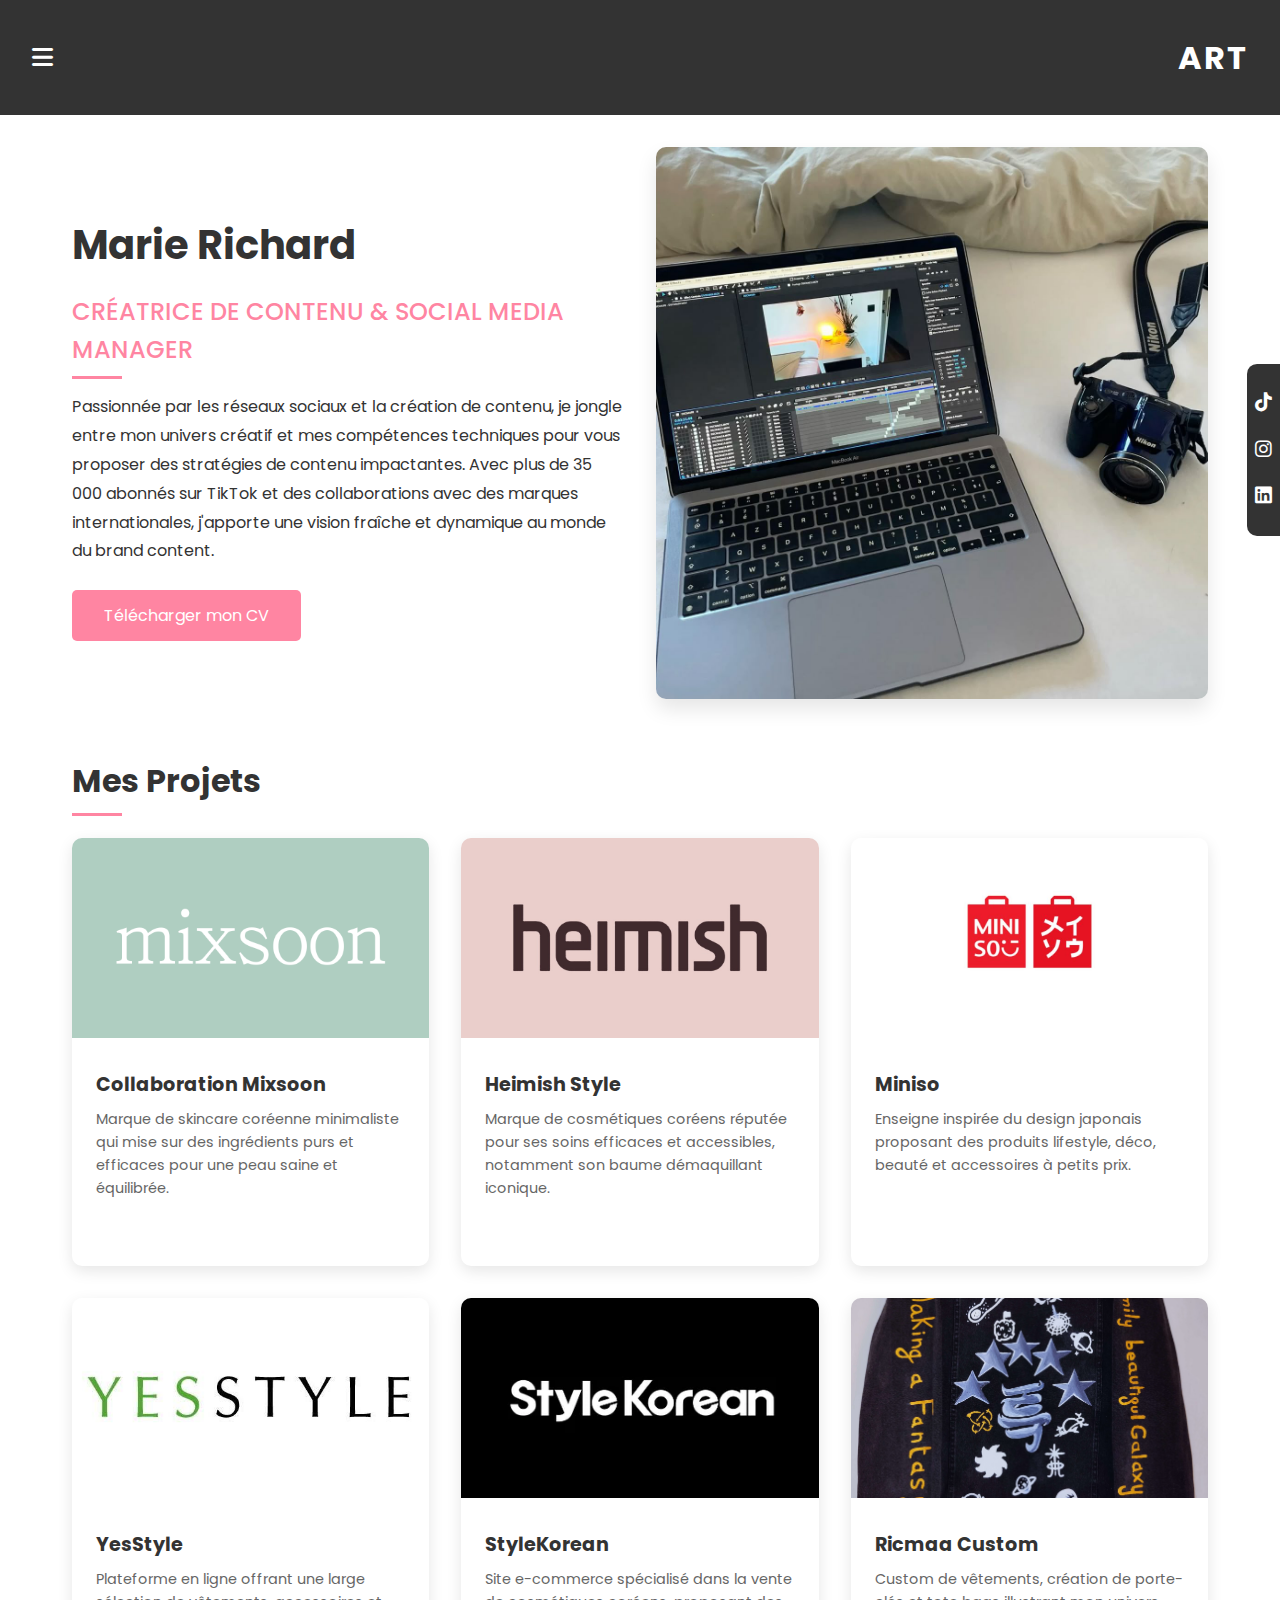
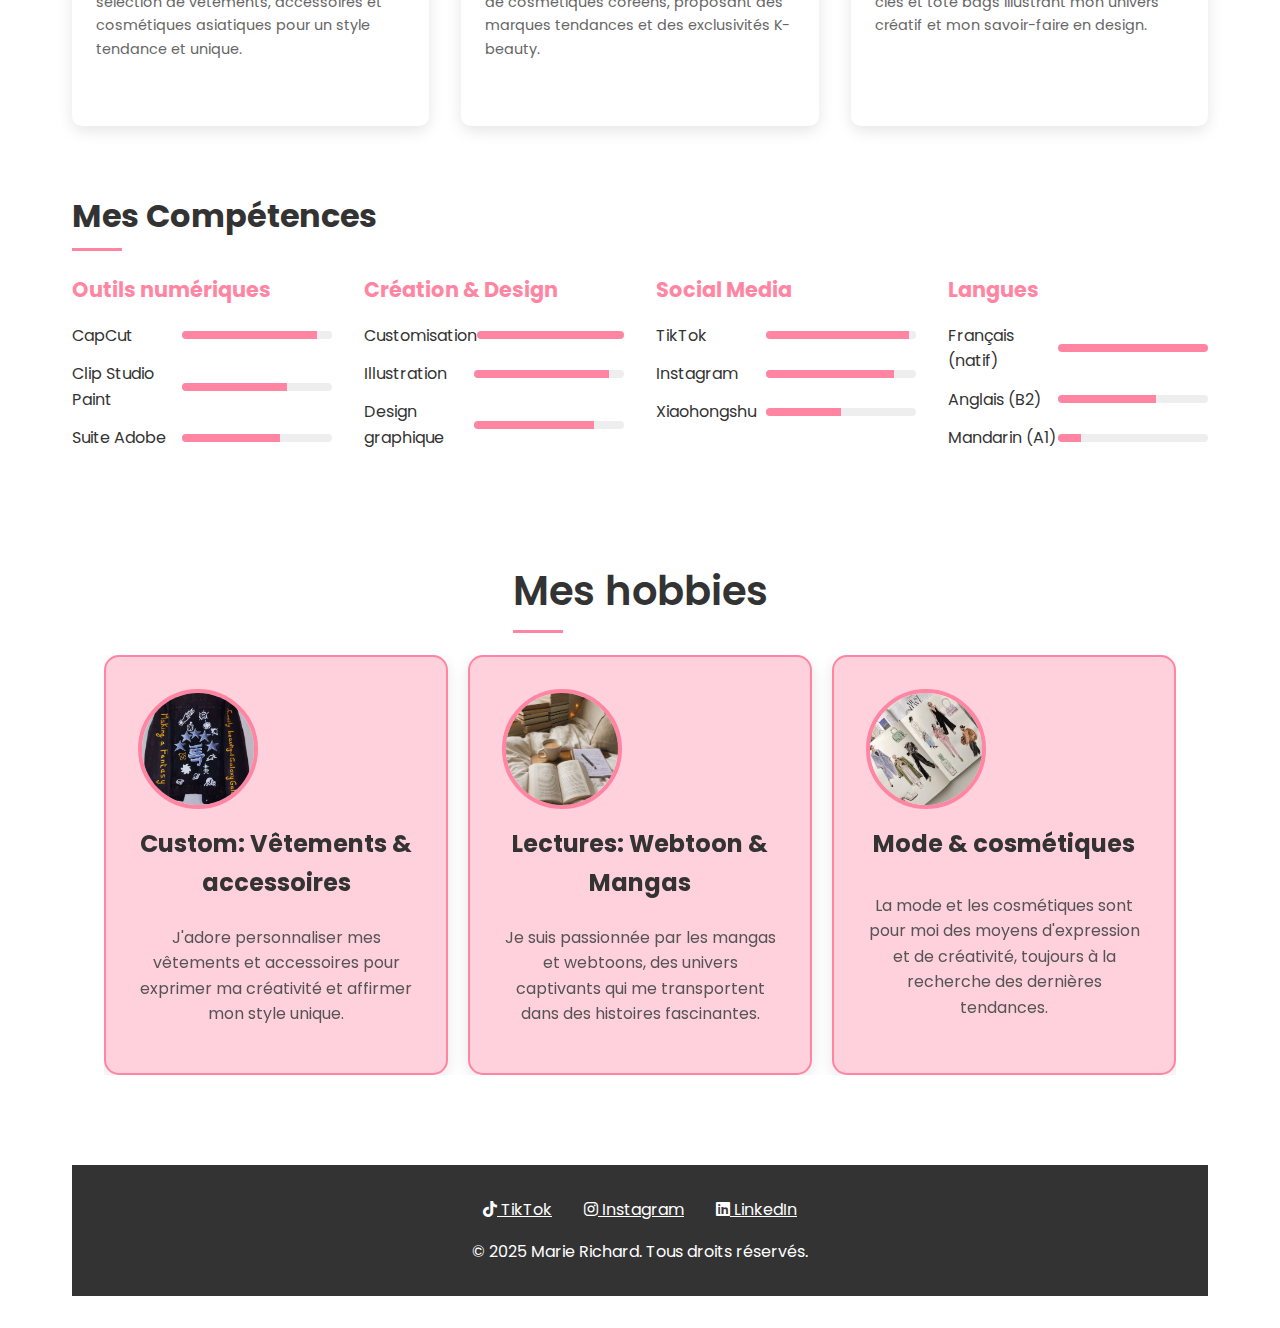
<file: index.html>
<!DOCTYPE html>
<html lang="fr">
<head>
    <meta charset="UTF-8">
    <meta name="viewport" content="width=device-width, initial-scale=1.0">
    <title>Marie Richard - Portfolio</title>
    <link rel="stylesheet" href="css/styles.css">
    <link rel="stylesheet" href="https://cdnjs.cloudflare.com/ajax/libs/font-awesome/6.0.0/css/all.min.css">
    <link rel="stylesheet" href="https://cdnjs.cloudflare.com/ajax/libs/OwlCarousel2/2.3.4/assets/owl.carousel.min.css">
    <link rel="stylesheet" href="https://cdnjs.cloudflare.com/ajax/libs/OwlCarousel2/2.3.4/assets/owl.theme.default.min.css">
    <script src="https://code.jquery.com/jquery-3.6.0.min.js"></script>
    <script src="https://cdnjs.cloudflare.com/ajax/libs/OwlCarousel2/2.3.4/owl.carousel.min.js"></script>
</head>
<body>
    <!-- Header -->
    <header>
        <button class="menu-btn" id="menuBtn">
            <i class="fas fa-bars"></i>
        </button>
        <div class="logo">ART</div>
    </header>
    
    <!-- Navigation Menu -->
    <nav class="menu" id="menu">
        <ul>
            <li><a href="#accueil">Accueil</a></li>
            <li><a href="#projets">Projets</a></li>
            <li><a href="#competences">Compétences</a></li>
            <li><a href="#hobbies">hobbies</a></li>
        </ul>
    </nav>
    
    <!-- Social Media Icons -->
    <div class="social-icons">
        <a href="https://www.tiktok.com/@ricmaa_" target="_blank" title="TikTok"><i class="fab fa-tiktok"></i></a>
        <a href="https://www.instagram.com/ricmaa.custom/" target="_blank" title="Instagram"><i class="fab fa-instagram"></i></a>
        <a href="https://fr.linkedin.com/in/marie-richard-1a8a271ab" target="_blank" title="LinkedIn"><i class="fab fa-linkedin"></i></a>
    </div>
    
    <!-- Main Content -->
    <main>
        <!-- Hero Section -->
        <section class="hero" id="accueil">
            <div class="hero-content">
                <h1>Marie Richard</h1>
                <h2>CRÉATRICE DE CONTENU & SOCIAL MEDIA MANAGER</h2>
                <p>Passionnée par les réseaux sociaux et la création de contenu, je jongle entre mon univers créatif et mes compétences techniques pour vous proposer des stratégies de contenu impactantes. Avec plus de 35 000 abonnés sur TikTok et des collaborations avec des marques internationales, j'apporte une vision fraîche et dynamique au monde du brand content.</p>
                <a href="files/cv_marie_richard.pdf" class="btn" download>Télécharger mon CV</a>
            </div>
            <div class="hero-image">
                <img src="images/page_accueil.jpg" alt="page accueil">
            </div>
        </section>
        
        <!-- Projects Section -->
        <section id="projets">
            <h2>Mes Projets</h2>
            <div class="projects-grid">
                <a href="projects/mixsoon.html" class="project-card-link">
                    <div class="project-card">
                        <img src="images/mixsoon.png" alt="Collaboration Mixsoon" class="project-image">
                        <div class="project-content">
                            <h3 class="project-title">Collaboration Mixsoon</h3>
                            <p class="project-description">Marque de skincare coréenne minimaliste qui mise sur des ingrédients purs et efficaces pour une peau saine et équilibrée.</p>
                            <div class="view-project">Voir le projet <i class="fas fa-arrow-right"></i></div>
                        </div>
                    </div>
                </a>
                <a href="projects/heimish.html" class="project-card-link">
                    <div class="project-card">
                        <img src="images/heimish.jpg" alt="Heimish Style" class="project-image">
                        <div class="project-content">
                            <h3 class="project-title">Heimish Style</h3>
                            <p class="project-description">Marque de cosmétiques coréens réputée pour ses soins efficaces et accessibles, notamment son baume démaquillant iconique.</p>
                            <div class="view-project">Voir le projet <i class="fas fa-arrow-right"></i></div>
                        </div>
                    </div>
                </a>
                <a href="projects/miniso.html" class="project-card-link">
                    <div class="project-card">
                        <img src="images/miniso.jpg" alt="Miniso" class="project-image">
                        <div class="project-content">
                            <h3 class="project-title">Miniso</h3>
                            <p class="project-description">Enseigne inspirée du design japonais proposant des produits lifestyle, déco, beauté et accessoires à petits prix.</p>
                            <div class="view-project">Voir le projet <i class="fas fa-arrow-right"></i></div>
                        </div>
                    </div>
                </a>
                <a href="projects/yesstyle.html" class="project-card-link">
                    <div class="project-card">
                        <img src="images/yesstyle.jpg" alt="YesStyle" class="project-image">
                        <div class="project-content">
                            <h3 class="project-title">YesStyle</h3>
                            <p class="project-description">Plateforme en ligne offrant une large sélection de vêtements, accessoires et cosmétiques asiatiques pour un style tendance et unique.</p>
                            <div class="view-project">Voir le projet <i class="fas fa-arrow-right"></i></div>
                        </div>
                    </div>
                </a>
                <a href="projects/stylekorean.html" class="project-card-link">
                    <div class="project-card">
                        <img src="images/stylekorean.jpg" alt="StyleKorean" class="project-image">
                        <div class="project-content">
                            <h3 class="project-title">StyleKorean</h3>
                            <p class="project-description">Site e-commerce spécialisé dans la vente de cosmétiques coréens, proposant des marques tendances et des exclusivités K-beauty.</p>
                            <div class="view-project">Voir le projet <i class="fas fa-arrow-right"></i></div>
                        </div>
                    </div>
                </a>
                <a href="projects/custom.html" class="project-card-link">
                    <div class="project-card">
                        <img src="images/custom.jpg" alt="Ricmaa Custom" class="project-image">
                        <div class="project-content">
                            <h3 class="project-title">Ricmaa Custom</h3>
                            <p class="project-description">Custom de vêtements, création de porte-clés et tote bags illustrant mon univers créatif et mon savoir-faire en design.</p>
                            <div class="view-project">Voir le projet <i class="fas fa-arrow-right"></i></div>
                        </div>
                    </div>
                </a>
            </div>
        </section>
        
        <!-- Skills Section -->
        <section id="competences">
            <h2>Mes Compétences</h2>
            <div class="skills-container">
                <div class="skill-category">
                    <h3>Outils numériques</h3>
                    <div class="skill-item">
                        <div class="skill-name">CapCut</div>
                        <div class="skill-level">
                            <div class="skill-level-fill" style="width: 90%;"></div>
                        </div>
                    </div>
                    <div class="skill-item">
                        <div class="skill-name">Clip Studio Paint</div>
                        <div class="skill-level">
                            <div class="skill-level-fill" style="width: 70%;"></div>
                        </div>
                    </div>
                    <div class="skill-item">
                        <div class="skill-name">Suite Adobe</div>
                        <div class="skill-level">
                            <div class="skill-level-fill" style="width: 65%;"></div>
                        </div>
                    </div>
                </div>
                <div class="skill-category">
                    <h3>Création & Design</h3>
                    <div class="skill-item">
                        <div class="skill-name">Customisation</div>
                        <div class="skill-level">
                            <div class="skill-level-fill" style="width: 100%;"></div>
                        </div>
                    </div>
                    <div class="skill-item">
                        <div class="skill-name">Illustration</div>
                        <div class="skill-level">
                            <div class="skill-level-fill" style="width: 90%;"></div>
                        </div>
                    </div>
                    <div class="skill-item">
                        <div class="skill-name">Design graphique</div>
                        <div class="skill-level">
                            <div class="skill-level-fill" style="width: 80%;"></div>
                        </div>
                    </div>
                </div>
                <div class="skill-category">
                    <h3>Social Media</h3>
                    <div class="skill-item">
                        <div class="skill-name">TikTok</div>
                        <div class="skill-level">
                            <div class="skill-level-fill" style="width: 95%;"></div>
                        </div>
                    </div>
                    <div class="skill-item">
                        <div class="skill-name">Instagram</div>
                        <div class="skill-level">
                            <div class="skill-level-fill" style="width: 85%;"></div>
                        </div>
                    </div>
                    <div class="skill-item">
                        <div class="skill-name">Xiaohongshu</div>
                        <div class="skill-level">
                            <div class="skill-level-fill" style="width: 50%;"></div>
                        </div>
                    </div>
                </div>
                <div class="skill-category">
                    <h3>Langues</h3>
                    <div class="skill-item">
                        <div class="skill-name">Français (natif)</div>
                        <div class="skill-level">
                            <div class="skill-level-fill" style="width: 100%;"></div>
                        </div>
                    </div>
                    <div class="skill-item">
                        <div class="skill-name">Anglais (B2)</div>
                        <div class="skill-level">
                            <div class="skill-level-fill" style="width: 65%;"></div>
                        </div>
                    </div>
                    <div class="skill-item">
                        <div class="skill-name">Mandarin (A1)</div>
                        <div class="skill-level">
                            <div class="skill-level-fill" style="width: 15%;"></div>
                        </div>
                    </div>
                </div>
            </div>
        </section>
        
        <!-- MES HOBBIES start -->
        <section class="hobbies" id="hobbies">
            <div class="max-width">
                <h2 class="title">Mes hobbies</h2>
                <div class="carousel owl-carousel">
                    <div class="card">
                        <div class="box">
                            <img src="images/custom.jpg" alt="Custom">
                            <div class="text">Custom: Vêtements & accessoires</div>
                            <p>J'adore personnaliser mes vêtements et accessoires pour exprimer ma créativité et affirmer mon style unique.</p>
                        </div>
                    </div>
                    <div class="card">
                        <div class="box">
                            <img src="images/read.jpg" alt="Lectures">
                            <div class="text">Lectures: Webtoon & Mangas</div>
                            <p>Je suis passionnée par les mangas et webtoons, des univers captivants qui me transportent dans des histoires fascinantes.</p>
                        </div>
                    </div>
                    <div class="card">
                        <div class="box">
                            <img src="images/mode.jpg" alt="Mode & cosmétiques">
                            <div class="text">Mode & cosmétiques</div>
                            <p>La mode et les cosmétiques sont pour moi des moyens d'expression et de créativité, toujours à la recherche des dernières tendances.</p>
                        </div>
                    </div>
                    <div class="card">
                        <div class="box">
                            <img src="images/voyage.jpg" alt="Voyage">
                            <div class="text">Voyage</div>
                            <p>Voyager me permet de découvrir de nouvelles cultures, de nouvelles inspirations et d'enrichir ma vision du monde.</p>
                        </div>
                    </div>
                    <div class="card">
                        <div class="box">
                            <img src="images/music.jpg" alt="Musique">
                            <div class="text">Musique</div>
                            <p>La musique rythme ma vie, que ce soit en découvrant de nouveaux sons ou en explorant différents genres musicaux.</p>
                        </div>
                    </div>
                </div>
            </div>
        </section>
    <!-- Footer -->
    <footer>
        <div class="footer-links">
            <a href="https://www.tiktok.com/@ricmaa_" target="_blank" title="TikTok"><i class="fab fa-tiktok"></i> TikTok</a>
            <a href="https://www.instagram.com/ricmaa.custom/" target="_blank" title="Instagram"><i class="fab fa-instagram"></i> Instagram</a>
            <a href="https://fr.linkedin.com/in/marie-richard-1a8a271ab" target="_blank" title="LinkedIn"><i class="fab fa-linkedin"></i> LinkedIn</a>
        </div>
        <p>© 2025 Marie Richard. Tous droits réservés.</p>
    </footer>
    
    <script src="js/script.js"></script>
</body>
</html>
</file>
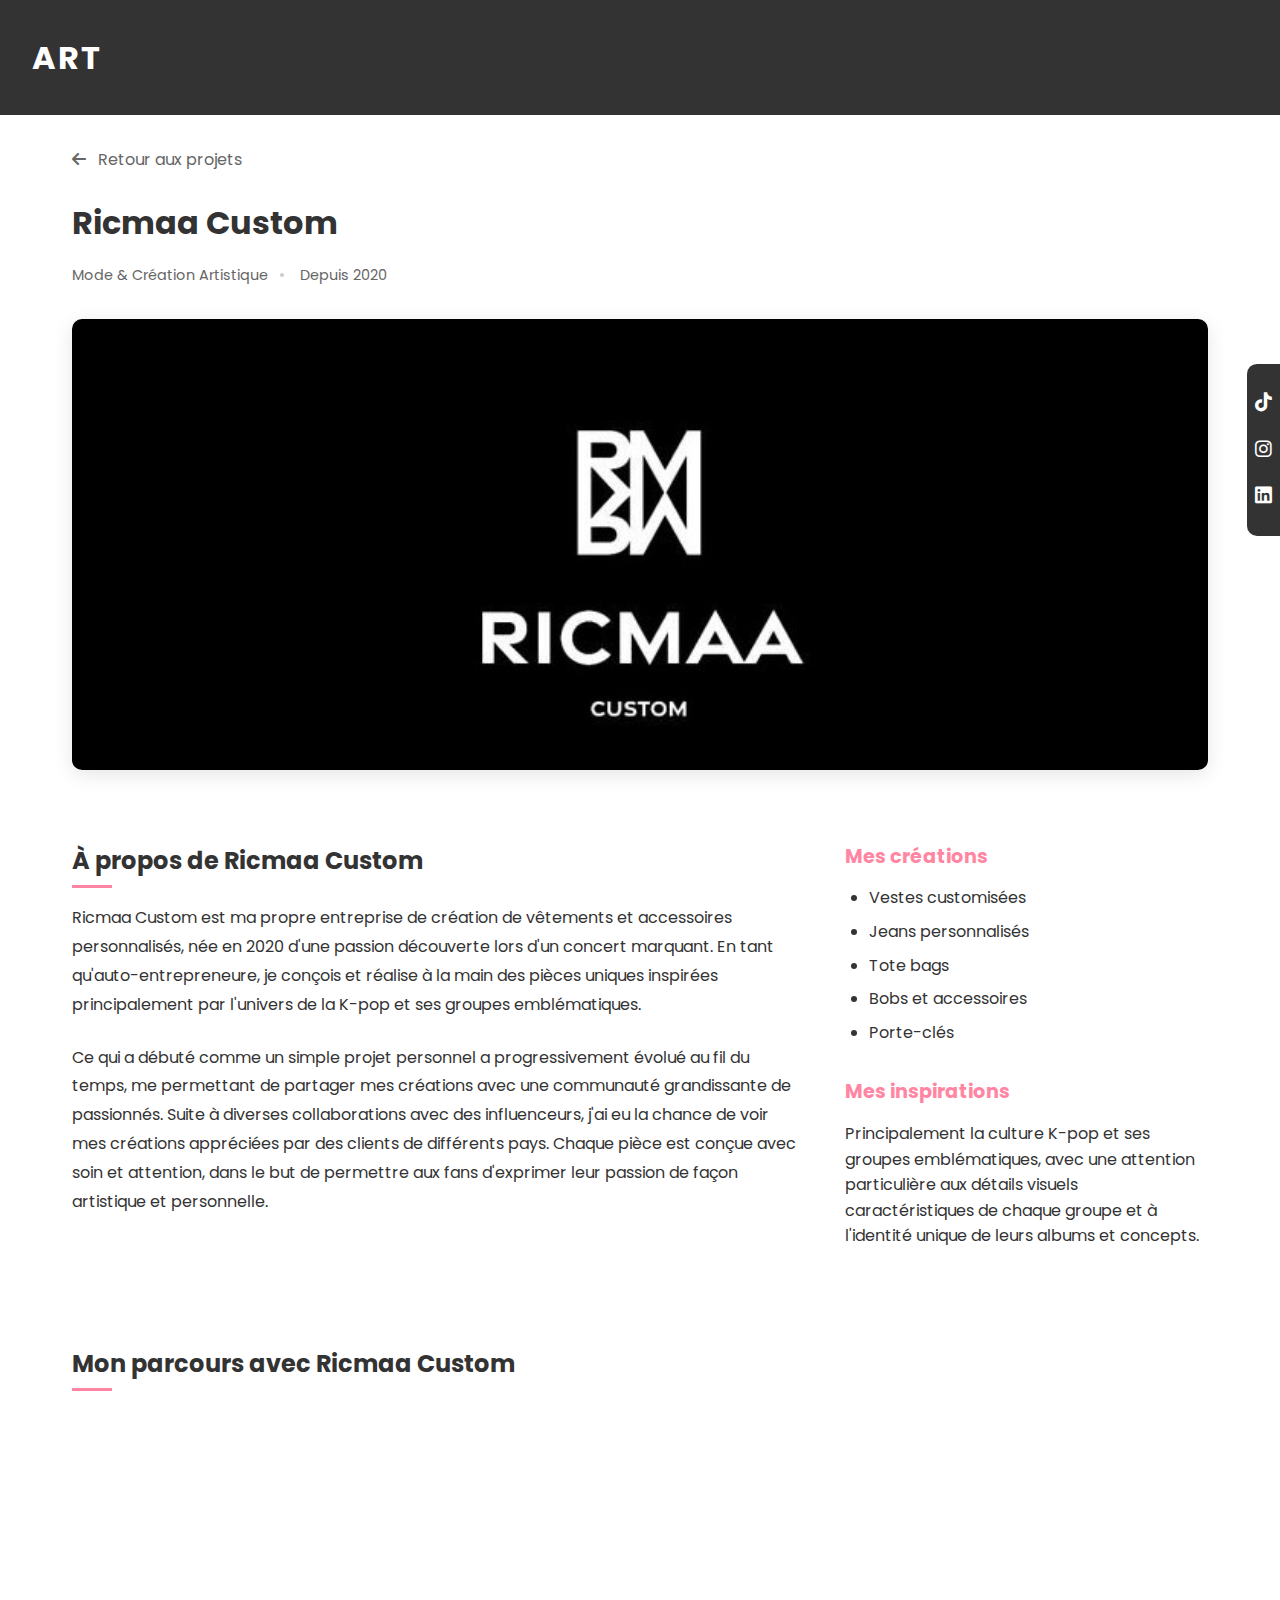
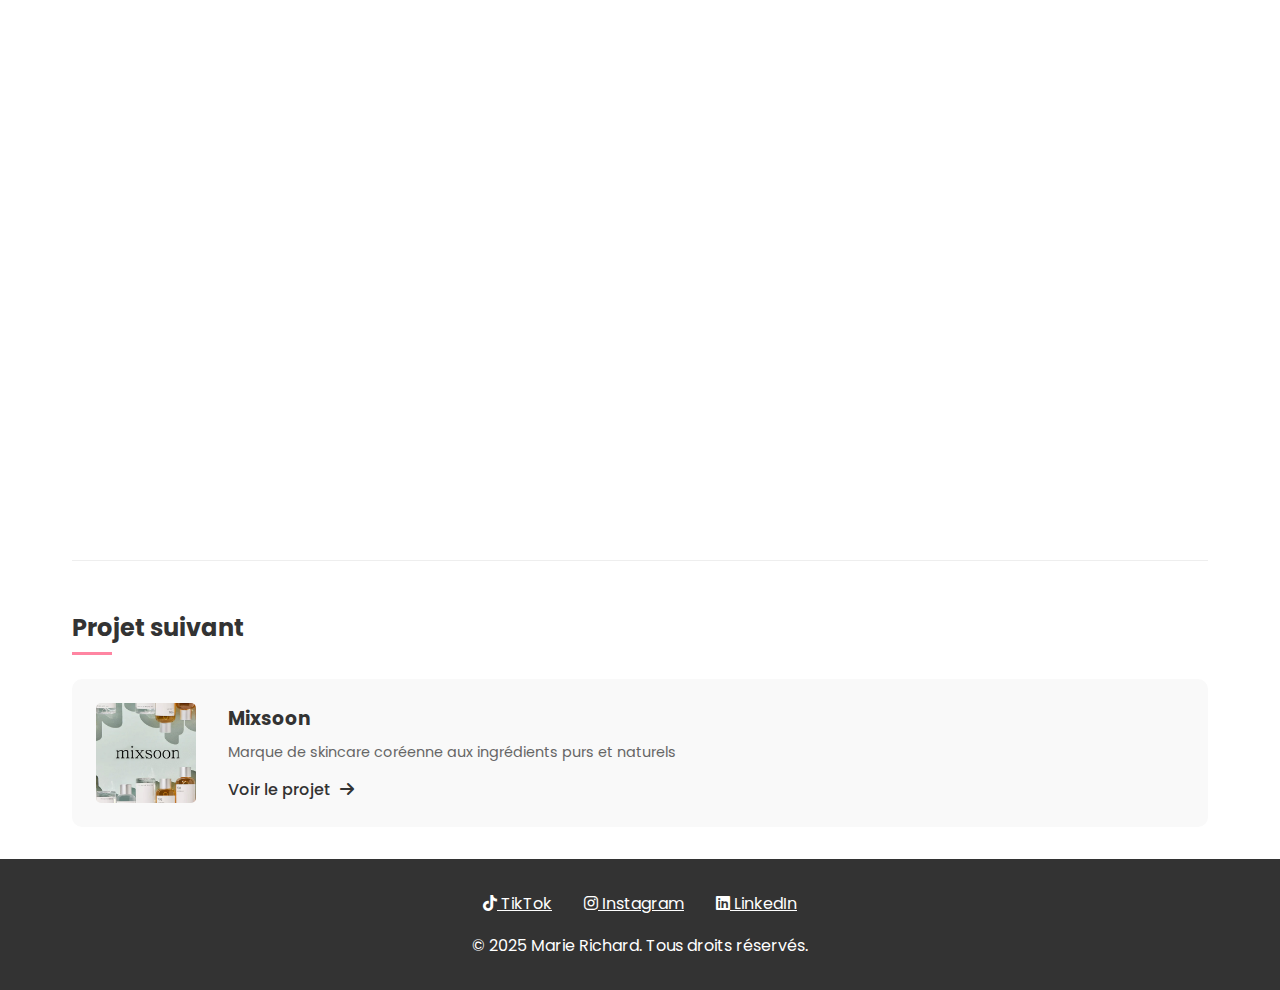
<file: projects/custom.html>
<!DOCTYPE html>
<html lang="fr">
    <head>
        <meta charset="UTF-8">
        <meta name="viewport" content="width=device-width, initial-scale=1.0">
        <title>Ricmaa Custom - Marie Richard</title>
        <link rel="stylesheet" href="project.css">
        <link rel="stylesheet" href="https://cdnjs.cloudflare.com/ajax/libs/font-awesome/6.0.0/css/all.min.css">
    </head>
<body>
    <!-- Header -->
    <header>
        <div class="logo">ART</div>
    </header>

    <!-- Social Media Icons -->
    <div class="social-icons">
        <a href="https://www.tiktok.com/@ricmaa_" target="_blank" title="TikTok"><i class="fab fa-tiktok"></i></a>
        <a href="https://www.instagram.com/ricmaa.custom/" target="_blank" title="Instagram"><i class="fab fa-instagram"></i></a>
        <a href="https://fr.linkedin.com/in/marie-richard-1a8a271ab" target="_blank" title="LinkedIn"><i class="fab fa-linkedin"></i></a>
    </div>
    
    <!-- Main Content -->
    <main>
        <!-- Project Hero Section -->
        <section class="project-hero">
            <div class="project-header">
                <a href="../index.html#projets" class="back-link"><i class="fas fa-arrow-left"></i> Retour aux projets</a>
                <h1>Ricmaa Custom</h1>
                <div class="project-meta">
                    <span class="project-type">Mode & Création Artistique</span>
                    <span class="project-year">Depuis 2020</span>
                </div>
            </div>
            <div class="project-featured-image">
                <img src="../images/ricmaa_custom_banner.jpg" alt="Ricmaa Custom Banner" class="featured-image">
            </div>
        </section>
        
        <!-- Project Description -->
        <section class="project-description">
            <div class="project-info">
                <div class="project-about">
                    <h2>À propos de Ricmaa Custom</h2>
                    <p>Ricmaa Custom est ma propre entreprise de création de vêtements et accessoires personnalisés, née en 2020 d'une passion découverte lors d'un concert marquant. En tant qu'auto-entrepreneure, je conçois et réalise à la main des pièces uniques inspirées principalement par l'univers de la K-pop et ses groupes emblématiques.</p>
                    <p>Ce qui a débuté comme un simple projet personnel a progressivement évolué au fil du temps, me permettant de partager mes créations avec une communauté grandissante de passionnés. Suite à diverses collaborations avec des influenceurs, j'ai eu la chance de voir mes créations appréciées par des clients de différents pays. Chaque pièce est conçue avec soin et attention, dans le but de permettre aux fans d'exprimer leur passion de façon artistique et personnelle.</p>
                </div>
                <div class="project-details">
                    <div class="detail-item">
                        <h3>Mes créations</h3>
                        <ul>
                            <li>Vestes customisées</li>
                            <li>Jeans personnalisés</li>
                            <li>Tote bags</li>
                            <li>Bobs et accessoires</li>
                            <li>Porte-clés</li>
                        </ul>
                    </div>
                    <div class="detail-item">
                        <h3>Mes inspirations</h3>
                        <p>Principalement la culture K-pop et ses groupes emblématiques, avec une attention particulière aux détails visuels caractéristiques de chaque groupe et à l'identité unique de leurs albums et concepts.</p>
                    </div>
                </div>
            </div>
        </section>
        
        <!-- Project Content -->
        <section class="project-content">
            <h2>Mon parcours avec Ricmaa Custom</h2>
            
            <div class="content-block">
                <p>L'aventure Ricmaa Custom a débuté en 2020, lorsque j'ai créé ma toute première veste personnalisée pour un concert particulièrement important pour moi. Ce moment a été une véritable révélation, déclenchant une passion pour la customisation de vêtements qui ne m'a plus quittée depuis.</p>
                
                <p>Au fil des années, j'ai perfectionné mes techniques et élargi ma gamme de créations, passant des vestes aux jeans, tote bags, bobs et divers accessoires. Chaque pièce est unique, conçue et réalisée entièrement à la main, avec un souci du détail qui est devenu ma signature.</p>
                
                <p>Ce qui distingue Ricmaa Custom, c'est l'alliance entre qualité artisanale et références culturelles contemporaines. Mes créations ne sont pas de simples vêtements, mais de véritables déclarations d'amour envers la culture K-pop et ses artistes, permettant aux fans de porter leur passion de manière élégante et originale.</p>
            </div>
            
            <div class="video-feature">
                <h3>La collaboration qui a tout changé</h3>
                <p>En 2023, j'ai offert une veste customisée Stray Kids à Narimane, une influenceuse TikTok. Sa vidéo de présentation a connu un succès fulgurant, générant un impact considérable sur mon activité.</p>
                
                <div class="tiktok-embed">
                    <blockquote class="tiktok-embed" cite="https://www.tiktok.com/@narimaneee/video/7280567377786408224" data-video-id="7280567377786408224" style="max-width: 605px;min-width: 325px;" > <section> <a target="_blank" title="@narimaneee" href="https://www.tiktok.com/@narimaneee?refer=embed">@narimaneee</a> SCREAMINGGGG OMG TYSM TO @&#47;ricmaa.custom on instagram for the jacket and the keychain customs !!! IT'S SO BEAUTIFUL 😫😫 <a title="fyp" target="_blank" href="https://www.tiktok.com/tag/fyp?refer=embed">#fyp</a> <a title="fypシ" target="_blank" href="https://www.tiktok.com/tag/fyp%E3%82%B7?refer=embed">#fypシ</a> <a title="kpopfyp" target="_blank" href="https://www.tiktok.com/tag/kpopfyp?refer=embed">#kpopfyp</a> <a title="kpop" target="_blank" href="https://www.tiktok.com/tag/kpop?refer=embed">#kpop</a> <a title="straykids" target="_blank" href="https://www.tiktok.com/tag/straykids?refer=embed">#straykids</a> <a title="skz" target="_blank" href="https://www.tiktok.com/tag/skz?refer=embed">#skz</a> <a title="스트레이키즈" target="_blank" href="https://www.tiktok.com/tag/%EC%8A%A4%ED%8A%B8%EB%A0%88%EC%9D%B4%ED%82%A4%EC%A6%88?refer=embed">#스트레이키즈</a> <a title="skzstay" target="_blank" href="https://www.tiktok.com/tag/skzstay?refer=embed">#skzstay</a> <a title="lovestay" target="_blank" href="https://www.tiktok.com/tag/lovestay?refer=embed">#lovestay</a> <a title="bangchan" target="_blank" href="https://www.tiktok.com/tag/bangchan?refer=embed">#bangchan</a> <a title="방찬" target="_blank" href="https://www.tiktok.com/tag/%EB%B0%A9%EC%B0%AC?refer=embed">#방찬</a> <a title="leeknow" target="_blank" href="https://www.tiktok.com/tag/leeknow?refer=embed">#leeknow</a> <a title="리노" target="_blank" href="https://www.tiktok.com/tag/%EB%A6%AC%EB%85%B8?refer=embed">#리노</a> <a title="hyunjin" target="_blank" href="https://www.tiktok.com/tag/hyunjin?refer=embed">#hyunjin</a> <a title="현진" target="_blank" href="https://www.tiktok.com/tag/%ED%98%84%EC%A7%84?refer=embed">#현진</a> <a title="han" target="_blank" href="https://www.tiktok.com/tag/han?refer=embed">#han</a> <a title="한" target="_blank" href="https://www.tiktok.com/tag/%ED%95%9C?refer=embed">#한</a> <a title="felix" target="_blank" href="https://www.tiktok.com/tag/felix?refer=embed">#felix</a> <a title="필릭스" target="_blank" href="https://www.tiktok.com/tag/%ED%95%84%EB%A6%AD%EC%8A%A4?refer=embed">#필릭스</a> <a title="changbin" target="_blank" href="https://www.tiktok.com/tag/changbin?refer=embed">#changbin</a> <a title="창빈" target="_blank" href="https://www.tiktok.com/tag/%EC%B0%BD%EB%B9%88?refer=embed">#창빈</a> <a title="seungmin" target="_blank" href="https://www.tiktok.com/tag/seungmin?refer=embed">#seungmin</a> <a title="승민" target="_blank" href="https://www.tiktok.com/tag/%EC%8A%B9%EB%AF%BC?refer=embed">#승민</a> <a title="i_n" target="_blank" href="https://www.tiktok.com/tag/i_n?refer=embed">#I_N</a> <a title="아이엔" target="_blank" href="https://www.tiktok.com/tag/%EC%95%84%EC%9D%B4%EC%97%94?refer=embed">#아이엔</a> <a target="_blank" title="♬ son original - NARIMANE" href="https://www.tiktok.com/music/son-original-7280567401266694944?refer=embed">♬ son original - NARIMANE</a> </section> </blockquote> <script async src="https://www.tiktok.com/embed.js"></script>
                </div>
                
                <div class="video-stats" style="display: flex; justify-content: space-around; background-color: #f9f9f9; padding: 15px; border-radius: 10px; margin-top: 20px;">
                    <div class="stat-item">
                        <i class="fas fa-heart" style="color: #ff4c4c;"></i>
                        <span><strong>200K</strong> J'aime</span>
                    </div>
                    <div class="stat-item">
                        <i class="fas fa-comment" style="color: #4c6fff;"></i>
                        <span><strong>1550</strong> Commentaires</span>
                    </div>
                    <div class="stat-item">
                        <i class="fas fa-bookmark" style="color: #ffcc4c;"></i>
                        <span><strong>27K</strong> Favoris</span>
                    </div>
                    <div class="stat-item">
                        <i class="fas fa-share" style="color: #4cff4c;"></i>
                        <span><strong>11K</strong> Partages</span>
                    </div>
                </div>
            </div>
            
            <div class="content-block">
                <h3>L'impact sur mon activité</h3>
                
                <p>Cette vidéo virale a complètement transformé mon activité, créant un véritable tournant pour Ricmaa Custom :</p>
                
                <div class="impact-stats" style="display: flex; flex-wrap: wrap; gap: 20px; margin: 20px 0;">
                    <div class="impact-item" style="flex: 1 1 300px; background-color: #f9f9f9; padding: 20px; border-radius: 10px; text-align: center;">
                        <div style="font-size: 2.5rem; font-weight: bold; color: #ff85a2; margin-bottom: 10px;">+500%</div>
                        <p>Augmentation des commandes mensuelles suite à la vidéo virale</p>
                    </div>
                    
                    <div class="impact-item" style="flex: 1 1 300px; background-color: #f9f9f9; padding: 20px; border-radius: 10px; text-align: center;">
                        <div style="font-size: 2.5rem; font-weight: bold; color: #ff85a2; margin-bottom: 10px;">3 → 15</div>
                        <p>Evolution mensuelle du nombre de vestes vendues</p>
                    </div>
                </div>
                
                <p>Au-delà des chiffres, cette exposition a considérablement élargi ma clientèle internationale. Je reçois désormais des commandes de nombreux pays à travers le monde, notamment de Corée du Sud, des États-Unis, de divers pays d'Afrique et d'Europe. Cette diversification géographique a enrichi mon expérience créative, m'amenant à adapter mes designs aux attentes et préférences culturelles variées de mes clients.</p>
            </div>
            
            <div class="video-feature">
                <h3>Une création complexe sur jean</h3>
                <p>Voici l'une de mes créations les plus ambitieuses : un jean entièrement customisé représentant un projet particulièrement exigeant tant en temps qu'en investissement.</p>
                
                <div class="tiktok-embed">
                    <blockquote class="tiktok-embed" cite="https://www.tiktok.com/@ricmaa_/video/7467651389045476630" data-video-id="7467651389045476630" style="max-width: 605px;min-width: 325px;" > <section> <a target="_blank" title="@ricmaa_" href="https://www.tiktok.com/@ricmaa_?refer=embed">@ricmaa_</a> Do you like it? This custom was one of my longest and most expensive projects! I&#39;m very proud of it. 🥹💗 Can you please share this video? It will be a great help in financing my next projects. Thank you for your support! 🥹  I will announce a giveaway with another custom soon✨ follow me on Instagram ! (Link in bio ) 💗 <a title="smallbusiness" target="_blank" href="https://www.tiktok.com/tag/smallbusiness?refer=embed">#smallbusiness</a> <a title="custom" target="_blank" href="https://www.tiktok.com/tag/custom?refer=embed">#custom</a> <a title="kpop" target="_blank" href="https://www.tiktok.com/tag/kpop?refer=embed">#kpop</a> <a title="straykids" target="_blank" href="https://www.tiktok.com/tag/straykids?refer=embed">#straykids</a> <a title="skz" target="_blank" href="https://www.tiktok.com/tag/skz?refer=embed">#skz</a> <a title="fyp" target="_blank" href="https://www.tiktok.com/tag/fyp?refer=embed">#fyp</a> <a title="kpopart" target="_blank" href="https://www.tiktok.com/tag/kpopart?refer=embed">#kpopart</a> <a title="straykidsstay" target="_blank" href="https://www.tiktok.com/tag/straykidsstay?refer=embed">#straykidsstay</a> <a title="art" target="_blank" href="https://www.tiktok.com/tag/art?refer=embed">#art</a> <a title="artist" target="_blank" href="https://www.tiktok.com/tag/artist?refer=embed">#artist</a> <a title="jeanscustom" target="_blank" href="https://www.tiktok.com/tag/jeanscustom?refer=embed">#jeanscustom</a> <a target="_blank" title="♬ original sound - Emma🌚" href="https://www.tiktok.com/music/original-sound-7448811622522538783?refer=embed">♬ original sound - Emma🌚</a> </section> </blockquote> <script async src="https://www.tiktok.com/embed.js"></script>
                </div>
            </div>
            
            <div class="content-block">
                <h3>Mon processus créatif</h3>
                
                <div class="process-grid" style="display: grid; grid-template-columns: repeat(auto-fit, minmax(200px, 1fr)); gap: 15px; margin-top: 20px;">
                    <div class="process-step" style="background-color: #f9f9f9; padding: 15px; border-radius: 10px;">
                        <h4><i class="fas fa-lightbulb" style="color: #ff85a2;"></i> Inspiration</h4>
                        <p>Chaque création débute par une immersion dans l'univers visuel du groupe ou de l'artiste, étudiant attentivement les concepts d'albums, les couleurs dominantes et les symboles emblématiques.</p>
                    </div>
                    
                    <div class="process-step" style="background-color: #f9f9f9; padding: 15px; border-radius: 10px;">
                        <h4><i class="fas fa-pencil-alt" style="color: #ff85a2;"></i> Conception</h4>
                        <p>Je réalise plusieurs croquis préparatoires pour explorer différentes compositions, m'assurant que le design final soit à la fois esthétique et fidèle à l'identité du groupe.</p>
                    </div>
                    
                    <div class="process-step" style="background-color: #f9f9f9; padding: 15px; border-radius: 10px;">
                        <h4><i class="fas fa-paint-brush" style="color: #ff85a2;"></i> Création</h4>
                        <p>La réalisation implique diverses techniques artistiques - peinture textile, broderie, appliqués, transferts - parfois combinées sur une même pièce pour obtenir des effets de profondeur et de texture.</p>
                    </div>
                    
                    <div class="process-step" style="background-color: #f9f9f9; padding: 15px; border-radius: 10px;">
                        <h4><i class="fas fa-check-circle" style="color: #ff85a2;"></i> Finalisation</h4>
                        <p>Chaque création subit un processus de fixation et de protection pour garantir sa durabilité, permettant aux clients de porter leurs pièces sans craindre d'altérer le design.</p>
                    </div>
                </div>
            </div>
            
            <div class="image-gallery">
                <h3>Galerie de créations</h3>
                <div class="gallery-grid">
                    <div class="gallery-item">
                        <img src="../images/ricmaa_custom_jacket1.jpg" alt="Veste customisée Stray Kids">
                    </div>
                    <div class="gallery-item">
                        <img src="../images/ricmaa_custom_print_totebag.jpg" alt="Jean customisé K-pop">
                    </div>
                    <div class="gallery-item">
                        <img src="../images/ricmaa_custom_totebag.jpg" alt="Tote bag customisé">
                    </div>
                    <div class="gallery-item">
                        <img src="../images/ricmaa_custom_accessories.jpg" alt="Accessoires customisés">
                    </div>
                </div>
            </div>
        </section>

        <!-- Next Project -->
        <section class="next-project">
            <h2>Projet suivant</h2>
            <a href="mixsoon.html" class="next-project-card">
                <img src="../images/mixsoon_banner.jpg" alt="Mixsoon" class="next-project-image">
                <div class="next-project-info">
                    <h3>Mixsoon</h3>
                    <p>Marque de skincare coréenne aux ingrédients purs et naturels</p>
                    <span class="next-link">Voir le projet <i class="fas fa-arrow-right"></i></span>
                </div>
            </a>
        </section>
    </main>
    
    <!-- Footer -->
    <footer>
        <div class="footer-links">
            <a href="https://www.tiktok.com/@ricmaa_" target="_blank" title="TikTok"><i class="fab fa-tiktok"></i> TikTok</a>
            <a href="https://www.instagram.com/ricmaa.custom/" target="_blank" title="Instagram"><i class="fab fa-instagram"></i> Instagram</a>
            <a href="https://fr.linkedin.com/in/marie-richard-1a8a271ab" target="_blank" title="LinkedIn"><i class="fab fa-linkedin"></i> LinkedIn</a>
        </div>
        <p>© 2025 Marie Richard. Tous droits réservés.</p>
    </footer>
    <script src="project.js"></script>
</body>
</html>
</file>
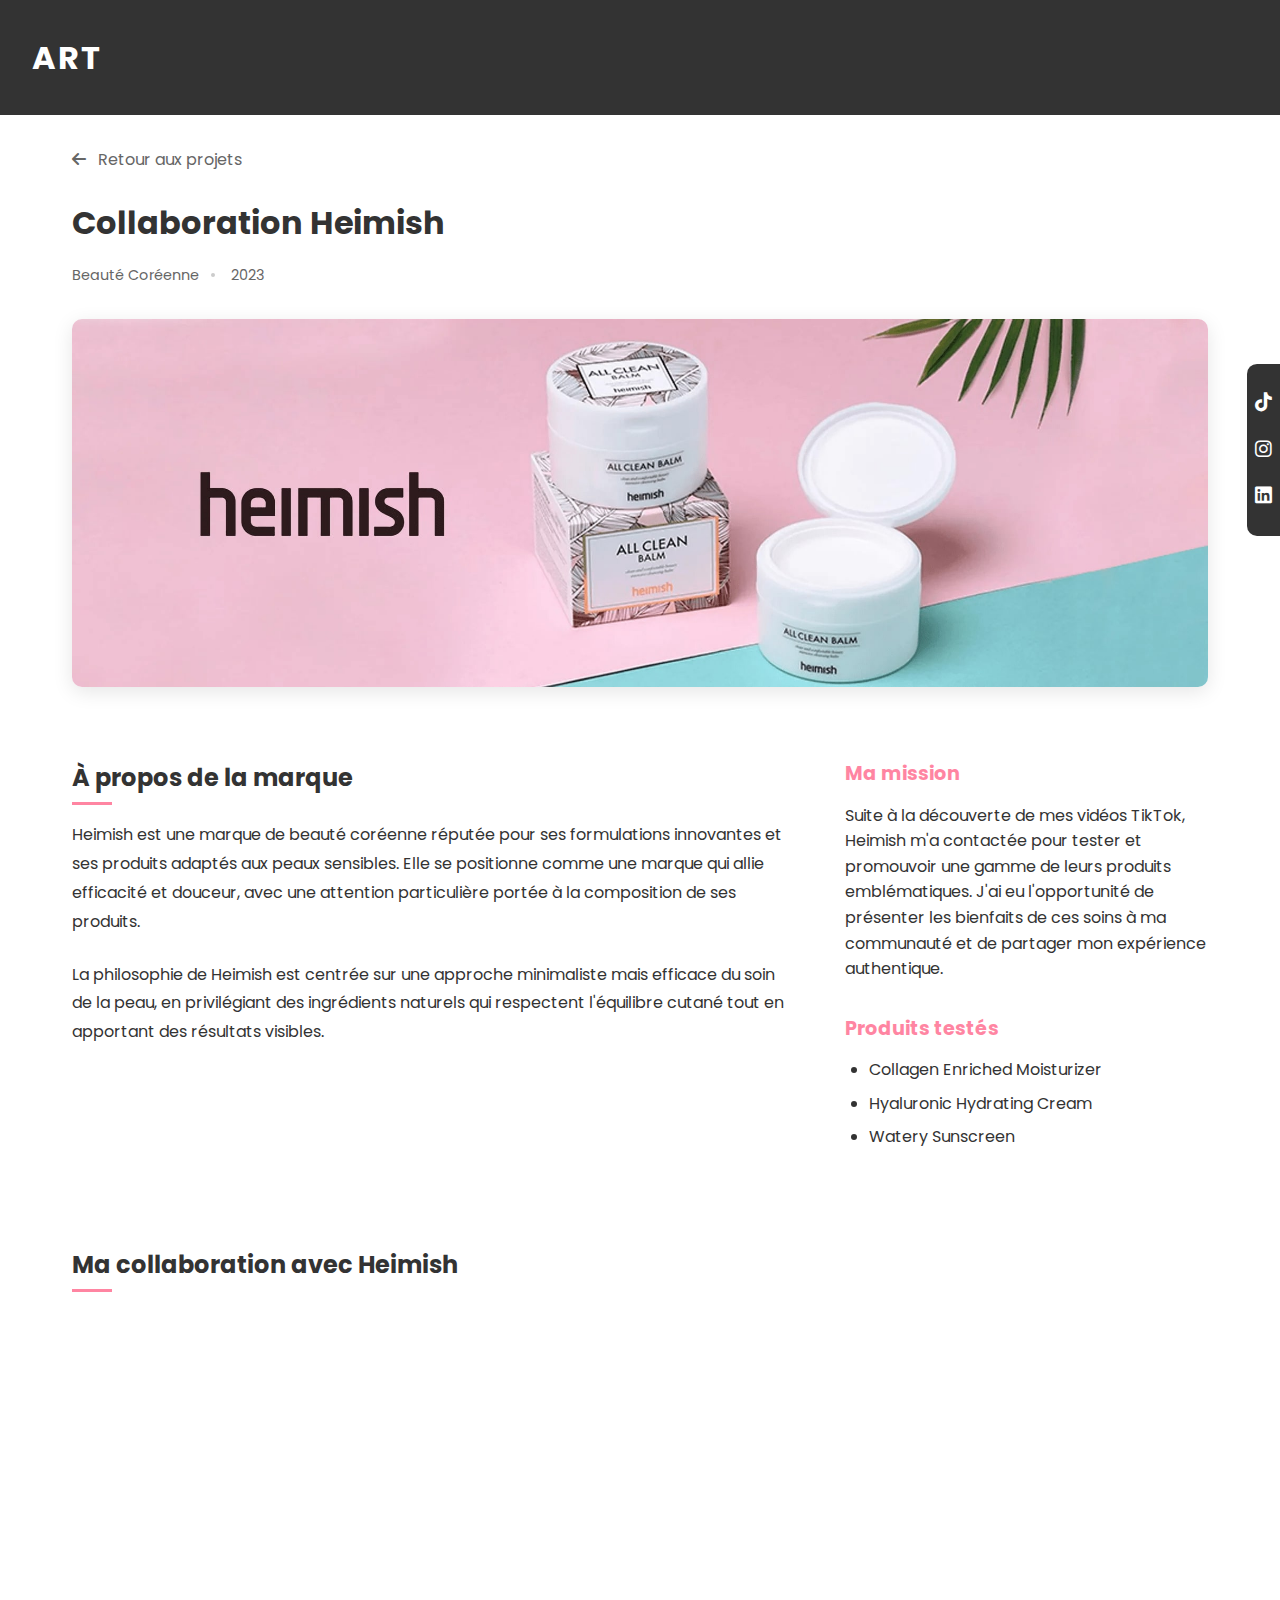
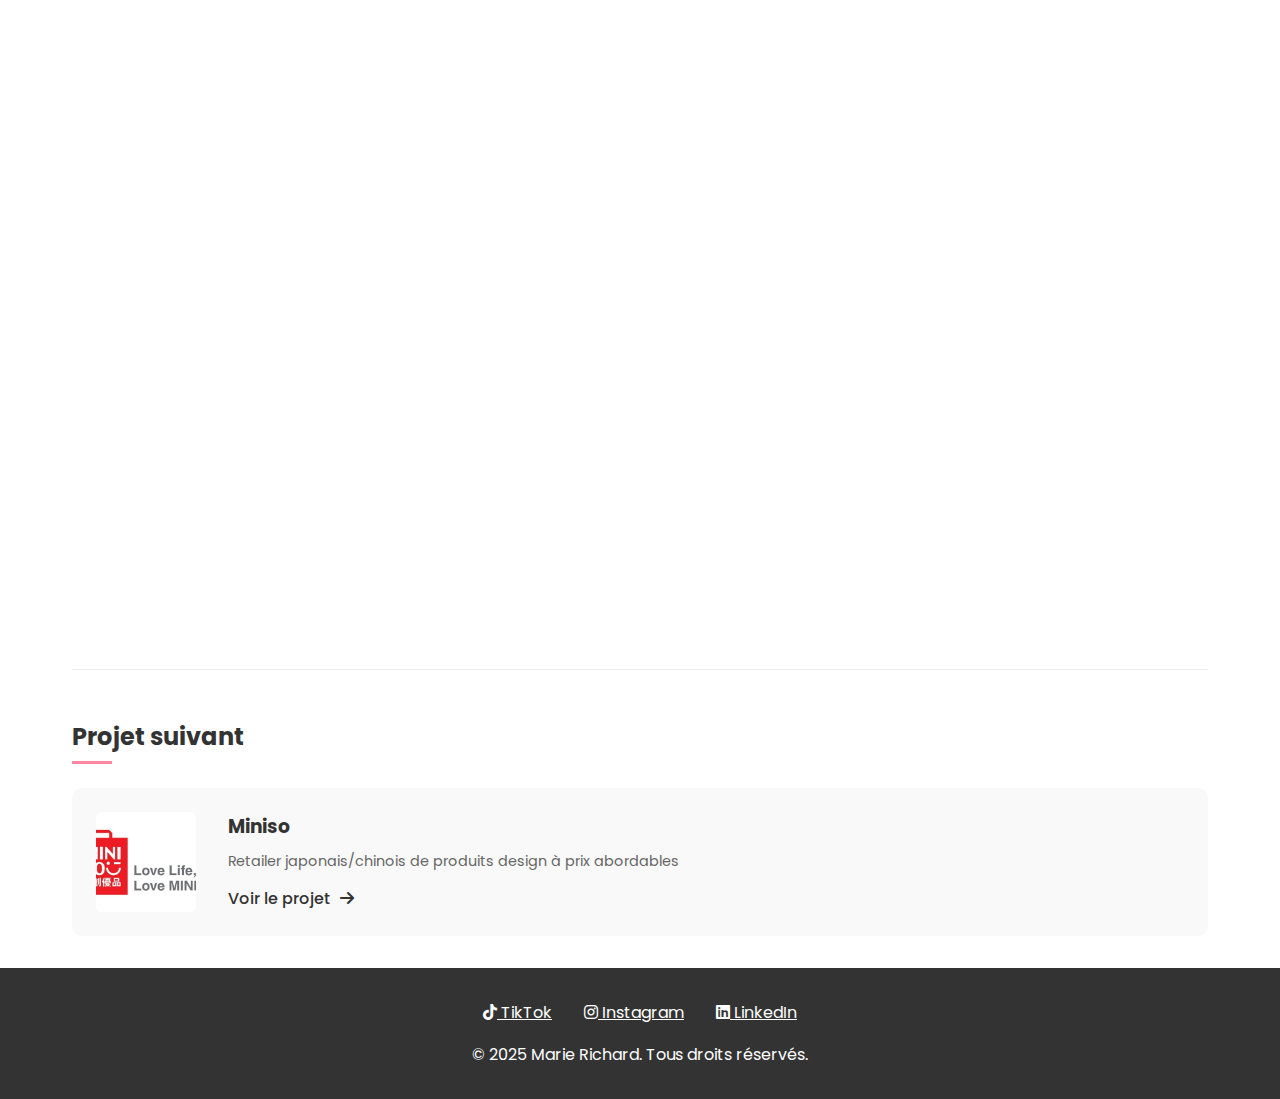
<file: projects/heimish.html>
<!DOCTYPE html>
<html lang="fr">
    <head>
        <meta charset="UTF-8">
        <meta name="viewport" content="width=device-width, initial-scale=1.0">
        <title>Collaboration Heimish - Marie Richard</title>
        <link rel="stylesheet" href="project.css">
        <link rel="stylesheet" href="https://cdnjs.cloudflare.com/ajax/libs/font-awesome/6.0.0/css/all.min.css">
    </head>
<body>
    <!-- Header -->
    <header>
        <div class="logo">ART</div>
    </header>
    
    <!-- Social Media Icons -->
    <div class="social-icons">
        <a href="https://www.tiktok.com/@ricmaa_" target="_blank" title="TikTok"><i class="fab fa-tiktok"></i></a>
        <a href="https://www.instagram.com/ricmaa.custom/" target="_blank" title="Instagram"><i class="fab fa-instagram"></i></a>
        <a href="https://fr.linkedin.com/in/marie-richard-1a8a271ab" target="_blank" title="LinkedIn"><i class="fab fa-linkedin"></i></a>
    </div>
    
    <!-- Main Content -->
    <main>
        <!-- Project Hero Section -->
        <section class="project-hero">
            <div class="project-header">
                <a href="../index.html#projets" class="back-link"><i class="fas fa-arrow-left"></i> Retour aux projets</a>
                <h1>Collaboration Heimish</h1>
                <div class="project-meta">
                    <span class="project-type">Beauté Coréenne</span>
                    <span class="project-year">2023</span>
                </div>
            </div>
            <div class="project-featured-image">
                <img src="../images/heimish_banner.jpg" alt="Heimish Banner" class="featured-image">
            </div>
        </section>
        
        <!-- Project Description -->
        <section class="project-description">
            <div class="project-info">
                <div class="project-about">
                    <h2>À propos de la marque</h2>
                    <p>Heimish est une marque de beauté coréenne réputée pour ses formulations innovantes et ses produits adaptés aux peaux sensibles. Elle se positionne comme une marque qui allie efficacité et douceur, avec une attention particulière portée à la composition de ses produits.</p>
                    <p>La philosophie de Heimish est centrée sur une approche minimaliste mais efficace du soin de la peau, en privilégiant des ingrédients naturels qui respectent l'équilibre cutané tout en apportant des résultats visibles.</p>
                </div>
                <div class="project-details">
                    <div class="detail-item">
                        <h3>Ma mission</h3>
                        <p>Suite à la découverte de mes vidéos TikTok, Heimish m'a contactée pour tester et promouvoir une gamme de leurs produits emblématiques. J'ai eu l'opportunité de présenter les bienfaits de ces soins à ma communauté et de partager mon expérience authentique.</p>
                    </div>
                    <div class="detail-item">
                        <h3>Produits testés</h3>
                        <ul>
                            <li>Collagen Enriched Moisturizer</li>
                            <li>Hyaluronic Hydrating Cream</li>
                            <li>Watery Sunscreen</li>
                        </ul>
                    </div>
                </div>
            </div>
        </section>
        
        <!-- Project Content -->
        <section class="project-content">
            <h2>Ma collaboration avec Heimish</h2>
            
            <div class="content-block">
                <p>Ma collaboration avec Heimish a débuté lorsque la marque a découvert mes vidéos TikTok dédiées aux routines de soins coréennes. Intéressés par mon approche authentique et mon expertise en K-beauty, leurs représentants m'ont contactée pour une collaboration axée sur le test de produits.</p>
                
                <p>La marque m'a envoyé une sélection de leurs produits phares, spécialement adaptés aux peaux sensibles comme la mienne. J'ai particulièrement apprécié leur attention aux détails dans le choix des produits correspondant à mes besoins spécifiques.</p>
                
                <p>Pour cette collaboration, j'ai développé un contenu centré sur les résultats concrets des produits, en mettant l'accent sur leur efficacité pour les personnes souffrant de rougeurs, d'eczéma ou d'acné. Les formulations douces mais puissantes de Heimish ont particulièrement résonné avec mon public qui recherche des solutions pour les peaux réactives.</p>
            </div>
            
            <div class="video-feature">
                <h3>Test des produits Heimish</h3>
                <div class="tiktok-embed">
                    <blockquote class="tiktok-embed" cite="https://www.tiktok.com/@ricmaa_/video/7310287788925062433" data-video-id="7310287788925062433" style="max-width: 605px;min-width: 325px;" > <section> <a target="_blank" title="@ricmaa_" href="https://www.tiktok.com/@ricmaa_?refer=embed">@ricmaa_</a> i love it 💗   <a title="heimish" target="_blank" href="https://www.tiktok.com/tag/heimish?refer=embed">#heimish</a> <a title="skincare" target="_blank" href="https://www.tiktok.com/tag/skincare?refer=embed">#skincare</a> <a title="acne" target="_blank" href="https://www.tiktok.com/tag/acne?refer=embed">#acne</a> <a title="eczema" target="_blank" href="https://www.tiktok.com/tag/eczema?refer=embed">#eczema</a> <a title="sensitiveskin" target="_blank" href="https://www.tiktok.com/tag/sensitiveskin?refer=embed">#sensitiveskin</a> <a title="redness" target="_blank" href="https://www.tiktok.com/tag/redness?refer=embed">#redness</a> <a title="kbeauty" target="_blank" href="https://www.tiktok.com/tag/kbeauty?refer=embed">#kbeauty</a> <a title="koreanbeauty" target="_blank" href="https://www.tiktok.com/tag/koreanbeauty?refer=embed">#koreanbeauty</a>  <a title="heimishcosmetic" target="_blank" href="https://www.tiktok.com/tag/heimishcosmetic?refer=embed">#heimishcosmetic</a> <a title="waterysunscreen" target="_blank" href="https://www.tiktok.com/tag/waterysunscreen?refer=embed">#waterysunscreen</a> <a title="moringaceramide" target="_blank" href="https://www.tiktok.com/tag/moringaceramide?refer=embed">#moringaceramide</a> <a title="hyaluroniccream" target="_blank" href="https://www.tiktok.com/tag/hyaluroniccream?refer=embed">#hyaluroniccream</a> <a title="skin" target="_blank" href="https://www.tiktok.com/tag/skin?refer=embed">#skin</a> <a title="fyp" target="_blank" href="https://www.tiktok.com/tag/fyp?refer=embed">#fyp</a> <a title="pourtoi" target="_blank" href="https://www.tiktok.com/tag/pourtoi?refer=embed">#pourtoi</a> <a title="kpop" target="_blank" href="https://www.tiktok.com/tag/kpop?refer=embed">#kpop</a> <a target="_blank" title="♬ NOBODY - SOYEON ((G)I-DLE) &#38; WINTER &#38; LIZ (IVE)" href="https://www.tiktok.com/music/NOBODY-7299763389638100993?refer=embed">♬ NOBODY - SOYEON ((G)I-DLE) &#38; WINTER &#38; LIZ (IVE)</a> </section> </blockquote> <script async src="https://www.tiktok.com/embed.js"></script>
                </div>
            </div>
            
            <div class="image-gallery">
                <h3>Galerie photos</h3>
                <div class="gallery-grid">
                    <div class="gallery-item">
                        <img src="../images/collagen_enriched.jpg" alt="Heimish Collagen Moisturizer">
                    </div>
                    <div class="gallery-item">
                        <img src="../images/moringa_ceramide.jpg" alt="Heimish Hyaluronic Cream">
                    </div>
                    <div class="gallery-item">
                        <img src="../images/watery_sunscreen.jpg" alt="Heimish Watery Sunscreen">
                    </div>
                </div>
            </div>
        </section>
        
        <!-- Next Project -->
        <section class="next-project">
            <h2>Projet suivant</h2>
            <a href="miniso.html" class="next-project-card">
                <img src="../images/miniso_banner.jpg" alt="Miniso" class="next-project-image">
                <div class="next-project-info">
                    <h3>Miniso</h3>
                    <p>Retailer japonais/chinois de produits design à prix abordables</p>
                    <span class="next-link">Voir le projet <i class="fas fa-arrow-right"></i></span>
                </div>
            </a>
        </section>
    </main>
    
    <!-- Footer -->
    <!-- Footer -->
    <footer>
        <div class="footer-links">
            <a href="https://www.tiktok.com/@ricmaa_" target="_blank" title="TikTok"><i class="fab fa-tiktok"></i> TikTok</a>
            <a href="https://www.instagram.com/ricmaa.custom/" target="_blank" title="Instagram"><i class="fab fa-instagram"></i> Instagram</a>
            <a href="https://fr.linkedin.com/in/marie-richard-1a8a271ab" target="_blank" title="LinkedIn"><i class="fab fa-linkedin"></i> LinkedIn</a>
        </div>
        <p>© 2025 Marie Richard. Tous droits réservés.</p>
    </footer>
    <script src="project.js"></script>
</body>
</html>
</file>
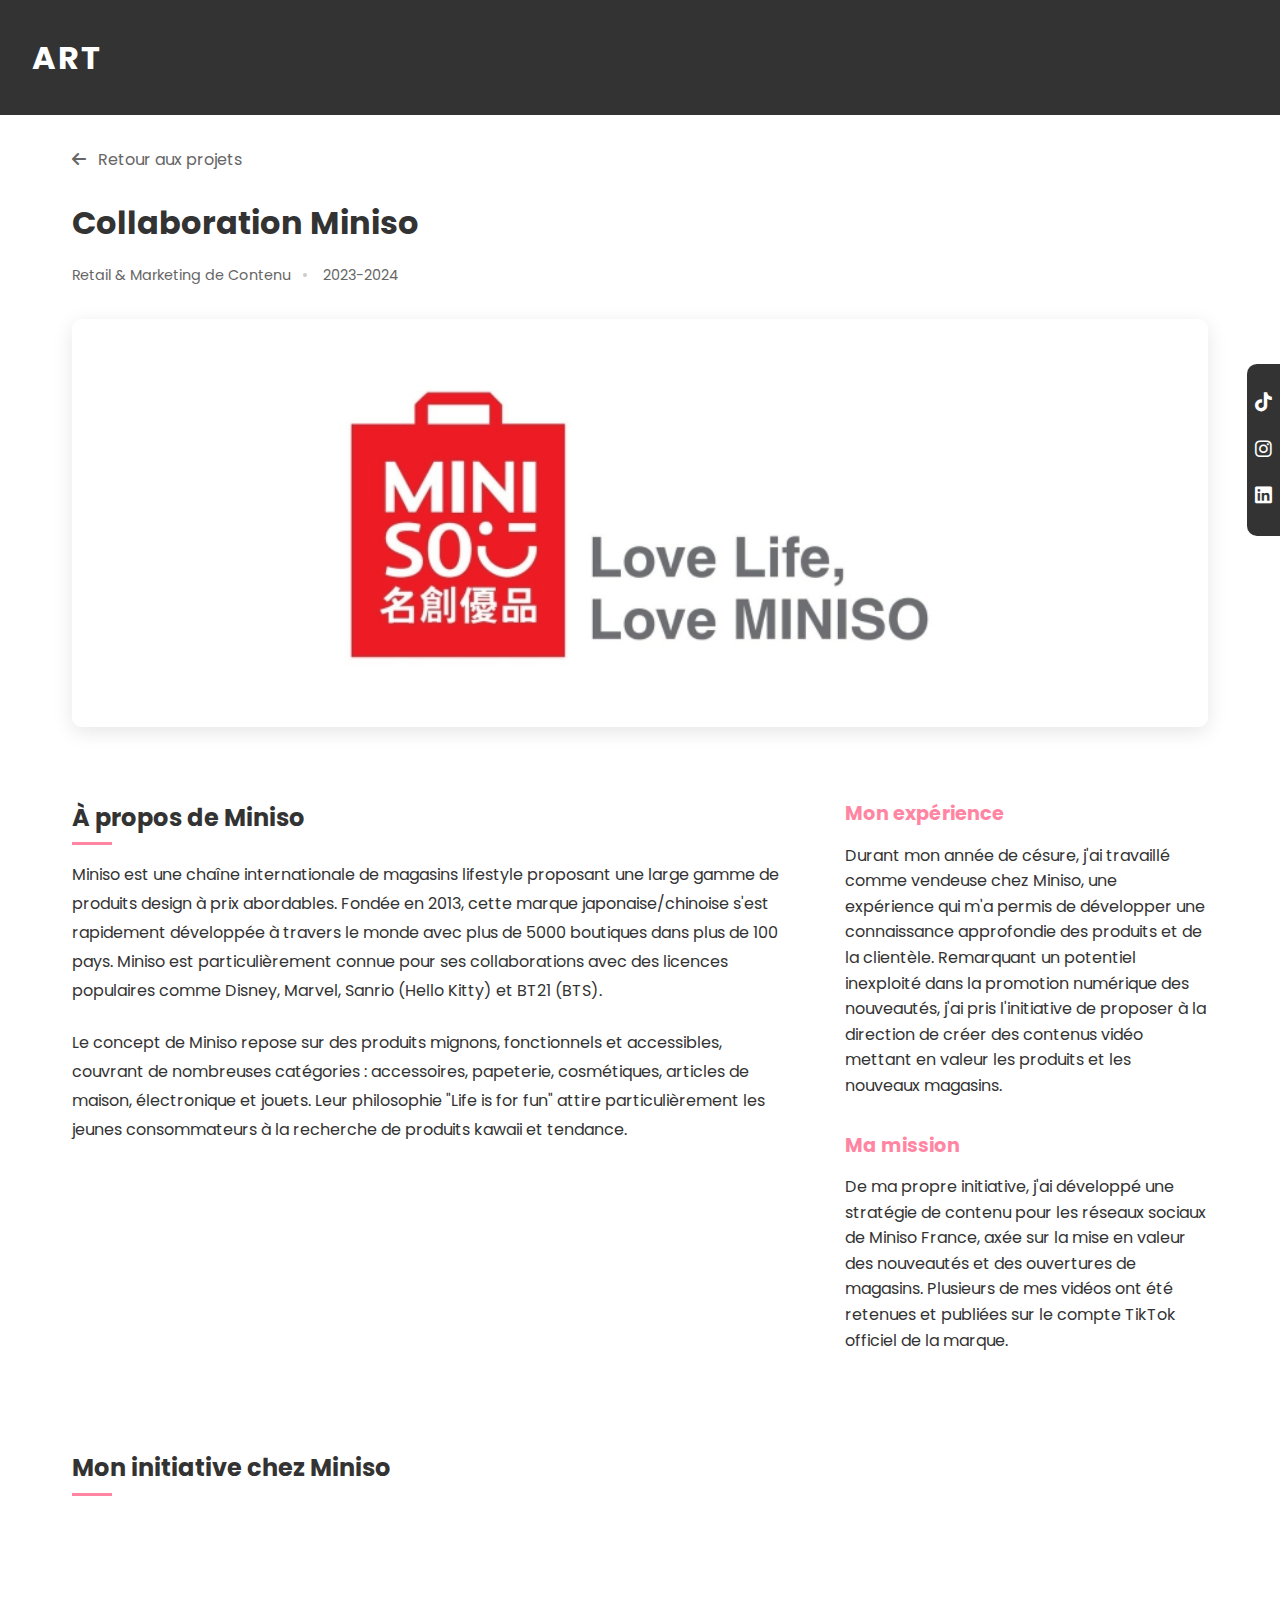
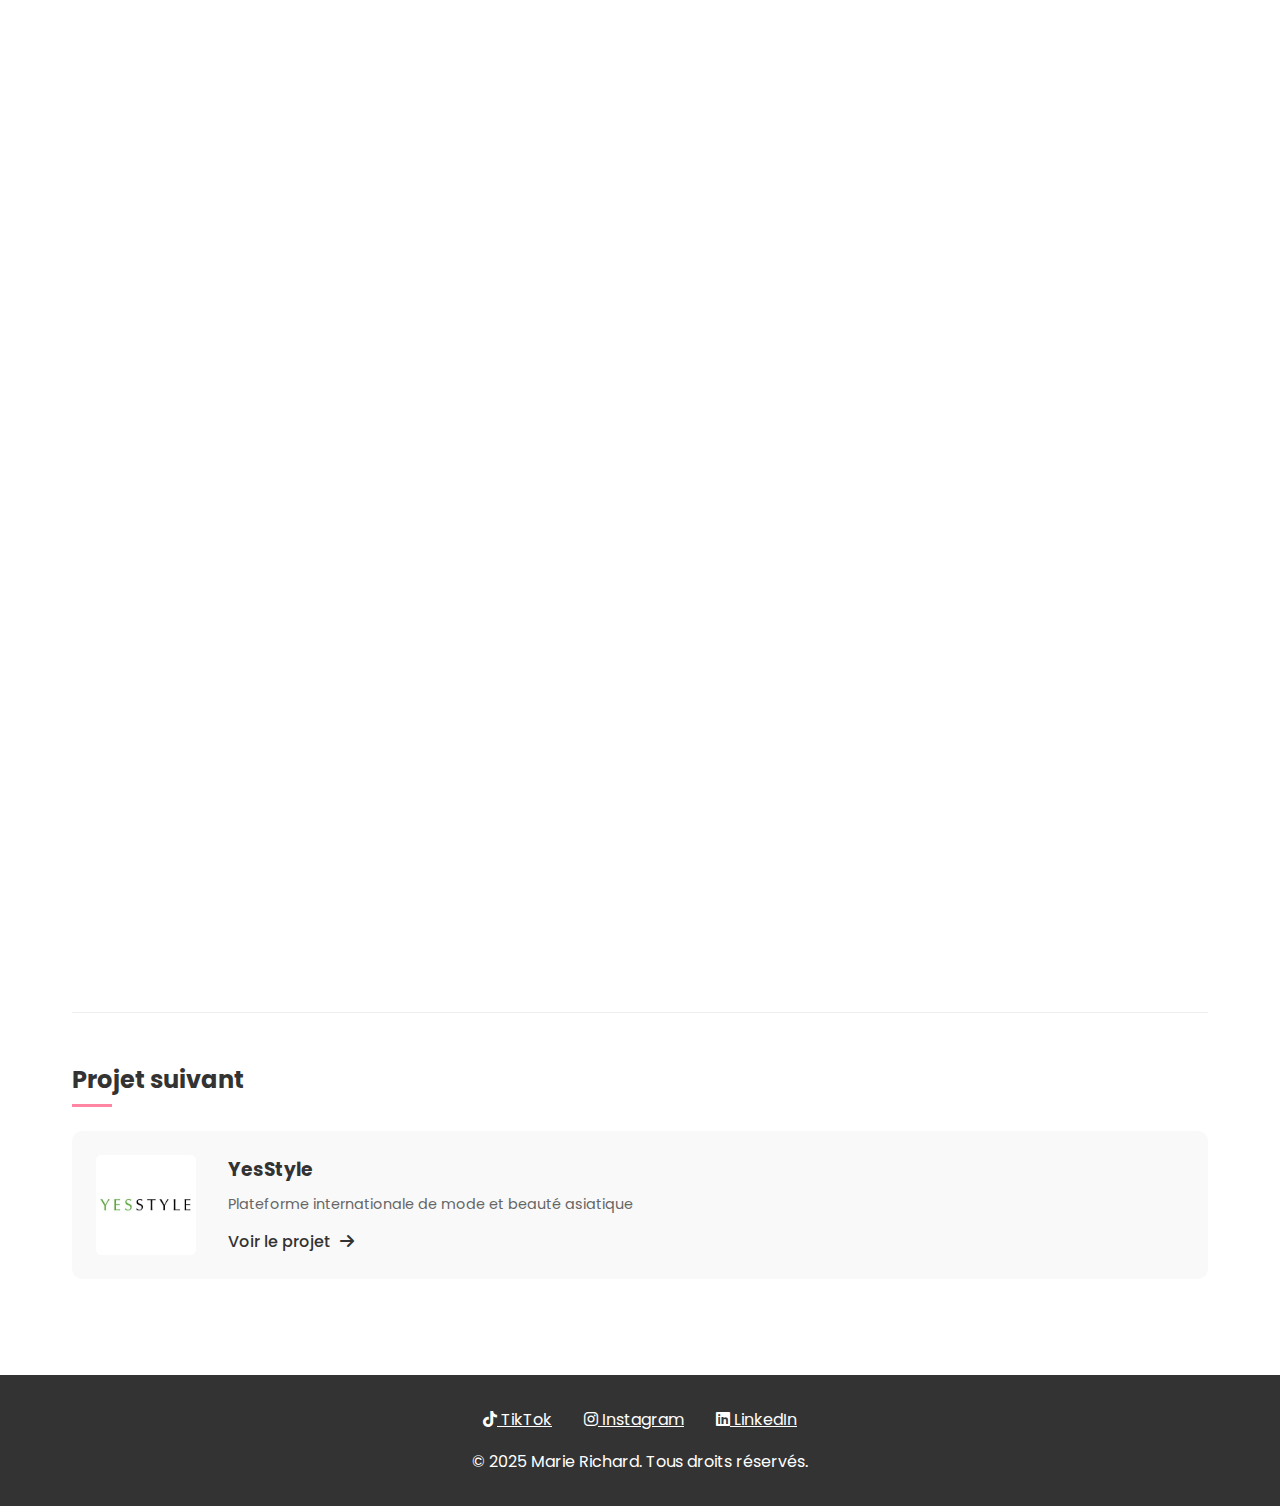
<file: projects/miniso.html>
<!DOCTYPE html>
<html lang="fr">
    <head>
        <meta charset="UTF-8">
        <meta name="viewport" content="width=device-width, initial-scale=1.0">
        <title>Collaboration Miniso - Marie Richard</title>
        <link rel="stylesheet" href="project.css">
        <link rel="stylesheet" href="https://cdnjs.cloudflare.com/ajax/libs/font-awesome/6.0.0/css/all.min.css">
    </head>
<body>
    <!-- Header -->
    <header>
        <div class="logo">ART</div>
    </header>

    <!-- Social Media Icons -->
    <div class="social-icons">
        <a href="https://www.tiktok.com/@ricmaa_" target="_blank" title="TikTok"><i class="fab fa-tiktok"></i></a>
        <a href="https://www.instagram.com/ricmaa.custom/" target="_blank" title="Instagram"><i class="fab fa-instagram"></i></a>
        <a href="https://fr.linkedin.com/in/marie-richard-1a8a271ab" target="_blank" title="LinkedIn"><i class="fab fa-linkedin"></i></a>
    </div>
    
    <!-- Main Content -->
    <main>
        <!-- Project Hero Section -->
        <section class="project-hero">
            <div class="project-header">
                <a href="../index.html#projets" class="back-link"><i class="fas fa-arrow-left"></i> Retour aux projets</a>
                <h1>Collaboration Miniso</h1>
                <div class="project-meta">
                    <span class="project-type">Retail & Marketing de Contenu</span>
                    <span class="project-year">2023-2024</span>
                </div>
            </div>
            <div class="project-featured-image">
                <img src="../images/miniso_banner.jpg" alt="Miniso Banner" class="featured-image">
            </div>
        </section>
        
        <!-- Project Description -->
        <section class="project-description">
            <div class="project-info">
                <div class="project-about">
                    <h2>À propos de Miniso</h2>
                    <p>Miniso est une chaîne internationale de magasins lifestyle proposant une large gamme de produits design à prix abordables. Fondée en 2013, cette marque japonaise/chinoise s'est rapidement développée à travers le monde avec plus de 5000 boutiques dans plus de 100 pays. Miniso est particulièrement connue pour ses collaborations avec des licences populaires comme Disney, Marvel, Sanrio (Hello Kitty) et BT21 (BTS).</p>
                    <p>Le concept de Miniso repose sur des produits mignons, fonctionnels et accessibles, couvrant de nombreuses catégories : accessoires, papeterie, cosmétiques, articles de maison, électronique et jouets. Leur philosophie "Life is for fun" attire particulièrement les jeunes consommateurs à la recherche de produits kawaii et tendance.</p>
                </div>
                <div class="project-details">
                    <div class="detail-item">
                        <h3>Mon expérience</h3>
                        <p>Durant mon année de césure, j'ai travaillé comme vendeuse chez Miniso, une expérience qui m'a permis de développer une connaissance approfondie des produits et de la clientèle. Remarquant un potentiel inexploité dans la promotion numérique des nouveautés, j'ai pris l'initiative de proposer à la direction de créer des contenus vidéo mettant en valeur les produits et les nouveaux magasins.</p>
                    </div>
                    <div class="detail-item">
                        <h3>Ma mission</h3>
                        <p>De ma propre initiative, j'ai développé une stratégie de contenu pour les réseaux sociaux de Miniso France, axée sur la mise en valeur des nouveautés et des ouvertures de magasins. Plusieurs de mes vidéos ont été retenues et publiées sur le compte TikTok officiel de la marque.</p>
                    </div>
                </div>
            </div>
        </section>
        
        <!-- Project Content -->
        <section class="project-content">
            <h2>Mon initiative chez Miniso</h2>
            
            <div class="content-block">
                <p>Mon parcours avec Miniso est né d'un constat simple : travaillant en boutique, j'observais quotidiennement l'enthousiasme des clients pour les nouveaux produits, mais je remarquais également que la stratégie digitale de la marque en France ne reflétait pas pleinement cette effervescence. Passionnée par la création de contenu et forte de mon expérience grandissante sur TikTok, j'ai identifié une opportunité d'apporter une valeur ajoutée à mon rôle de vendeuse.</p>
                
                <p>J'ai alors préparé une proposition détaillée pour la direction, démontrant comment des vidéos courtes et engageantes pourraient significativement améliorer la visibilité des produits et attirer davantage de clients en magasin. Cette approche proactive a été particulièrement appréciée, illustrant ma capacité à prendre des initiatives et à identifier des opportunités marketing inexploitées.</p>
                
                <p>Ce qui a débuté comme une simple suggestion s'est transformé en une collaboration régulière, plusieurs de mes créations étant sélectionnées pour être publiées sur le compte officiel de Miniso France. Cette reconnaissance a non seulement validé mon approche créative, mais a également enrichi mon expérience professionnelle, combinant mes compétences en vente retail et en marketing de contenu digital.</p>
            </div>
            
            <div class="content-block">
                <h3>Stratégie de contenu</h3>
                
                <div class="strategy-grid" style="display: grid; grid-template-columns: repeat(auto-fit, minmax(250px, 1fr)); gap: 20px; margin-top: 20px;">
                    <div class="strategy-item" style="background-color: #f9f9f9; padding: 20px; border-radius: 10px;">
                        <h4>Showcase de produits</h4>
                        <p>Mise en valeur des nouveautés et des collections exclusives à travers des vidéos dynamiques et attrayantes, présentant les détails et fonctionnalités des produits.</p>
                    </div>
                    
                    <div class="strategy-item" style="background-color: #f9f9f9; padding: 20px; border-radius: 10px;">
                        <h4>Ouvertures de magasins</h4>
                        <p>Couverture des inaugurations de nouvelles boutiques, comme celle des Champs-Élysées, offrant aux followers un aperçu exclusif des espaces et des collections disponibles.</p>
                    </div>
                    
                    <div class="strategy-item" style="background-color: #f9f9f9; padding: 20px; border-radius: 10px;">
                        <h4>Collections sous licence</h4>
                        <p>Focus particulier sur les produits issus des collaborations populaires comme BT21 (BTS) et Sanrio, sachant que ces collections génèrent un intérêt significatif auprès de la communauté K-pop et anime.</p>
                    </div>
                </div>
            </div>
            
            <div class="video-feature">
                <h3>Vidéos Miniso</h3>
                
                <div class="video-grid" style="display: grid; grid-template-columns: repeat(auto-fit, minmax(300px, 1fr)); gap: 20px; margin-top: 20px;">
                    <!-- Vidéo 1 - Porte-clés Miniso -->
                    <div class="video-item" style="width: 100%;">
                        <blockquote class="tiktok-embed" cite="https://www.tiktok.com/@minisofrance/video/7412952218258672929" data-video-id="7412952218258672929" style="max-width: 605px;min-width: 325px;" > <section> <a target="_blank" title="@minisofrance" href="https://www.tiktok.com/@minisofrance?refer=embed">@minisofrance</a> Dites nous combien vous en avez en commentaire 🤪🤩🤭On verra qui a le plus de porte-clés MINISO ! <a title="minisofrance" target="_blank" href="https://www.tiktok.com/tag/minisofrance?refer=embed">#minisofrance</a> <a title="keychains" target="_blank" href="https://www.tiktok.com/tag/keychains?refer=embed">#keychains</a> <a title="top10" target="_blank" href="https://www.tiktok.com/tag/top10?refer=embed">#top10</a> <a title="lifeisforfun" target="_blank" href="https://www.tiktok.com/tag/lifeisforfun?refer=embed">#lifeisforfun</a> <a title="bt21" target="_blank" href="https://www.tiktok.com/tag/bt21?refer=embed">#bt21</a> <a title="sanrio" target="_blank" href="https://www.tiktok.com/tag/sanrio?refer=embed">#sanrio</a> <a title="disney" target="_blank" href="https://www.tiktok.com/tag/disney?refer=embed">#disney</a> <a target="_blank" title="♬ son original - minisofrance" href="https://www.tiktok.com/music/son-original-7412952276538919713?refer=embed">♬ son original - minisofrance</a> </section> </blockquote> <script async src="https://www.tiktok.com/embed.js"></script>
                    </div>
                    
                    <!-- Vidéo 2 - Boutique Champs-Élysées -->
                    <div class="video-item" style="width: 100%;">
                        <blockquote class="tiktok-embed" cite="https://www.tiktok.com/@ricmaa_/video/7381890869806386464" data-video-id="7381890869806386464" style="max-width: 605px;min-width: 325px;" > <section> <a target="_blank" title="@ricmaa_" href="https://www.tiktok.com/@ricmaa_?refer=embed">@ricmaa_</a> Actuellement dans le nouveau magasin Miniso à Paris au Champs Elysée 😍 <a title="bts" target="_blank" href="https://www.tiktok.com/tag/bts?refer=embed">#bts</a> <a title="bt21" target="_blank" href="https://www.tiktok.com/tag/bt21?refer=embed">#bt21</a> <a title="minisobt21" target="_blank" href="https://www.tiktok.com/tag/minisobt21?refer=embed">#minisobt21</a> <a title="miniso" target="_blank" href="https://www.tiktok.com/tag/miniso?refer=embed">#miniso</a> <a title="fyp" target="_blank" href="https://www.tiktok.com/tag/fyp?refer=embed">#fyp</a> <a title="pourtoi" target="_blank" href="https://www.tiktok.com/tag/pourtoi?refer=embed">#pourtoi</a> <a title="kpop" target="_blank" href="https://www.tiktok.com/tag/kpop?refer=embed">#kpop</a> <a title="kpopactu" target="_blank" href="https://www.tiktok.com/tag/kpopactu?refer=embed">#kpopactu</a> <a title="kpopstan" target="_blank" href="https://www.tiktok.com/tag/kpopstan?refer=embed">#kpopstan</a> <a title="kpopfyp" target="_blank" href="https://www.tiktok.com/tag/kpopfyp?refer=embed">#kpopfyp</a> <a title="namjoon" target="_blank" href="https://www.tiktok.com/tag/namjoon?refer=embed">#namjoon</a> <a title="jin" target="_blank" href="https://www.tiktok.com/tag/jin?refer=embed">#jin</a> <a title="yoongi" target="_blank" href="https://www.tiktok.com/tag/yoongi?refer=embed">#yoongi</a> <a title="hoseok" target="_blank" href="https://www.tiktok.com/tag/hoseok?refer=embed">#hoseok</a> <a title="jimin" target="_blank" href="https://www.tiktok.com/tag/jimin?refer=embed">#jimin</a> <a title="taehyung" target="_blank" href="https://www.tiktok.com/tag/taehyung?refer=embed">#taehyung</a> <a title="jungkook" target="_blank" href="https://www.tiktok.com/tag/jungkook?refer=embed">#jungkook</a> <a title="jhope" target="_blank" href="https://www.tiktok.com/tag/jhope?refer=embed">#jhope</a> <a target="_blank" title="♬ Supernova - aespa" href="https://www.tiktok.com/music/Supernova-7363576240010299408?refer=embed">♬ Supernova - aespa</a> </section> </blockquote> <script async src="https://www.tiktok.com/embed.js"></script>
                    </div>
                </div>
            </div>
        
        <!-- Next Project -->
        <section class="next-project">
            <h2>Projet suivant</h2>
            <a href="yesstyle.html" class="next-project-card">
                <img src="../images/yesstyle.jpg" alt="YesStyle" class="next-project-image">
                <div class="next-project-info">
                    <h3>YesStyle</h3>
                    <p>Plateforme internationale de mode et beauté asiatique</p>
                    <span class="next-link">Voir le projet <i class="fas fa-arrow-right"></i></span>
                </div>
            </a>
        </section>
    </main>
    
    <!-- Footer -->
    <footer>
        <div class="footer-links">
            <a href="https://www.tiktok.com/@ricmaa_" target="_blank" title="TikTok"><i class="fab fa-tiktok"></i> TikTok</a>
            <a href="https://www.instagram.com/ricmaa.custom/" target="_blank" title="Instagram"><i class="fab fa-instagram"></i> Instagram</a>
            <a href="https://fr.linkedin.com/in/marie-richard-1a8a271ab" target="_blank" title="LinkedIn"><i class="fab fa-linkedin"></i> LinkedIn</a>
        </div>
        <p>© 2025 Marie Richard. Tous droits réservés.</p>
    </footer>
    <script src="project.js"></script>
</body>
</html>
</file>
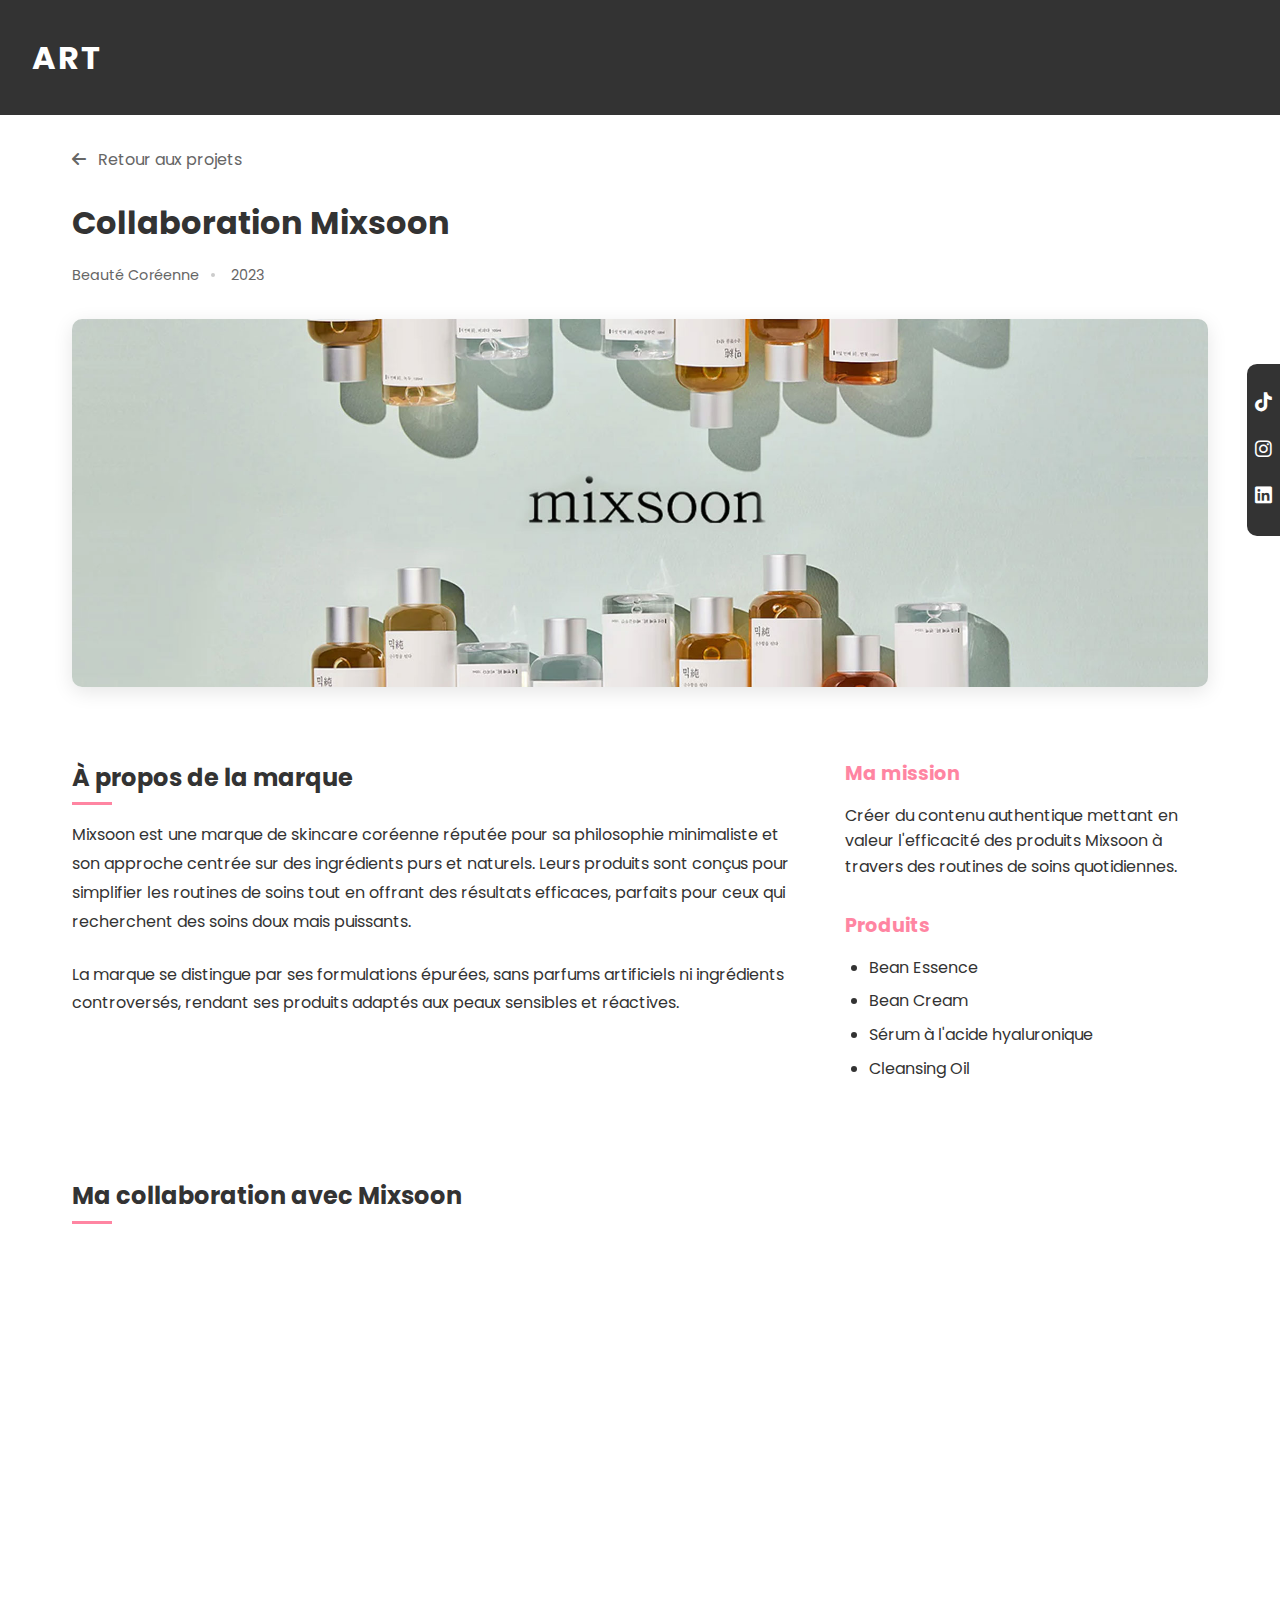
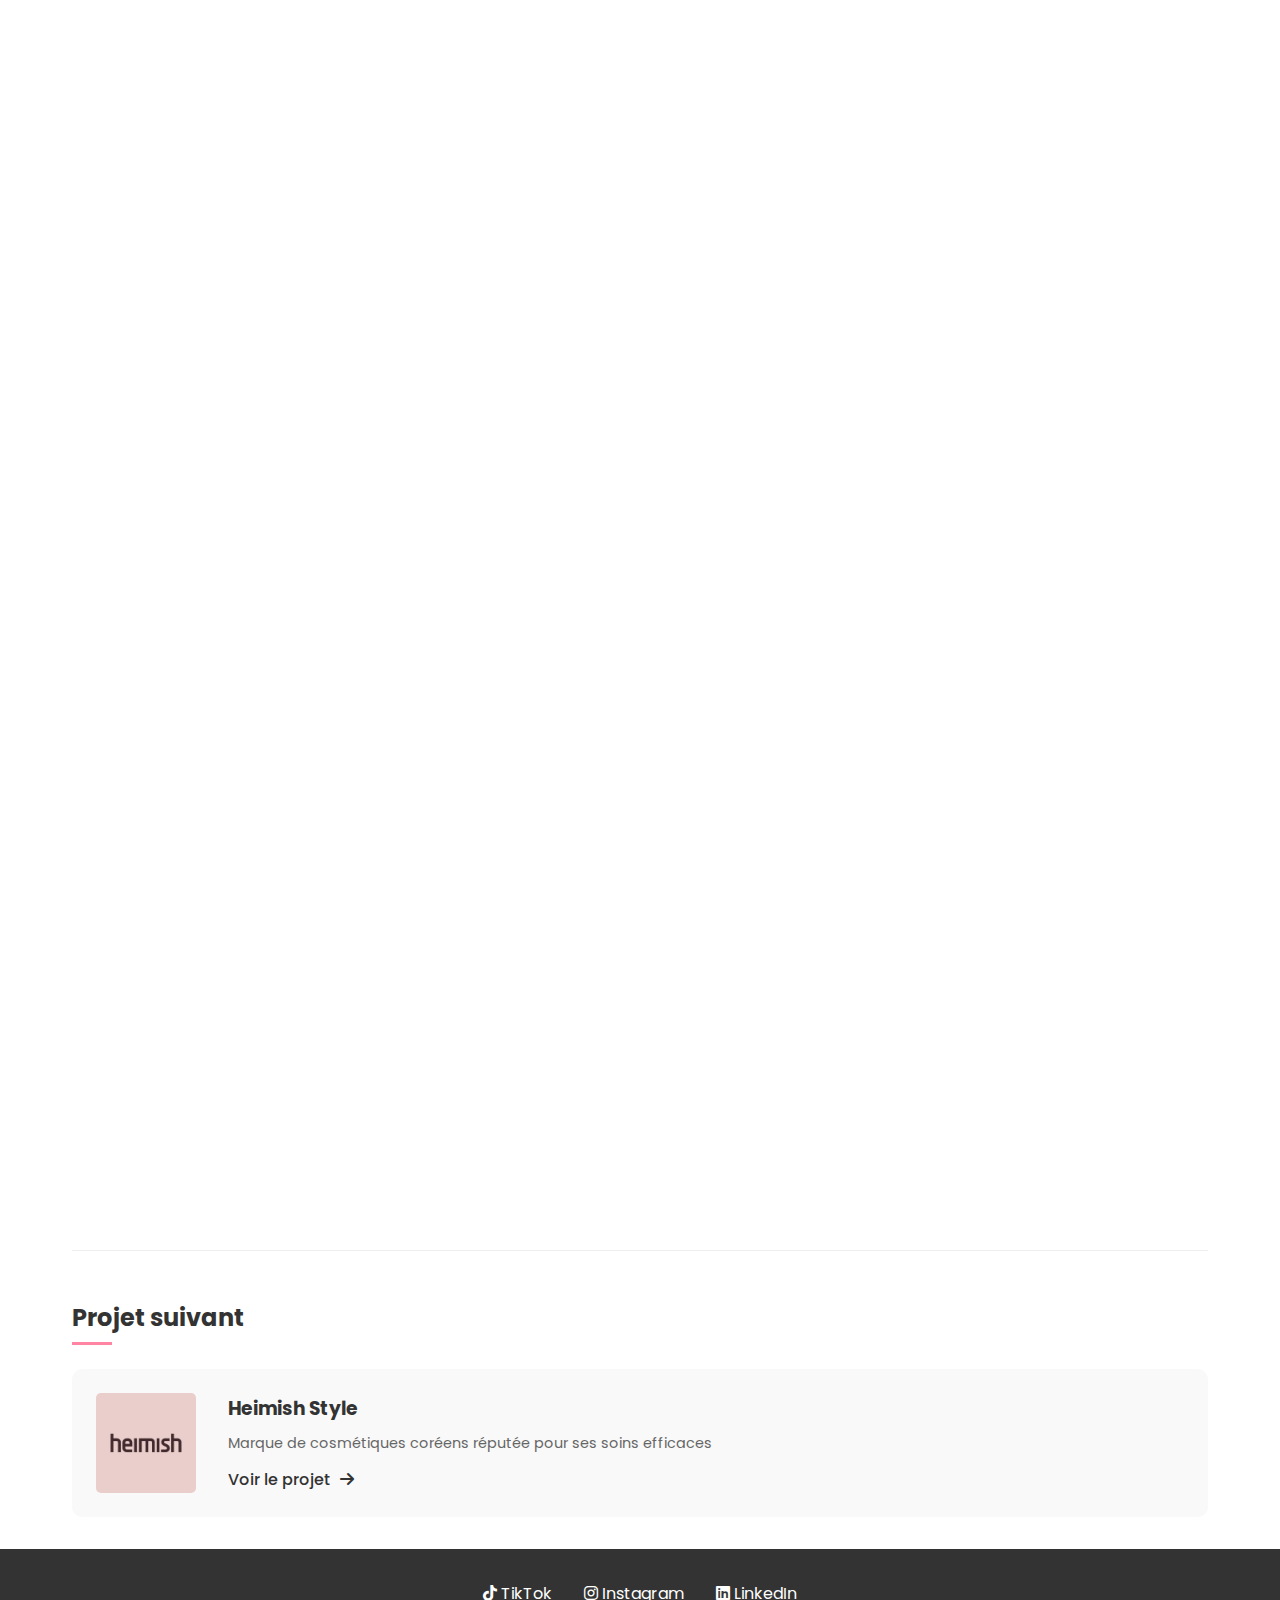
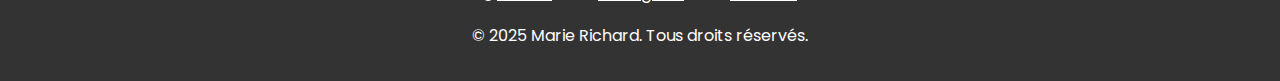
<file: projects/mixsoon.html>
<!DOCTYPE html>
<html lang="fr">
    <head>
        <meta charset="UTF-8">
        <meta name="viewport" content="width=device-width, initial-scale=1.0">
        <title>Collaboration Mixsoon - Marie Richard</title>
        <link rel="stylesheet" href="project.css">
        <link rel="stylesheet" href="https://cdnjs.cloudflare.com/ajax/libs/font-awesome/6.0.0/css/all.min.css">
        <style>
            /* Style pour la grille de vidéos */
            .video-grid {
                display: grid;
                grid-template-columns: repeat(auto-fit, minmax(300px, 1fr));
                gap: 20px;
                margin-top: 20px;
            }
            
            .video-item {
                width: 100%;
            }
            
            @media (max-width: 768px) {
                .video-grid {
                    grid-template-columns: 1fr;
                }
            }
        </style>
    </head>
<body>
    <!-- Header -->
    <header>
        <div class="logo">ART</div>
    </header>
    
    <!-- Social Media Icons -->
    <div class="social-icons">
        <a href="https://www.tiktok.com/@ricmaa_" target="_blank" title="TikTok"><i class="fab fa-tiktok"></i></a>
        <a href="https://www.instagram.com/ricmaa.custom/" target="_blank" title="Instagram"><i class="fab fa-instagram"></i></a>
        <a href="https://fr.linkedin.com/in/marie-richard-1a8a271ab" target="_blank" title="LinkedIn"><i class="fab fa-linkedin"></i></a>
    </div>
    
    <!-- Main Content -->
    <main>
        <!-- Project Hero Section -->
        <section class="project-hero">
            <div class="project-header">
                <a href="../index.html#projets" class="back-link"><i class="fas fa-arrow-left"></i> Retour aux projets</a>
                <h1>Collaboration Mixsoon</h1>
                <div class="project-meta">
                    <span class="project-type">Beauté Coréenne</span>
                    <span class="project-year">2023</span>
                </div>
            </div>
            <div class="project-featured-image">
                <img src="../images/mixsoon_banner.jpg" alt="Mixsoon Banner" class="featured-image">
            </div>
        </section>
        
        <!-- Project Description -->
        <section class="project-description">
            <div class="project-info">
                <div class="project-about">
                    <h2>À propos de la marque</h2>
                    <p>Mixsoon est une marque de skincare coréenne réputée pour sa philosophie minimaliste et son approche centrée sur des ingrédients purs et naturels. Leurs produits sont conçus pour simplifier les routines de soins tout en offrant des résultats efficaces, parfaits pour ceux qui recherchent des soins doux mais puissants.</p>
                    <p>La marque se distingue par ses formulations épurées, sans parfums artificiels ni ingrédients controversés, rendant ses produits adaptés aux peaux sensibles et réactives.</p>
                </div>
                <div class="project-details">
                    <div class="detail-item">
                        <h3>Ma mission</h3>
                        <p>Créer du contenu authentique mettant en valeur l'efficacité des produits Mixsoon à travers des routines de soins quotidiennes.</p>
                    </div>
                    <div class="detail-item">
                        <h3>Produits</h3>
                        <ul>
                            <li>Bean Essence</li>
                            <li>Bean Cream</li>
                            <li>Sérum à l'acide hyaluronique</li>
                            <li>Cleansing Oil</li>
                        </ul>
                    </div>
                </div>
            </div>
        </section>
        
        <!-- Project Content -->
        <section class="project-content">
            <h2>Ma collaboration avec Mixsoon</h2>
            
            <div class="content-block">
                <p>Ma collaboration avec Mixsoon a commencé après que la marque ait repéré mes vidéos TikTok sur les routines de soins coréennes. Ils m'ont contactée pour créer une série de contenus authentiques mettant en avant leurs produits phares, en particulier leur ligne de soins à base d'ingrédients purs.</p>
                
                <p>J'ai développé une stratégie de contenu en trois axes :</p>
                <ol>
                    <li>Tutoriels "morning routine" montrant l'intégration des produits Mixsoon</li>
                    <li>Vidéos éducatives sur les ingrédients clés utilisés par la marque</li>
                    <li>Tests avant/après démontrant les résultats sur ma peau</li>
                </ol>
            </div>
            
            <div class="video-feature">
                <h3>Vidéos TikTok - Ma collaboration avec Mixsoon</h3>
                
                <div class="video-grid">
                    <!-- Vidéo 1 - Bean Essence -->
                    <div class="video-item">
                        <blockquote class="tiktok-embed" cite="https://www.tiktok.com/@ricmaa_/video/7394859233944128800" data-video-id="7394859233944128800" style="max-width: 605px;min-width: 325px;" > <section> <a target="_blank" title="@ricmaa_" href="https://www.tiktok.com/@ricmaa_?refer=embed">@ricmaa_</a> J'ai une peau très sensible sujette à l'eczéma et à la rosacée du au stress et au angoisse, j'ai eu une énorme poussée de plaque rouge le mois dernier et cette essence combiné avec d'autres produit de ma routine m'a énormément aidé !  Ce produit et disponible sur stylekorean ! @Stylekorean_fr @STYLEKOREAN  Dite moi vos avis 💗 <a title="skincare" target="_blank" href="https://www.tiktok.com/tag/skincare?refer=embed">#skincare</a> <a title="koreanskincare" target="_blank" href="https://www.tiktok.com/tag/koreanskincare?refer=embed">#koreanskincare</a> <a title="kbeauty" target="_blank" href="https://www.tiktok.com/tag/kbeauty?refer=embed">#kbeauty</a> <a title="fyp" target="_blank" href="https://www.tiktok.com/tag/fyp?refer=embed">#fyp</a> <a title="pourtoi" target="_blank" href="https://www.tiktok.com/tag/pourtoi?refer=embed">#pourtoi</a> <a title="kpop" target="_blank" href="https://www.tiktok.com/tag/kpop?refer=embed">#kpop</a> <a title="kpopstan" target="_blank" href="https://www.tiktok.com/tag/kpopstan?refer=embed">#kpopstan</a> <a title="kpopactu" target="_blank" href="https://www.tiktok.com/tag/kpopactu?refer=embed">#kpopactu</a> <a title="makeuptutorial" target="_blank" href="https://www.tiktok.com/tag/makeuptutorial?refer=embed">#makeuptutorial</a> <a title="koreanskincareproducts" target="_blank" href="https://www.tiktok.com/tag/koreanskincareproducts?refer=embed">#koreanskincareproducts</a> <a title="mixsoon" target="_blank" href="https://www.tiktok.com/tag/mixsoon?refer=embed">#mixsoon</a> <a title="mixsoonbeanessence" target="_blank" href="https://www.tiktok.com/tag/mixsoonbeanessence?refer=embed">#mixsoonbeanessence</a> <a target="_blank" title="♬ you guys r such cuties - 𝒮𝗍ra𝒘berry ꒰๑ ´` ๑꒱⠀ 𓂂" href="https://www.tiktok.com/music/you-guys-r-such-cuties-7191977057340951302?refer=embed">♬ you guys r such cuties - 𝒮𝗍ra𝒘berry ꒰๑ ´` ๑꒱⠀ 𓂂</a> </section> </blockquote> <script async src="https://www.tiktok.com/embed.js"></script>
                    </div>
                    
                    <!-- Vidéo 2 - Code promo -->
                    <div class="video-item">
                        <blockquote class="tiktok-embed" cite="https://www.tiktok.com/@ricmaa_/video/7309199958845017376" data-video-id="7309199958845017376" style="max-width: 605px;min-width: 325px;" > <section> <a target="_blank" title="@ricmaa_" href="https://www.tiktok.com/@ricmaa_?refer=embed">@ricmaa_</a> You Can use my code : ricmaa for -20% 💗 <a title="kpopactu" target="_blank" href="https://www.tiktok.com/tag/kpopactu?refer=embed">#kpopactu</a> <a title="kpopstan" target="_blank" href="https://www.tiktok.com/tag/kpopstan?refer=embed">#kpopstan</a> <a title="kpop" target="_blank" href="https://www.tiktok.com/tag/kpop?refer=embed">#kpop</a> <a title="mixsoon" target="_blank" href="https://www.tiktok.com/tag/mixsoon?refer=embed">#mixsoon</a> <a title="koreanskincare" target="_blank" href="https://www.tiktok.com/tag/koreanskincare?refer=embed">#koreanskincare</a> <a title="asmr" target="_blank" href="https://www.tiktok.com/tag/asmr?refer=embed">#asmr</a> <a title="skincare" target="_blank" href="https://www.tiktok.com/tag/skincare?refer=embed">#skincare</a> <a title="skincareroutine" target="_blank" href="https://www.tiktok.com/tag/skincareroutine?refer=embed">#skincareroutine</a> <a title="grwm" target="_blank" href="https://www.tiktok.com/tag/grwm?refer=embed">#grwm</a> <a title="essence" target="_blank" href="https://www.tiktok.com/tag/essence?refer=embed">#essence</a> <a title="beauty" target="_blank" href="https://www.tiktok.com/tag/beauty?refer=embed">#beauty</a> <a title="kbeauty" target="_blank" href="https://www.tiktok.com/tag/kbeauty?refer=embed">#kbeauty</a> <a title="koreanbeauty" target="_blank" href="https://www.tiktok.com/tag/koreanbeauty?refer=embed">#koreanbeauty</a> <a title="korea" target="_blank" href="https://www.tiktok.com/tag/korea?refer=embed">#korea</a> <a title="korean" target="_blank" href="https://www.tiktok.com/tag/korean?refer=embed">#korean</a> <a title="koreandrama" target="_blank" href="https://www.tiktok.com/tag/koreandrama?refer=embed">#koreandrama</a> <a title="kdrama" target="_blank" href="https://www.tiktok.com/tag/kdrama?refer=embed">#kdrama</a> <a title="vegan" target="_blank" href="https://www.tiktok.com/tag/vegan?refer=embed">#vegan</a> <a title="acne" target="_blank" href="https://www.tiktok.com/tag/acne?refer=embed">#acne</a> <a title="acneskin" target="_blank" href="https://www.tiktok.com/tag/acneskin?refer=embed">#acneskin</a> <a target="_blank" title="♬ Still with you sped up by *k1m.*.jennie_ - 𝑻✯" href="https://www.tiktok.com/music/Still-with-you-sped-up-by-k1mjennie-7157446930719607553?refer=embed">♬ Still with you sped up by *k1m.*.jennie_ - 𝑻✯</a> </section> </blockquote> <script async src="https://www.tiktok.com/embed.js"></script>
                    </div>
                    
                    <!-- Vidéo 3 - Pop-up store -->
                    <div class="video-item">
                        <blockquote class="tiktok-embed" cite="https://www.tiktok.com/@ricmaa_/video/7305398168211033376" data-video-id="7305398168211033376" style="max-width: 605px;min-width: 325px;" > <section> <a target="_blank" title="@ricmaa_" href="https://www.tiktok.com/@ricmaa_?refer=embed">@ricmaa_</a> J&#39;ai eu pleins de produits gratuits à la fin 🤭🤭  <a title="popupstore" target="_blank" href="https://www.tiktok.com/tag/popupstore?refer=embed">#popupstore</a> <a title="skincare" target="_blank" href="https://www.tiktok.com/tag/skincare?refer=embed">#skincare</a> <a title="skin" target="_blank" href="https://www.tiktok.com/tag/skin?refer=embed">#skin</a> <a title="skincareroutine" target="_blank" href="https://www.tiktok.com/tag/skincareroutine?refer=embed">#skincareroutine</a> <a title="skincaretips" target="_blank" href="https://www.tiktok.com/tag/skincaretips?refer=embed">#skincaretips</a> <a title="koreanproducts" target="_blank" href="https://www.tiktok.com/tag/koreanproducts?refer=embed">#koreanproducts</a> <a title="koreanskincare" target="_blank" href="https://www.tiktok.com/tag/koreanskincare?refer=embed">#koreanskincare</a> <a title="koreanskincareproducts" target="_blank" href="https://www.tiktok.com/tag/koreanskincareproducts?refer=embed">#koreanskincareproducts</a> <a title="acne" target="_blank" href="https://www.tiktok.com/tag/acne?refer=embed">#acne</a> <a title="acneskin" target="_blank" href="https://www.tiktok.com/tag/acneskin?refer=embed">#acneskin</a> <a title="glowskin" target="_blank" href="https://www.tiktok.com/tag/glowskin?refer=embed">#glowskin</a> <a title="makeup" target="_blank" href="https://www.tiktok.com/tag/makeup?refer=embed">#makeup</a> <a title="korea" target="_blank" href="https://www.tiktok.com/tag/korea?refer=embed">#korea</a> <a title="seoul" target="_blank" href="https://www.tiktok.com/tag/seoul?refer=embed">#seoul</a> <a title="kpop" target="_blank" href="https://www.tiktok.com/tag/kpop?refer=embed">#kpop</a> <a title="kpopfyp" target="_blank" href="https://www.tiktok.com/tag/kpopfyp?refer=embed">#kpopfyp</a> <a title="kpopactu" target="_blank" href="https://www.tiktok.com/tag/kpopactu?refer=embed">#kpopactu</a> <a title="kpopedit" target="_blank" href="https://www.tiktok.com/tag/kpopedit?refer=embed">#kpopedit</a> <a title="trend" target="_blank" href="https://www.tiktok.com/tag/trend?refer=embed">#trend</a> <a title="tiktok" target="_blank" href="https://www.tiktok.com/tag/tiktok?refer=embed">#tiktok</a> <a title="vlog" target="_blank" href="https://www.tiktok.com/tag/vlog?refer=embed">#vlog</a> <a target="_blank" title="♬ I&#39;ll Do It (Sped Up Remix) - Heidi Montag" href="https://www.tiktok.com/music/I'll-Do-It-Sped-Up-Remix-7223831507327617026?refer=embed">♬ I&#39;ll Do It (Sped Up Remix) - Heidi Montag</a> </section> </blockquote> <script async src="https://www.tiktok.com/embed.js"></script>
                    </div>
                </div>
            </div>
            
            <div class="content-block">
                <h3>Mon expérience à Séoul avec Mixsoon</h3>
                
                <p>Suite à ma première collaboration avec Mixsoon, l'équipe marketing m'a recontactée pour une seconde opportunité encore plus exceptionnelle. Cette fois-ci, j'ai eu l'honneur d'être invitée à l'ouverture de leur pop-up store à Séoul, en Corée du Sud, aux côtés d'autres créateurs de contenu français.</p>
                
                <p>Ce voyage a été une expérience incroyable qui nous a permis de promouvoir les produits Mixsoon directement sur leur marché d'origine. J'ai eu la chance de rencontrer personnellement l'équipe complète ainsi que le CEO de la marque lors de cet événement prestigieux.</p>
                
                <p>L'un des aspects les plus enrichissants de cette expérience a été la rencontre avec d'autres influenceurs venus des quatre coins du monde, tous unis par notre passion commune pour les soins de la peau. Nous avons pu échanger nos techniques, nos astuces et nos expériences avec les produits Mixsoon, créant ainsi une véritable communauté internationale autour de la marque.</p>
            </div>

            <div class="image-gallery">
                <h3>Galerie photos</h3>
                <div class="gallery-grid">
                    <div class="gallery-item">
                        <img src="../images/mixsoon_toner.jpg" alt="Mixsoon Toner">
                    </div>
                    <div class="gallery-item">
                        <img src="../images/mixsoon_essence.jpg" alt="Mixsoon Essence">
                    </div>
                    <div class="gallery-item">
                        <img src="../images/mixsoon_creme.jpg" alt="Mixsoon Crème">
                    </div>
                    <div class="gallery-item">
                        <img src="../images/mixsoon_serum.jpg" alt="Mixsoon Serum">
                    </div>
                </div>
            </div>
        </section>
        
        <!-- Next Project -->
        <section class="next-project">
            <h2>Projet suivant</h2>
            <a href="heimish.html" class="next-project-card">
                <img src="../images/heimish.jpg" alt="Heimish Style" class="next-project-image">
                <div class="next-project-info">
                    <h3>Heimish Style</h3>
                    <p>Marque de cosmétiques coréens réputée pour ses soins efficaces</p>
                    <span class="next-link">Voir le projet <i class="fas fa-arrow-right"></i></span>
                </div>
            </a>
        </section>
    </main>
    
    <!-- Footer -->
    <footer>
        <div class="footer-links">
            <a href="https://www.tiktok.com/@ricmaa_" target="_blank" title="TikTok"><i class="fab fa-tiktok"></i> TikTok</a>
            <a href="https://www.instagram.com/ricmaa.custom/" target="_blank" title="Instagram"><i class="fab fa-instagram"></i> Instagram</a>
            <a href="https://fr.linkedin.com/in/marie-richard-1a8a271ab" target="_blank" title="LinkedIn"><i class="fab fa-linkedin"></i> LinkedIn</a>
        </div>
        <p>© 2025 Marie Richard. Tous droits réservés.</p>
    </footer>
    <script src="project.js"></script>
</body>
</html>
</file>
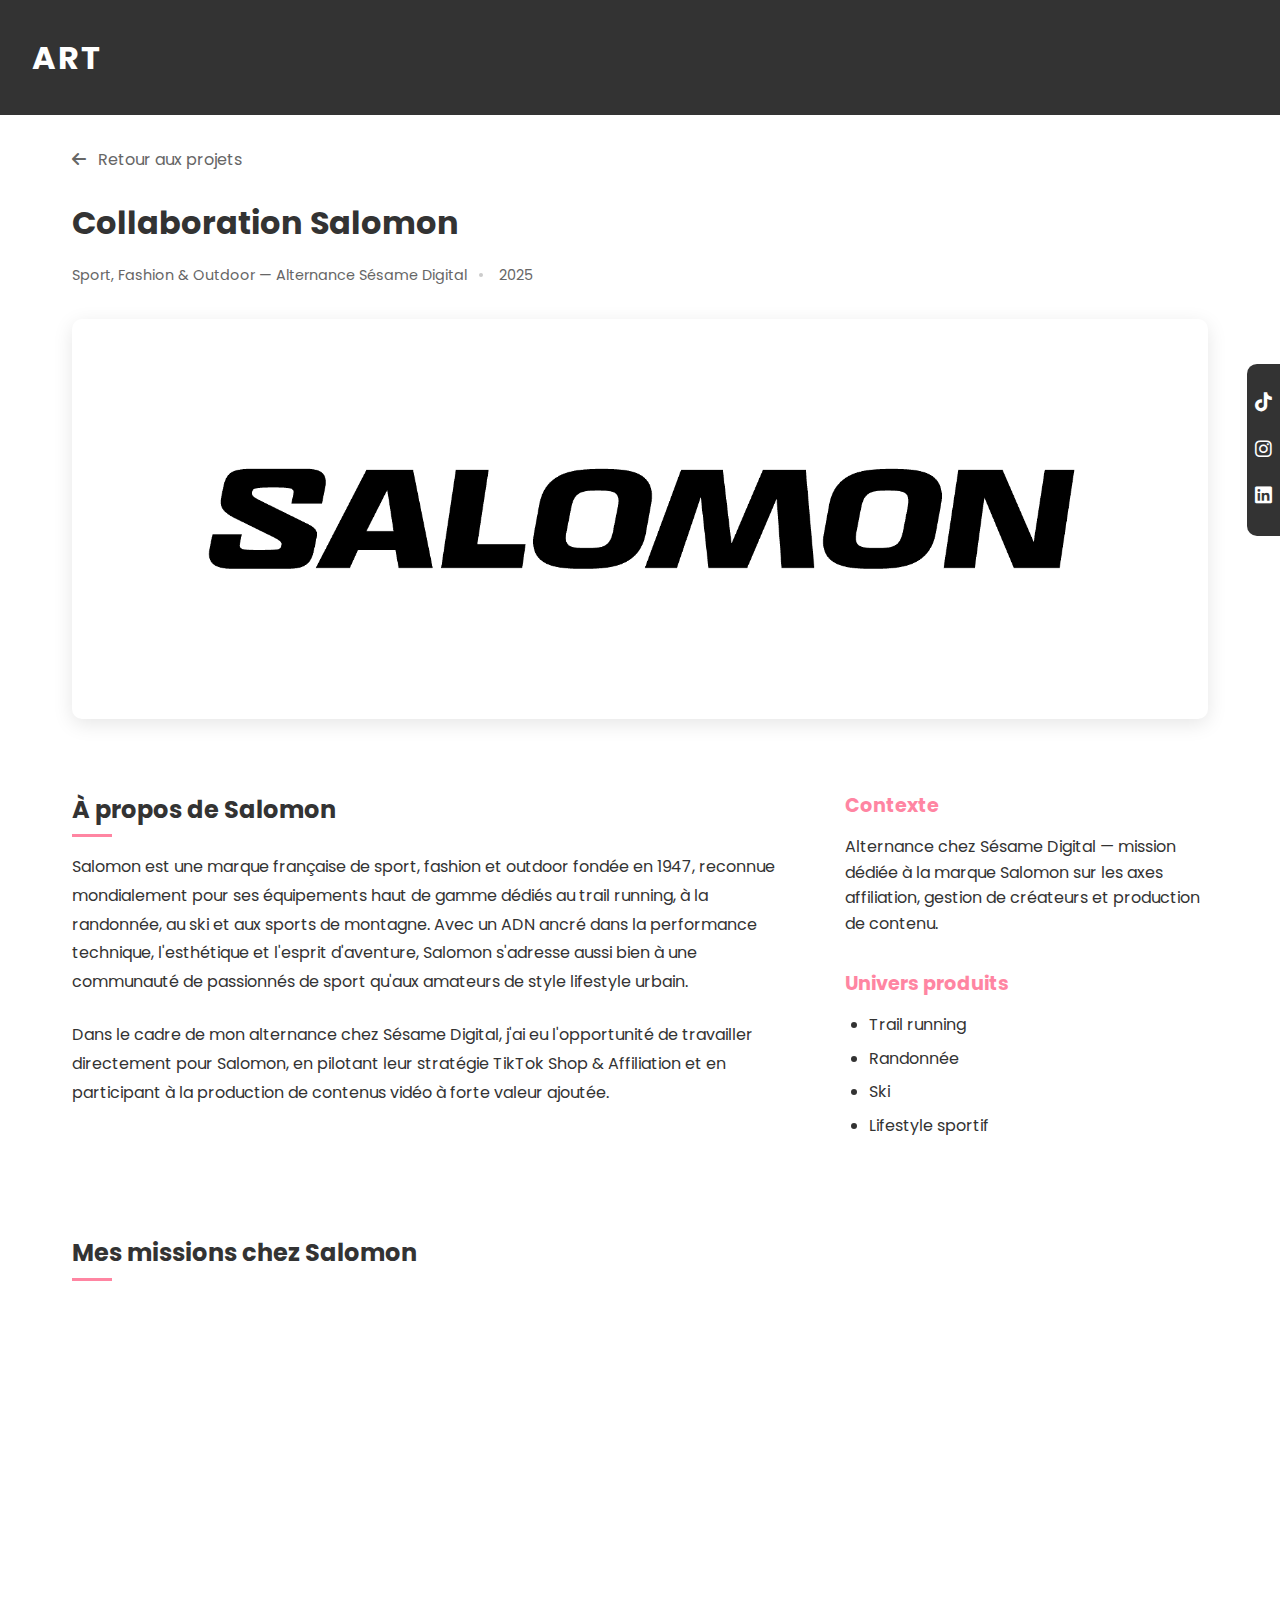
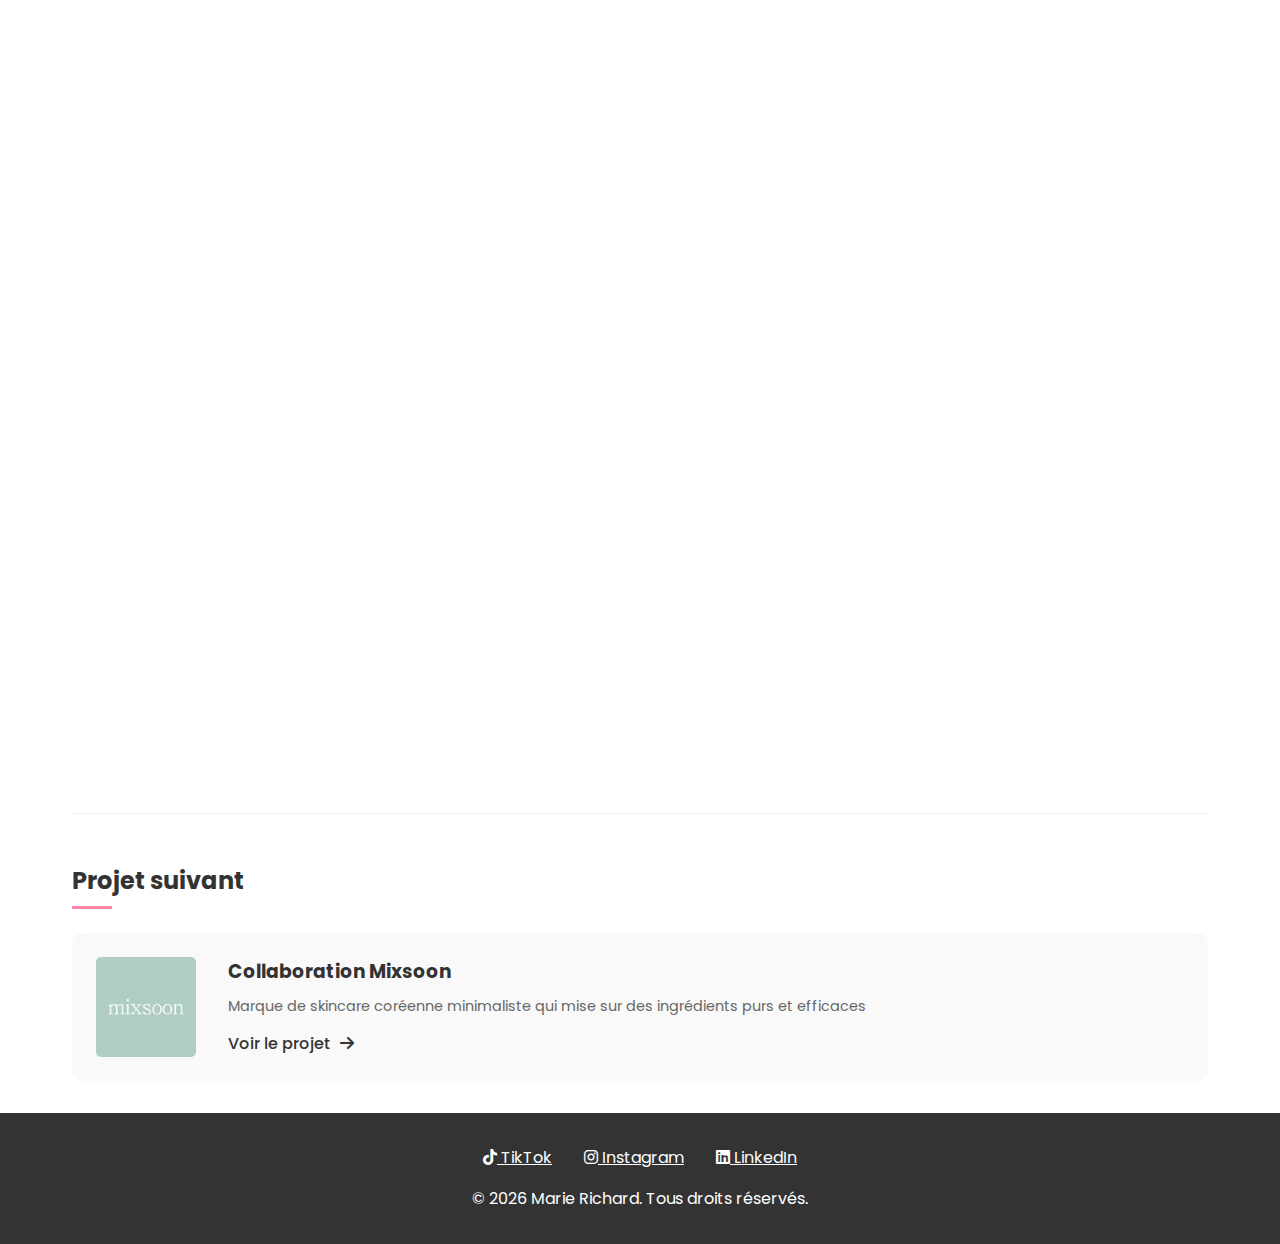
<file: projects/salomon.html>
<!DOCTYPE html>
<html lang="fr">
    <head>
        <meta charset="UTF-8">
        <meta name="viewport" content="width=device-width, initial-scale=1.0">
        <title>Collaboration Salomon - Marie Richard</title>
        <link rel="stylesheet" href="project.css">
        <link rel="stylesheet" href="https://cdnjs.cloudflare.com/ajax/libs/font-awesome/6.0.0/css/all.min.css">
        <style>
            .video-grid {
                display: grid;
                grid-template-columns: repeat(auto-fit, minmax(300px, 1fr));
                gap: 20px;
                margin-top: 20px;
            }

            .video-item {
                width: 100%;
            }

            @media (max-width: 768px) {
                .video-grid {
                    grid-template-columns: 1fr;
                }
            }

            .mission-grid {
                display: grid;
                grid-template-columns: 1fr 1fr;
                gap: 2rem;
                margin-top: 1.5rem;
            }

            @media (max-width: 768px) {
                .mission-grid {
                    grid-template-columns: 1fr;
                }
            }

            .mission-block {
                background-color: #f9f9f9;
                border-radius: 10px;
                padding: 1.5rem;
                border-left: 4px solid var(--primary-color);
            }

            .mission-block h4 {
                font-size: 1rem;
                color: var(--primary-color);
                margin-bottom: 1rem;
                text-transform: uppercase;
                letter-spacing: 1px;
            }

            .mission-block ul {
                list-style: none;
                padding: 0;
            }

            .mission-block ul li {
                position: relative;
                padding-left: 1.2rem;
                margin-bottom: 0.7rem;
                font-size: 0.9rem;
                line-height: 1.6;
                color: #555;
            }

            .mission-block ul li::before {
                content: '→';
                position: absolute;
                left: 0;
                color: var(--primary-color);
            }
        </style>
    </head>
<body>
    <!-- Header -->
    <header>
        <div class="logo">ART</div>
    </header>

    <!-- Social Media Icons -->
    <div class="social-icons">
        <a href="https://www.tiktok.com/@ricmaa_" target="_blank" title="TikTok"><i class="fab fa-tiktok"></i></a>
        <a href="https://www.instagram.com/ricmaa.custom/" target="_blank" title="Instagram"><i class="fab fa-instagram"></i></a>
        <a href="https://fr.linkedin.com/in/marie-richard-1a8a271ab" target="_blank" title="LinkedIn"><i class="fab fa-linkedin"></i></a>
    </div>

    <!-- Main Content -->
    <main>
        <!-- Project Hero Section -->
        <section class="project-hero">
            <div class="project-header">
                <a href="../index.html#projets" class="back-link"><i class="fas fa-arrow-left"></i> Retour aux projets</a>
                <h1>Collaboration Salomon</h1>
                <div class="project-meta">
                    <span class="project-type">Sport, Fashion & Outdoor — Alternance Sésame Digital</span>
                    <span class="project-year">2025</span>
                </div>
            </div>
            <div class="project-featured-image">
                <img src="../images/SALOMON_baniere.png" alt="Salomon Banner" class="featured-image" style="max-height: 400px; object-fit: cover;">
            </div>
        </section>

        <!-- Project Description -->
        <section class="project-description">
            <div class="project-info">
                <div class="project-about">
                    <h2>À propos de Salomon</h2>
                    <p>Salomon est une marque française de sport, fashion et outdoor fondée en 1947, reconnue mondialement pour ses équipements haut de gamme dédiés au trail running, à la randonnée, au ski et aux sports de montagne. Avec un ADN ancré dans la performance technique, l'esthétique et l'esprit d'aventure, Salomon s'adresse aussi bien à une communauté de passionnés de sport qu'aux amateurs de style lifestyle urbain.</p>
                    <p>Dans le cadre de mon alternance chez Sésame Digital, j'ai eu l'opportunité de travailler directement pour Salomon, en pilotant leur stratégie TikTok Shop & Affiliation et en participant à la production de contenus vidéo à forte valeur ajoutée.</p>
                </div>
                <div class="project-details">
                    <div class="detail-item">
                        <h3>Contexte</h3>
                        <p>Alternance chez Sésame Digital — mission dédiée à la marque Salomon sur les axes affiliation, gestion de créateurs et production de contenu.</p>
                    </div>
                    <div class="detail-item">
                        <h3>Univers produits</h3>
                        <ul>
                            <li>Trail running</li>
                            <li>Randonnée</li>
                            <li>Ski</li>
                            <li>Lifestyle sportif</li>
                        </ul>
                    </div>
                </div>
            </div>
        </section>

        <!-- Project Content -->
        <section class="project-content">
            <h2>Mes missions chez Salomon</h2>

            <div class="content-block">
                <p>Mon travail pour Salomon s'est articulé autour de deux axes complémentaires : la gestion de l'écosystème TikTok Shop & Affiliation d'un côté, et la production de contenus vidéo de l'autre. Ces deux missions m'ont permis de couvrir l'intégralité de la chaîne créative, du sourcing des créateurs jusqu'à la livraison des contenus finaux.</p>

                <div class="mission-grid">
                    <div class="mission-block">
                        <h4>TikTok Shop & Affiliation</h4>
                        <ul>
                            <li>Identification et collaboration avec des créateurs spécialisés dans l'outdoor, le trail et le lifestyle sportif</li>
                            <li>Mise en place de stratégies d'affiliation axées sur la performance produit pour maximiser la visibilité et les conversions</li>
                            <li>Sourcing et sélection de créateurs UGC alignés avec l'ADN de la marque : authenticité, technicité et esprit d'aventure</li>
                        </ul>
                    </div>
                    <div class="mission-block">
                        <h4>Production de contenu vidéo</h4>
                        <ul>
                            <li>Veille créative autour des tendances TikTok adaptées aux univers outdoor, sport et exploration</li>
                            <li>Conception de stratégies de contenu présentées via Canva et structurées sur Notion</li>
                            <li>Production complète : cadrage, lumière naturelle, tournage extérieur, montage (CapCut, Premiere Pro), sound design</li>
                            <li>Direction artistique orientée performance et lifestyle en milieu naturel</li>
                        </ul>
                    </div>
                </div>
            </div>

            <div class="video-feature">
                <h3>Mes vidéos pour Salomon</h3>

                <div class="video-grid">
                    <div class="video-item">
                        <blockquote class="tiktok-embed" cite="https://www.tiktok.com/@salomon/video/7626335192722050326" data-video-id="7626335192722050326" style="max-width: 605px;min-width: 325px;"><section><a target="_blank" title="@salomon" href="https://www.tiktok.com/@salomon?refer=embed">@salomon</a></section></blockquote>
                        <script async src="https://www.tiktok.com/embed.js"></script>
                    </div>

                    <div class="video-item">
                        <blockquote class="tiktok-embed" cite="https://www.tiktok.com/@salomon/video/7624478047592353046" data-video-id="7624478047592353046" style="max-width: 605px;min-width: 325px;"><section><a target="_blank" title="@salomon" href="https://www.tiktok.com/@salomon?refer=embed">@salomon</a></section></blockquote>
                        <script async src="https://www.tiktok.com/embed.js"></script>
                    </div>

                    <div class="video-item">
                        <blockquote class="tiktok-embed" cite="https://www.tiktok.com/@salomon/video/7624476732006944022" data-video-id="7624476732006944022" style="max-width: 605px;min-width: 325px;"><section><a target="_blank" title="@salomon" href="https://www.tiktok.com/@salomon?refer=embed">@salomon</a></section></blockquote>
                        <script async src="https://www.tiktok.com/embed.js"></script>
                    </div>

                    <div class="video-item">
                        <blockquote class="tiktok-embed" cite="https://www.tiktok.com/@salomon/video/7624468600895638806" data-video-id="7624468600895638806" style="max-width: 605px;min-width: 325px;"><section><a target="_blank" title="@salomon" href="https://www.tiktok.com/@salomon?refer=embed">@salomon</a></section></blockquote>
                        <script async src="https://www.tiktok.com/embed.js"></script>
                    </div>

                    <div class="video-item">
                        <blockquote class="tiktok-embed" cite="https://www.tiktok.com/@salomon/video/7621214415953661206" data-video-id="7621214415953661206" style="max-width: 605px;min-width: 325px;"><section><a target="_blank" title="@salomon" href="https://www.tiktok.com/@salomon?refer=embed">@salomon</a></section></blockquote>
                        <script async src="https://www.tiktok.com/embed.js"></script>
                    </div>
                </div>
            </div>

            <div class="image-gallery">
                <h3>Galerie photos</h3>
                <div class="gallery-grid">
                    <div class="gallery-item">
                        <img src="../images/salomon_shoe1.png" alt="Salomon Chaussure 1">
                    </div>
                    <div class="gallery-item">
                        <img src="../images/salomon_shoe2.png" alt="Salomon Chaussure 2">
                    </div>
                    <div class="gallery-item">
                        <img src="../images/salomon_shoe3.png" alt="Salomon Chaussure 3">
                    </div>
                </div>
            </div>
        </section>

        <!-- Next Project -->
        <section class="next-project">
            <h2>Projet suivant</h2>
            <a href="mixsoon.html" class="next-project-card">
                <img src="../images/mixsoon.png" alt="Collaboration Mixsoon" class="next-project-image">
                <div class="next-project-info">
                    <h3>Collaboration Mixsoon</h3>
                    <p>Marque de skincare coréenne minimaliste qui mise sur des ingrédients purs et efficaces</p>
                    <span class="next-link">Voir le projet <i class="fas fa-arrow-right"></i></span>
                </div>
            </a>
        </section>
    </main>

    <!-- Footer -->
    <footer>
        <div class="footer-links">
            <a href="https://www.tiktok.com/@ricmaa_" target="_blank" title="TikTok"><i class="fab fa-tiktok"></i> TikTok</a>
            <a href="https://www.instagram.com/ricmaa.custom/" target="_blank" title="Instagram"><i class="fab fa-instagram"></i> Instagram</a>
            <a href="https://fr.linkedin.com/in/marie-richard-1a8a271ab" target="_blank" title="LinkedIn"><i class="fab fa-linkedin"></i> LinkedIn</a>
        </div>
        <p>© 2026 Marie Richard. Tous droits réservés.</p>
    </footer>
    <script src="project.js"></script>
</body>
</html>
</file>
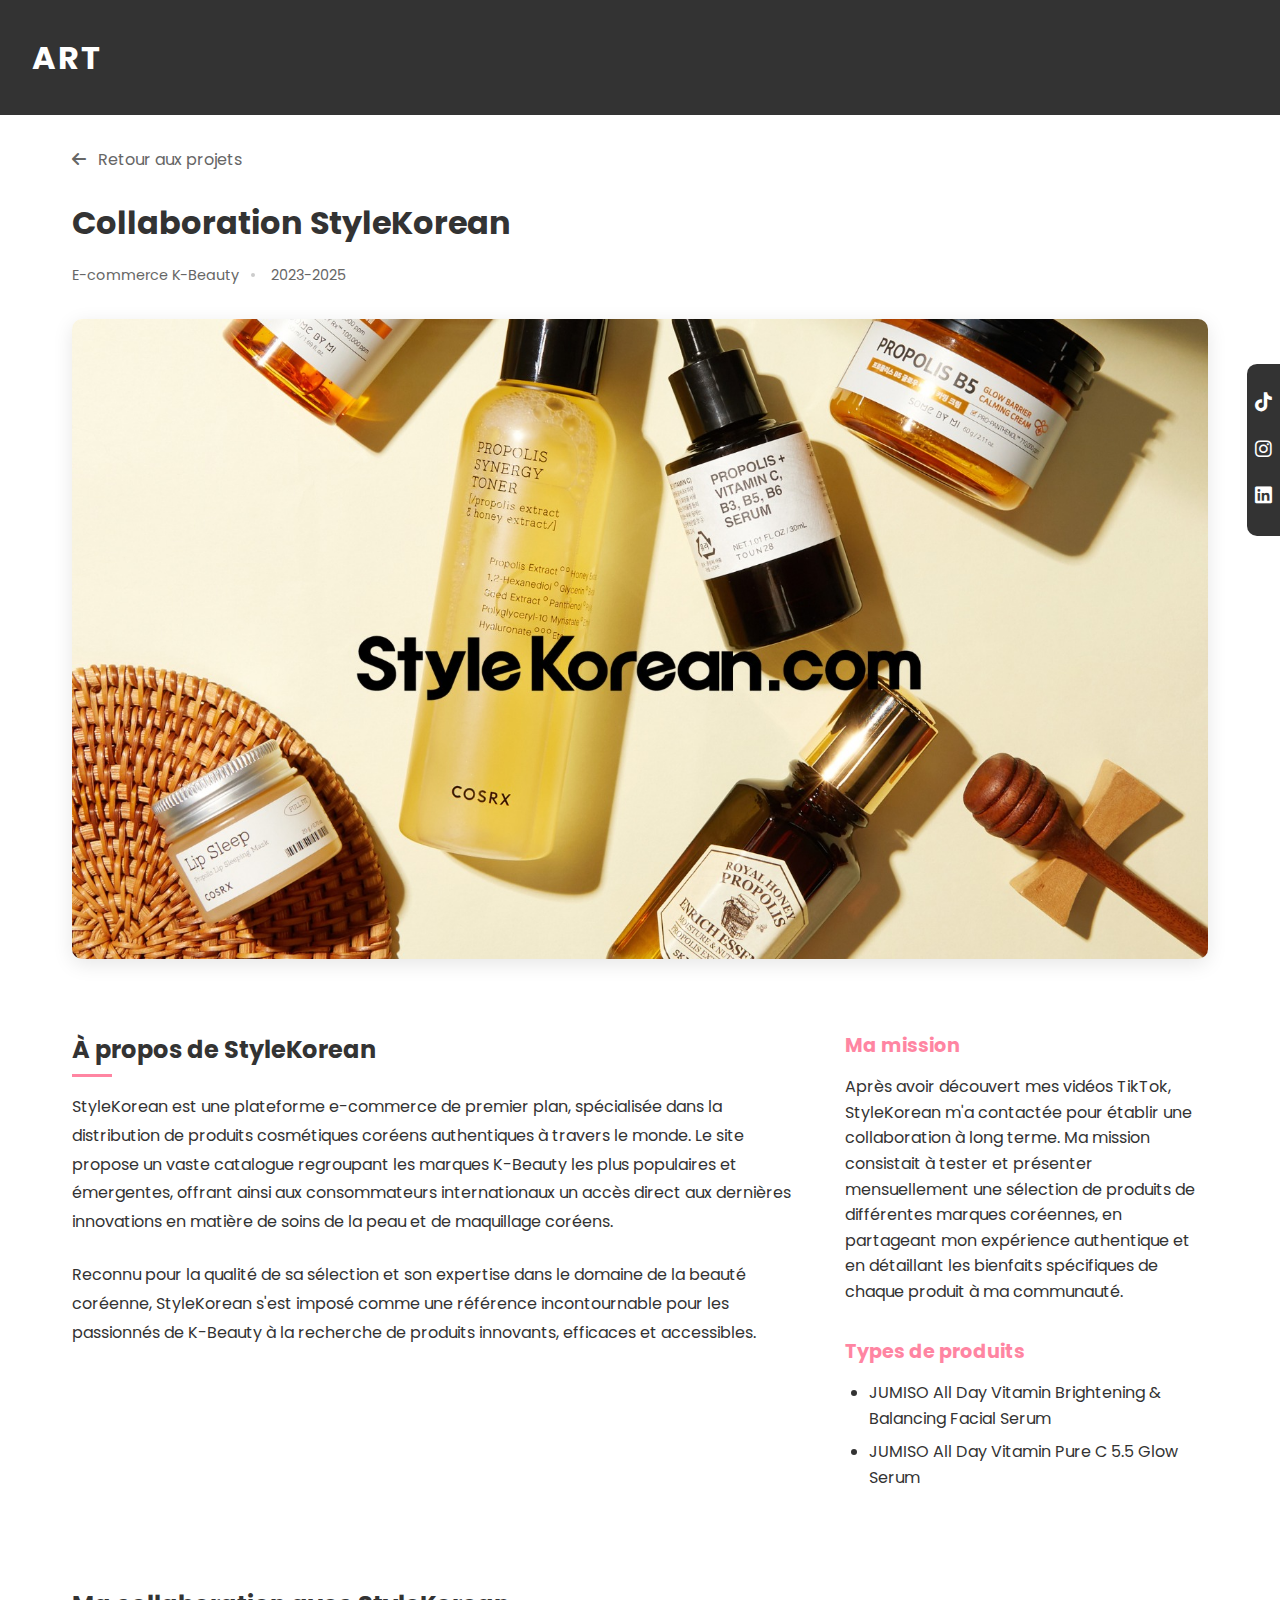
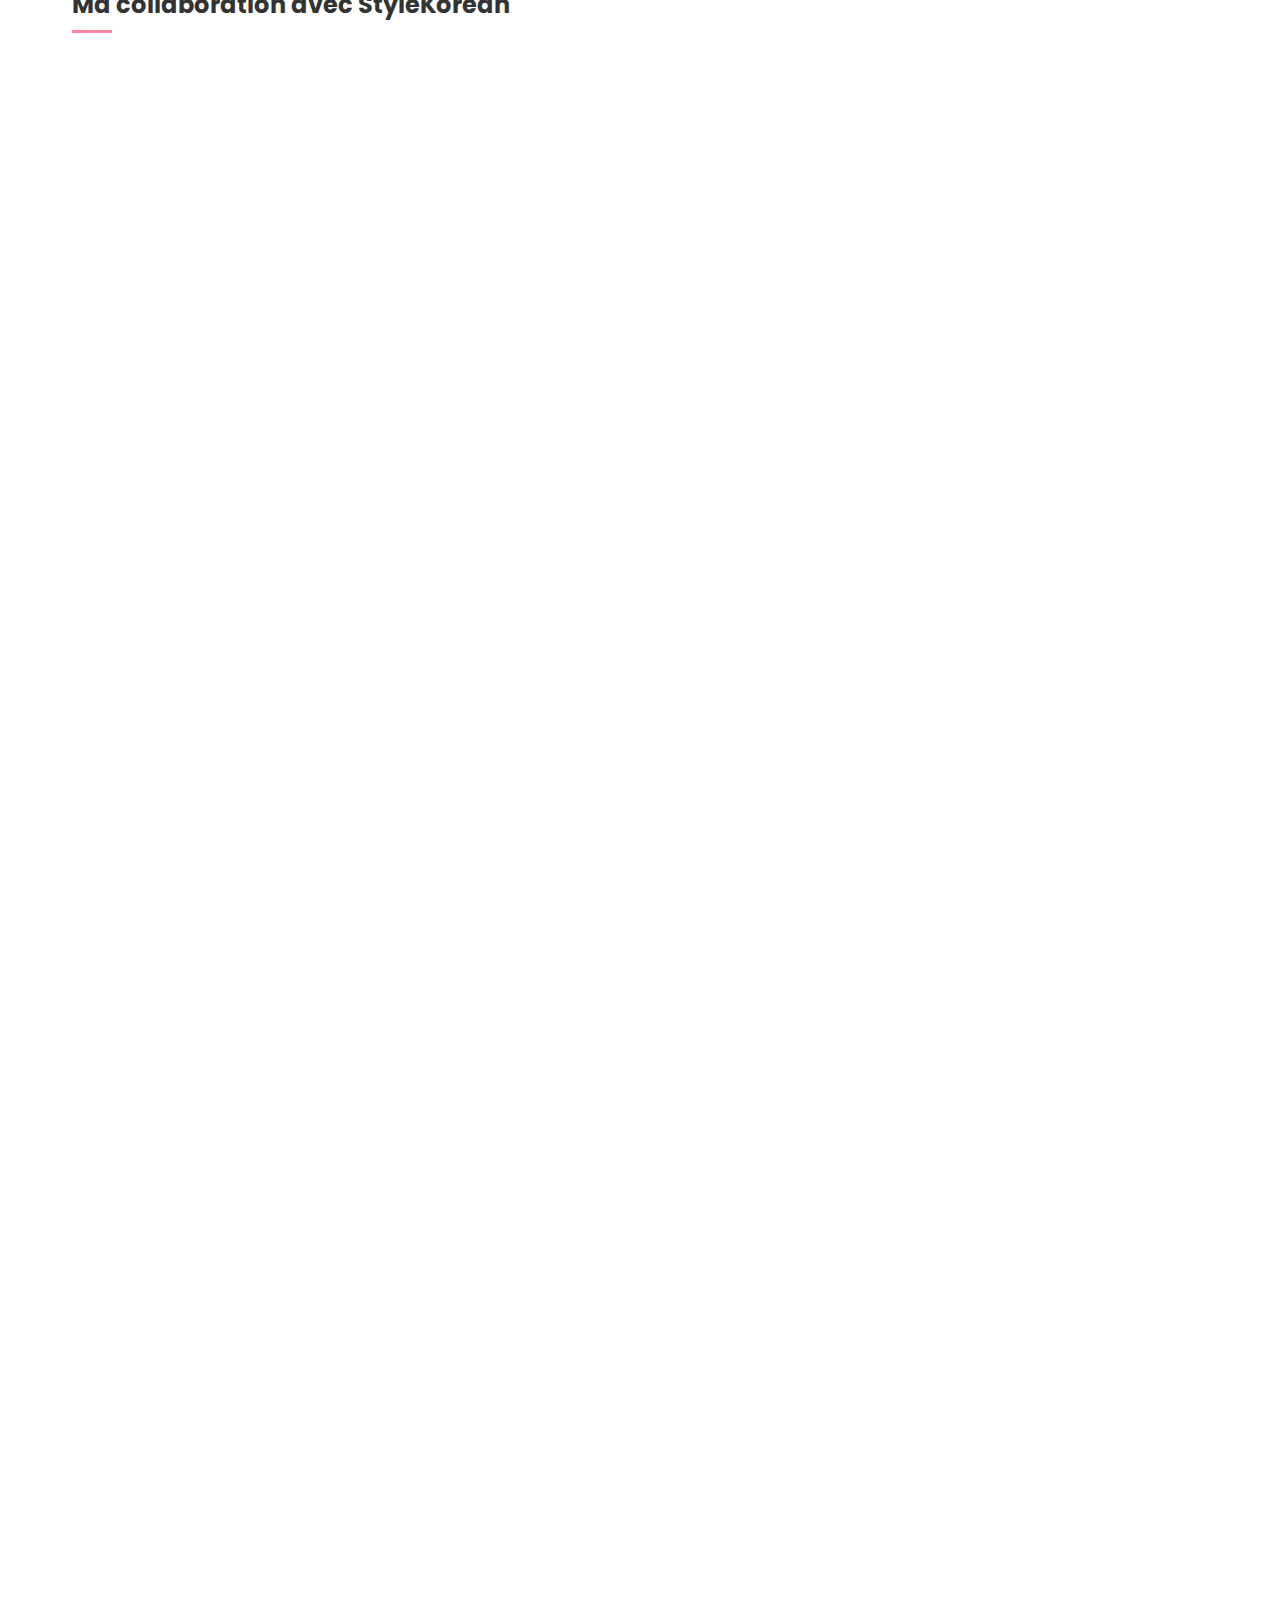
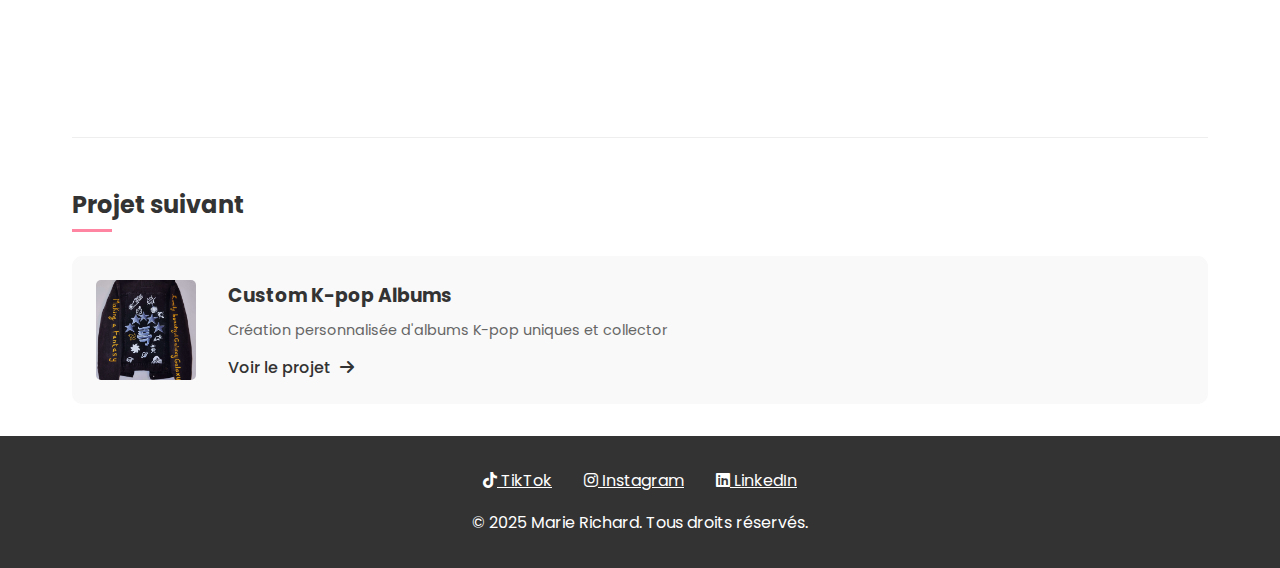
<file: projects/stylekorean.html>
<!DOCTYPE html>
<html lang="fr">
    <head>
        <meta charset="UTF-8">
        <meta name="viewport" content="width=device-width, initial-scale=1.0">
        <title>Collaboration StyleKorean - Marie Richard</title>
        <link rel="stylesheet" href="project.css">
        <link rel="stylesheet" href="https://cdnjs.cloudflare.com/ajax/libs/font-awesome/6.0.0/css/all.min.css">
    </head>
<body>
    <!-- Header -->
    <header>
        <div class="logo">ART</div>
    </header>

    <!-- Social Media Icons -->
    <div class="social-icons">
        <a href="https://www.tiktok.com/@ricmaa_" target="_blank" title="TikTok"><i class="fab fa-tiktok"></i></a>
        <a href="https://www.instagram.com/ricmaa.custom/" target="_blank" title="Instagram"><i class="fab fa-instagram"></i></a>
        <a href="https://fr.linkedin.com/in/marie-richard-1a8a271ab" target="_blank" title="LinkedIn"><i class="fab fa-linkedin"></i></a>
    </div>
    
    <!-- Main Content -->
    <main>
        <!-- Project Hero Section -->
        <section class="project-hero">
            <div class="project-header">
                <a href="../index.html#projets" class="back-link"><i class="fas fa-arrow-left"></i> Retour aux projets</a>
                <h1>Collaboration StyleKorean</h1>
                <div class="project-meta">
                    <span class="project-type">E-commerce K-Beauty</span>
                    <span class="project-year">2023-2025</span>
                </div>
            </div>
            <div class="project-featured-image">
                <img src="../images/stylekorean_banner.jpg" alt="StyleKorean Banner" class="featured-image">
            </div>
        </section>
        
        <!-- Project Description -->
        <section class="project-description">
            <div class="project-info">
                <div class="project-about">
                    <h2>À propos de StyleKorean</h2>
                    <p>StyleKorean est une plateforme e-commerce de premier plan, spécialisée dans la distribution de produits cosmétiques coréens authentiques à travers le monde. Le site propose un vaste catalogue regroupant les marques K-Beauty les plus populaires et émergentes, offrant ainsi aux consommateurs internationaux un accès direct aux dernières innovations en matière de soins de la peau et de maquillage coréens.</p>
                    <p>Reconnu pour la qualité de sa sélection et son expertise dans le domaine de la beauté coréenne, StyleKorean s'est imposé comme une référence incontournable pour les passionnés de K-Beauty à la recherche de produits innovants, efficaces et accessibles.</p>
                </div>
                <div class="project-details">
                    <div class="detail-item">
                        <h3>Ma mission</h3>
                        <p>Après avoir découvert mes vidéos TikTok, StyleKorean m'a contactée pour établir une collaboration à long terme. Ma mission consistait à tester et présenter mensuellement une sélection de produits de différentes marques coréennes, en partageant mon expérience authentique et en détaillant les bienfaits spécifiques de chaque produit à ma communauté.</p>
                    </div>
                    <div class="detail-item">
                        <h3>Types de produits</h3>
                        <ul>
                            <li>JUMISO All Day Vitamin Brightening & Balancing Facial Serum</li>
                            <li>JUMISO All Day Vitamin Pure C 5.5 Glow Serum</li>
                        </ul>
                    </div>
                </div>
            </div>
        </section>
        
        <!-- Project Content -->
        <section class="project-content">
            <h2>Ma collaboration avec StyleKorean</h2>
            
            <div class="content-block">
                <p>Ma collaboration avec StyleKorean a débuté lorsque leurs responsables marketing ont découvert mes contenus TikTok dédiés à la K-Beauty. Séduits par mon approche authentique et pédagogique, ils m'ont proposé un partenariat mensuel me permettant de découvrir et présenter régulièrement de nouveaux produits à ma communauté.</p>
                
                <p>Ce qui rend cette collaboration particulièrement enrichissante est la diversité des produits reçus. Chaque mois, je reçois un colis contenant une variété de produits issus de différentes marques coréennes - parfois des nouveautés en exclusivité, d'autres fois des produits cultes à redécouvrir. Cette diversité me permet d'explorer en profondeur l'écosystème de la K-Beauty et de partager des découvertes constamment renouvelées.</p>
                
                <p>Au fil des mois, j'ai développé une expertise spécifique sur certaines marques distribuées par StyleKorean comme Jumiso, COSRX, Mixsoon, Isntree, et Beauty of Joseon. Cette connaissance approfondie me permet de recommander précisément les produits adaptés aux différents types de peau et problématiques de mes abonnés, créant ainsi une véritable valeur ajoutée dans mes contenus.</p>
            </div>
            
            <div class="video-feature">
                <h3>Mes vidéos avec StyleKorean</h3>
                
                <div class="video-grid" style="display: grid; grid-template-columns: repeat(auto-fit, minmax(300px, 1fr)); gap: 20px; margin-top: 20px;">
                    <!-- Vidéo 1 - Test sérum Jumiso -->
                    <div class="video-item" style="width: 100%;">
                        <blockquote class="tiktok-embed" cite="https://www.tiktok.com/@ricmaa_/video/7363017070948175137" data-video-id="7363017070948175137" style="max-width: 605px;min-width: 325px;" > <section> <a target="_blank" title="@ricmaa_" href="https://www.tiktok.com/@ricmaa_?refer=embed">@ricmaa_</a> Vous avez déjà testé ?🫧 Vous pouvez le trouvé sur le site @STYLEKOREAN @Stylekorean_fr 💗 <a title="skincare" target="_blank" href="https://www.tiktok.com/tag/skincare?refer=embed">#skincare</a> <a title="jumiso" target="_blank" href="https://www.tiktok.com/tag/jumiso?refer=embed">#jumiso</a> <a title="jumisoserum" target="_blank" href="https://www.tiktok.com/tag/jumisoserum?refer=embed">#jumisoserum</a> <a title="antioxidant" target="_blank" href="https://www.tiktok.com/tag/antioxidant?refer=embed">#antioxidant</a> <a title="hyperpigmentation" target="_blank" href="https://www.tiktok.com/tag/hyperpigmentation?refer=embed">#hyperpigmentation</a> <a title="conseil" target="_blank" href="https://www.tiktok.com/tag/conseil?refer=embed">#conseil</a> <a title="kbeauty" target="_blank" href="https://www.tiktok.com/tag/kbeauty?refer=embed">#kbeauty</a> <a title="koreanproducts" target="_blank" href="https://www.tiktok.com/tag/koreanproducts?refer=embed">#koreanproducts</a> <a title="koreanskincare" target="_blank" href="https://www.tiktok.com/tag/koreanskincare?refer=embed">#koreanskincare</a> <a title="beauty" target="_blank" href="https://www.tiktok.com/tag/beauty?refer=embed">#beauty</a> <a title="kpop" target="_blank" href="https://www.tiktok.com/tag/kpop?refer=embed">#kpop</a> <a title="kpopactu" target="_blank" href="https://www.tiktok.com/tag/kpopactu?refer=embed">#kpopactu</a> <a title="kpopfyp" target="_blank" href="https://www.tiktok.com/tag/kpopfyp?refer=embed">#kpopfyp</a> <a title="pourtoi" target="_blank" href="https://www.tiktok.com/tag/pourtoi?refer=embed">#pourtoi</a> <a title="fyp" target="_blank" href="https://www.tiktok.com/tag/fyp?refer=embed">#fyp</a> <a title="vitamincserum" target="_blank" href="https://www.tiktok.com/tag/vitamincserum?refer=embed">#vitamincserum</a> <a title="coquette" target="_blank" href="https://www.tiktok.com/tag/coquette?refer=embed">#coquette</a> <a title="vitaminc" target="_blank" href="https://www.tiktok.com/tag/vitaminc?refer=embed">#vitaminc</a> <a target="_blank" title="♬ Shout Out X Blank Space - ASomeOne" href="https://www.tiktok.com/music/Shout-Out-X-Blank-Space-7237897239326493446?refer=embed">♬ Shout Out X Blank Space - ASomeOne</a> </section> </blockquote> <script async src="https://www.tiktok.com/embed.js"></script>
                    </div>
                    
                    <!-- Vidéo 2 - Pop-up store Samaritaine -->
                    <div class="video-item" style="width: 100%;">
                        <blockquote class="tiktok-embed" cite="https://www.tiktok.com/@ricmaa_/video/7445381639275908374" data-video-id="7445381639275908374" style="max-width: 605px;min-width: 325px;" > <section> <a target="_blank" title="@ricmaa_" href="https://www.tiktok.com/@ricmaa_?refer=embed">@ricmaa_</a> Rendez vous à la Samaritaine au -1 pour découvrir le nouveau Pop up store de @Stylekorean_fr 💗  Dépêchez vous pour profiter des offres exclusives !  Jusqu'au 3 mars ✨ <a title="kbeauty" target="_blank" href="https://www.tiktok.com/tag/kbeauty?refer=embed">#kbeauty</a> <a title="kbeautyparis" target="_blank" href="https://www.tiktok.com/tag/kbeautyparis?refer=embed">#kbeautyparis</a> <a title="quefaireaparis" target="_blank" href="https://www.tiktok.com/tag/quefaireaparis?refer=embed">#quefaireaparis</a> <a title="paris" target="_blank" href="https://www.tiktok.com/tag/paris?refer=embed">#paris</a> <a title="coreedusud" target="_blank" href="https://www.tiktok.com/tag/coreedusud?refer=embed">#coreedusud</a> <a title="korea" target="_blank" href="https://www.tiktok.com/tag/korea?refer=embed">#korea</a> <a title="glow" target="_blank" href="https://www.tiktok.com/tag/glow?refer=embed">#glow</a> <a title="activiteparis" target="_blank" href="https://www.tiktok.com/tag/activiteparis?refer=embed">#activiteparis</a> <a title="popupparis" target="_blank" href="https://www.tiktok.com/tag/popupparis?refer=embed">#popupparis</a> <a title="popup" target="_blank" href="https://www.tiktok.com/tag/popup?refer=embed">#popup</a> <a title="stylekorean" target="_blank" href="https://www.tiktok.com/tag/stylekorean?refer=embed">#stylekorean</a> <a title="mixsoon" target="_blank" href="https://www.tiktok.com/tag/mixsoon?refer=embed">#mixsoon</a> <a title="cosrx" target="_blank" href="https://www.tiktok.com/tag/cosrx?refer=embed">#cosrx</a> <a title="anua" target="_blank" href="https://www.tiktok.com/tag/anua?refer=embed">#anua</a> <a title="skin1004" target="_blank" href="https://www.tiktok.com/tag/skin1004?refer=embed">#skin1004</a> <a title="toccobo" target="_blank" href="https://www.tiktok.com/tag/toccobo?refer=embed">#toccobo</a> <a title="roundlab" target="_blank" href="https://www.tiktok.com/tag/roundlab?refer=embed">#roundlab</a> <a title="isntree" target="_blank" href="https://www.tiktok.com/tag/isntree?refer=embed">#isntree</a> <a title="beautyofjoseon" target="_blank" href="https://www.tiktok.com/tag/beautyofjoseon?refer=embed">#beautyofjoseon</a> <a target="_blank" title="♬ son original - Ricmaa 🎀✨" href="https://www.tiktok.com/music/son-original-7445381631534648086?refer=embed">♬ son original - Ricmaa 🎀✨</a> </section> </blockquote> <script async src="https://www.tiktok.com/embed.js"></script>
                    </div>
                </div>
            </div>
            
            <div class="content-block">
                <h3>L'expérience Pop-up Store</h3>
                <p>Un moment fort de ma collaboration avec StyleKorean a été ma participation à leur pop-up store à la Samaritaine à Paris.</p>
                
                <p>Le pop-up a présenté une sélection soigneusement curatée des meilleures marques coréennes distribuées par StyleKorean, dont plusieurs que j'avais précédemment testées et recommandées. Les visiteurs ont pu découvrir et tester les produits, bénéficier de conseils personnalisés et profiter d'offres exclusives.</p>
                
                <p>Cette expérience a renforcé ma relation avec StyleKorean et m'a permis d'approfondir ma connaissance des différentes marques coréennes, en échangeant directement avec les représentants présents sur place.</p>
            </div>
            
            <div class="content-block">
                <h3>Les marques phares de StyleKorean</h3>
                
                <div class="brands-highlight" style="display: grid; grid-template-columns: repeat(auto-fit, minmax(150px, 1fr)); gap: 15px; margin-top: 20px;">
                    <div class="brand-item" style="text-align: center; padding: 15px; background-color: #f9f9f9; border-radius: 10px;">
                        <h4>COSRX</h4>
                        <p>Spécialiste des soins à base d'acides doux et d'ingrédients minimalistes</p>
                    </div>
                    
                    <div class="brand-item" style="text-align: center; padding: 15px; background-color: #f9f9f9; border-radius: 10px;">
                        <h4>Mixsoon</h4>
                        <p>Formules épurées avec ingrédients naturels mono-dosés</p>
                    </div>
                    
                    <div class="brand-item" style="text-align: center; padding: 15px; background-color: #f9f9f9; border-radius: 10px;">
                        <h4>Jumiso</h4>
                        <p>Expertise en sérums concentrés à haute efficacité</p>
                    </div>
                    
                    <div class="brand-item" style="text-align: center; padding: 15px; background-color: #f9f9f9; border-radius: 10px;">
                        <h4>Beauty of Joseon</h4>
                        <p>Alliance entre ingrédients traditionnels coréens et technologies modernes</p>
                    </div>
                </div>
            </div>
            
            <div class="image-gallery">
                <h3>Galerie photos</h3>
                <div class="gallery-grid">
                    <div class="gallery-item">
                        <img src="../images/glow_serum.jpg" alt="glow_sreum">
                    </div>
                    <div class="gallery-item">
                        <img src="../images/facial_serum.jpg" alt="facial_serem">
                    </div>
                </div>
            </div>
        </section>
        
        <!-- Next Project -->
        <section class="next-project">
            <h2>Projet suivant</h2>
            <a href="custom.html" class="next-project-card">
                <img src="../images/custom.jpg" alt="Custom K-pop Albums" class="next-project-image">
                <div class="next-project-info">
                    <h3>Custom K-pop Albums</h3>
                    <p>Création personnalisée d'albums K-pop uniques et collector</p>
                    <span class="next-link">Voir le projet <i class="fas fa-arrow-right"></i></span>
                </div>
            </a>
        </section>
    </main>
    
    <!-- Footer -->
    <footer>
        <div class="footer-links">
            <a href="https://www.tiktok.com/@ricmaa_" target="_blank" title="TikTok"><i class="fab fa-tiktok"></i> TikTok</a>
            <a href="https://www.instagram.com/ricmaa.custom/" target="_blank" title="Instagram"><i class="fab fa-instagram"></i> Instagram</a>
            <a href="https://fr.linkedin.com/in/marie-richard-1a8a271ab" target="_blank" title="LinkedIn"><i class="fab fa-linkedin"></i> LinkedIn</a>
        </div>
        <p>© 2025 Marie Richard. Tous droits réservés.</p>
    </footer>
    <script src="project.js"></script>
</body>
</html>
</file>
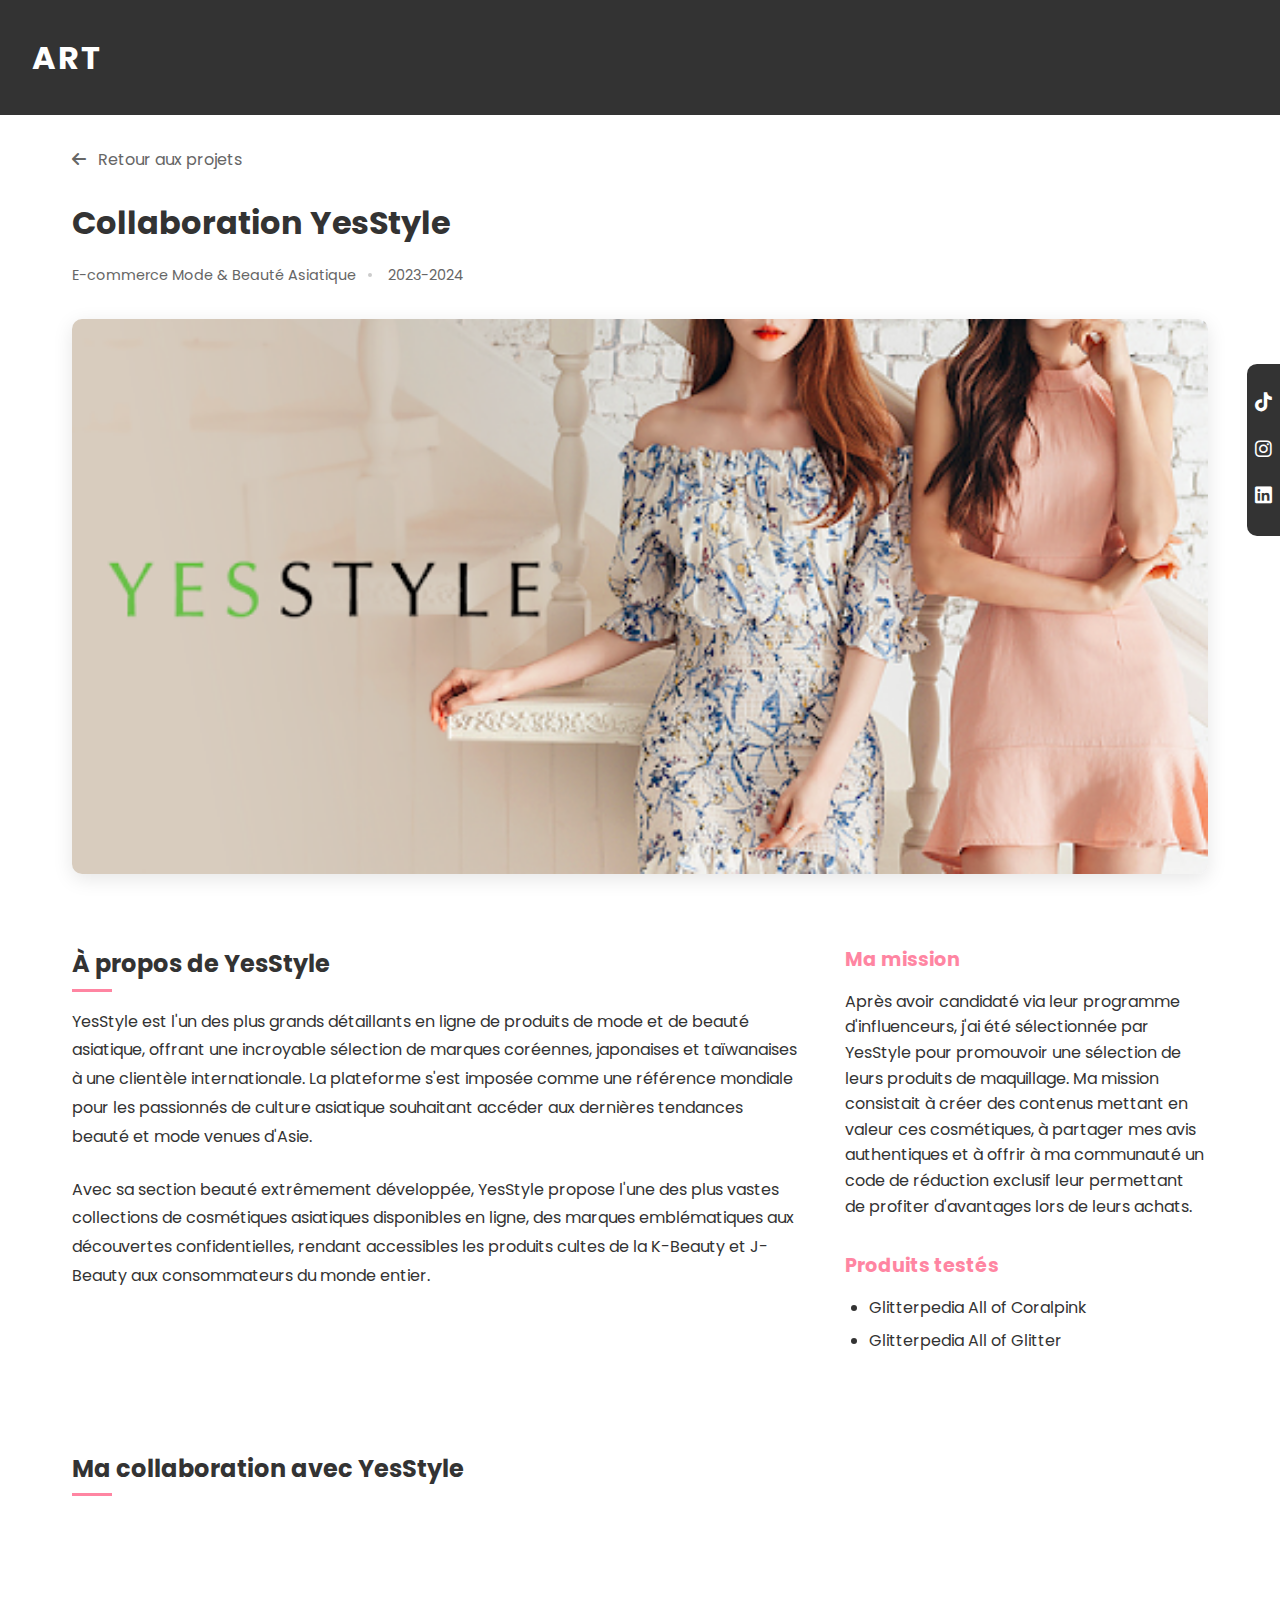
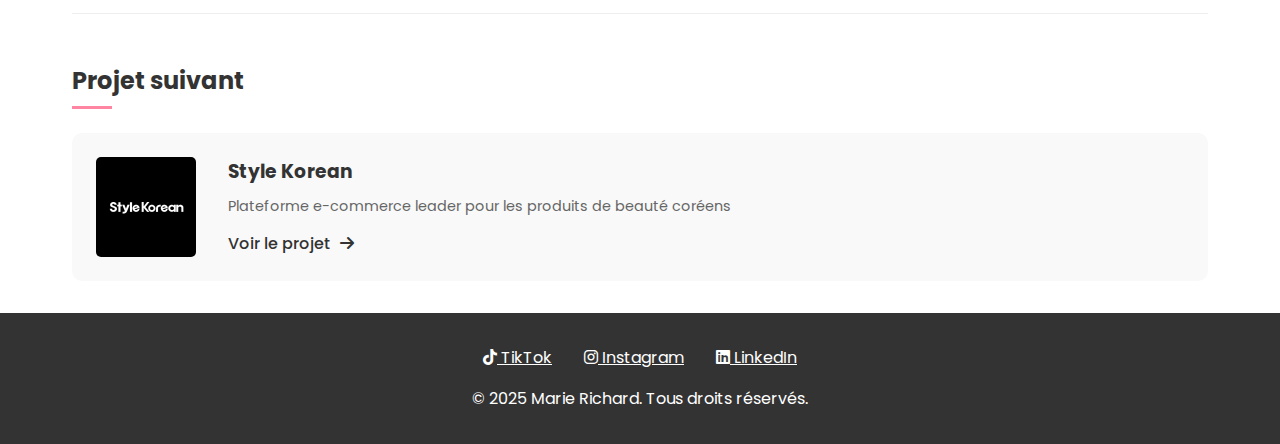
<file: projects/yesstyle.html>
<!DOCTYPE html>
<html lang="fr">
    <head>
        <meta charset="UTF-8">
        <meta name="viewport" content="width=device-width, initial-scale=1.0">
        <title>Collaboration YesStyle - Marie Richard</title>
        <link rel="stylesheet" href="project.css">
        <link rel="stylesheet" href="https://cdnjs.cloudflare.com/ajax/libs/font-awesome/6.0.0/css/all.min.css">
    </head>
<body>
    <!-- Header -->
    <header>
        <div class="logo">ART</div>
    </header>
    
    <!-- Social Media Icons -->
    <div class="social-icons">
        <a href="https://www.tiktok.com/@ricmaa_" target="_blank" title="TikTok"><i class="fab fa-tiktok"></i></a>
        <a href="https://www.instagram.com/ricmaa.custom/" target="_blank" title="Instagram"><i class="fab fa-instagram"></i></a>
        <a href="https://fr.linkedin.com/in/marie-richard-1a8a271ab" target="_blank" title="LinkedIn"><i class="fab fa-linkedin"></i></a>
    </div>
    
    <!-- Main Content -->
    <main>
        <!-- Project Hero Section -->
        <section class="project-hero">
            <div class="project-header">
                <a href="../index.html#projets" class="back-link"><i class="fas fa-arrow-left"></i> Retour aux projets</a>
                <h1>Collaboration YesStyle</h1>
                <div class="project-meta">
                    <span class="project-type">E-commerce Mode & Beauté Asiatique</span>
                    <span class="project-year">2023-2024</span>
                </div>
            </div>
            <div class="project-featured-image">
                <img src="../images/yesstyle_banner.jpg" alt="YesStyle Banner" class="featured-image">
            </div>
        </section>
        
        <!-- Project Description -->
        <section class="project-description">
            <div class="project-info">
                <div class="project-about">
                    <h2>À propos de YesStyle</h2>
                    <p>YesStyle est l'un des plus grands détaillants en ligne de produits de mode et de beauté asiatique, offrant une incroyable sélection de marques coréennes, japonaises et taïwanaises à une clientèle internationale. La plateforme s'est imposée comme une référence mondiale pour les passionnés de culture asiatique souhaitant accéder aux dernières tendances beauté et mode venues d'Asie.</p>
                    <p>Avec sa section beauté extrêmement développée, YesStyle propose l'une des plus vastes collections de cosmétiques asiatiques disponibles en ligne, des marques emblématiques aux découvertes confidentielles, rendant accessibles les produits cultes de la K-Beauty et J-Beauty aux consommateurs du monde entier.</p>
                </div>
                <div class="project-details">
                    <div class="detail-item">
                        <h3>Ma mission</h3>
                        <p>Après avoir candidaté via leur programme d'influenceurs, j'ai été sélectionnée par YesStyle pour promouvoir une sélection de leurs produits de maquillage. Ma mission consistait à créer des contenus mettant en valeur ces cosmétiques, à partager mes avis authentiques et à offrir à ma communauté un code de réduction exclusif leur permettant de profiter d'avantages lors de leurs achats.</p>
                    </div>
                    <div class="detail-item">
                        <h3>Produits testés</h3>
                        <ul>
                            <li>Glitterpedia All of Coralpink</li>
                            <li>Glitterpedia All of Glitter</li>
                        </ul>
                    </div>
                </div>
            </div>
        </section>
        
        <!-- Project Content -->
        <section class="project-content">
            <h2>Ma collaboration avec YesStyle</h2>
            
            <div class="content-block">
                <p>Ma collaboration avec YesStyle représente une étape importante dans mon parcours de créatrice de contenu spécialisée en beauté asiatique. Contrairement à mes autres partenariats qui ont débuté par un contact direct des marques, cette opportunité est née de ma propre initiative lorsque j'ai postulé à leur programme d'influenceurs.</p>
                
                <p>Après examen de mon profil et de mes contenus existants, j'ai eu la joie d'être sélectionnée pour rejoindre le réseau d'influenceurs YesStyle. Cette collaboration s'est principalement concentrée sur la promotion de produits de maquillage, un domaine que j'ai pu explorer davantage grâce à l'incroyable diversité des marques asiatiques proposées par YesStyle.</p>
                
                <p>Un aspect particulièrement enrichissant de ce partenariat est la possibilité d'offrir à ma communauté un code de réduction personnalisé. Le code "RICMAA20" permet à mes abonnés de bénéficier d'avantages lors de leurs achats sur la plateforme, renforçant ainsi le lien de confiance que j'ai établi avec eux tout en leur facilitant l'accès aux produits que je recommande.</p>
            </div>
            
            <div class="video-feature">
                <h3>Découverte des produits YesStyle</h3>
                
                <div class="video-grid" style="display: grid; grid-template-columns: repeat(auto-fit, minmax(300px, 1fr)); gap: 20px; margin-top: 20px;">
                    <div class="video-item" style="width: 100%;">
                        <blockquote class="tiktok-embed" cite="https://www.tiktok.com/@ricmaa_/video/7364810566554242336" data-video-id="7364810566554242336" style="max-width: 605px;min-width: 325px;" > <section> <a target="_blank" title="@ricmaa_" href="https://www.tiktok.com/@ricmaa_?refer=embed">@ricmaa_</a> Use my code RICMAA20 on Yesstyle 💗 (This video is not a collaboration) @YesStyle @Unleashia Official @Unleashia Global  <a title="unleashia" target="_blank" href="https://www.tiktok.com/tag/unleashia?refer=embed">#unleashia</a> <a title="makeup" target="_blank" href="https://www.tiktok.com/tag/makeup?refer=embed">#makeup</a> <a title="koreanmakeup" target="_blank" href="https://www.tiktok.com/tag/koreanmakeup?refer=embed">#koreanmakeup</a> <a title="kbeauty" target="_blank" href="https://www.tiktok.com/tag/kbeauty?refer=embed">#kbeauty</a> <a title="glitters" target="_blank" href="https://www.tiktok.com/tag/glitters?refer=embed">#glitters</a> <a title="unleashiapalette" target="_blank" href="https://www.tiktok.com/tag/unleashiapalette?refer=embed">#unleashiapalette</a> <a title="koreanbeauty" target="_blank" href="https://www.tiktok.com/tag/koreanbeauty?refer=embed">#koreanbeauty</a> <a title="kpop" target="_blank" href="https://www.tiktok.com/tag/kpop?refer=embed">#kpop</a> <a title="aespa" target="_blank" href="https://www.tiktok.com/tag/aespa?refer=embed">#aespa</a> <a title="kpopactu" target="_blank" href="https://www.tiktok.com/tag/kpopactu?refer=embed">#kpopactu</a> <a title="kpopstan" target="_blank" href="https://www.tiktok.com/tag/kpopstan?refer=embed">#kpopstan</a> <a title="kpopfyp" target="_blank" href="https://www.tiktok.com/tag/kpopfyp?refer=embed">#kpopfyp</a> <a title="yesstyle" target="_blank" href="https://www.tiktok.com/tag/yesstyle?refer=embed">#yesstyle</a> <a title="yesstyleinfluencers" target="_blank" href="https://www.tiktok.com/tag/yesstyleinfluencers?refer=embed">#yesstyleinfluencers</a> <a title="makeuptutorial" target="_blank" href="https://www.tiktok.com/tag/makeuptutorial?refer=embed">#makeuptutorial</a> <a title="coquette" target="_blank" href="https://www.tiktok.com/tag/coquette?refer=embed">#coquette</a> <a target="_blank" title="♬ DRAMA INSTRUMENTAL SLOWED - ➺ν⁹⁵" href="https://www.tiktok.com/music/DRAMA-INSTRUMENTAL-SLOWED-7343699597321112322?refer=embed">♬ DRAMA INSTRUMENTAL SLOWED - ➺ν⁹⁵</a> </section> </blockquote> <script async src="https://www.tiktok.com/embed.js"></script>
                    </div>
                    
                    <div class="video-item" style="width: 100%;">
                        <blockquote class="tiktok-embed" cite="https://www.tiktok.com/@ricmaa_/video/7344796367392476448" data-video-id="7344796367392476448" style="max-width: 605px;min-width: 325px;" > <section> <a target="_blank" title="@ricmaa_" href="https://www.tiktok.com/@ricmaa_?refer=embed">@ricmaa_</a> J&#39;aime trop 😍😍 utilisez mon code sur yesstyle pour une réduction sur vos achats : RICMAA123  💗  <a title="yesstyle" target="_blank" href="https://www.tiktok.com/tag/yesstyle?refer=embed">#yesstyle</a> <a title="yesstyleinfluencers" target="_blank" href="https://www.tiktok.com/tag/yesstyleinfluencers?refer=embed">#yesstyleinfluencers</a> <a title="makeup" target="_blank" href="https://www.tiktok.com/tag/makeup?refer=embed">#makeup</a> <a title="makeuptutorial" target="_blank" href="https://www.tiktok.com/tag/makeuptutorial?refer=embed">#makeuptutorial</a> <a title="unboxing" target="_blank" href="https://www.tiktok.com/tag/unboxing?refer=embed">#unboxing</a> <a title="makeupunboxing" target="_blank" href="https://www.tiktok.com/tag/makeupunboxing?refer=embed">#makeupunboxing</a> <a title="cmakeup" target="_blank" href="https://www.tiktok.com/tag/cmakeup?refer=embed">#cmakeup</a> <a title="kmakeup" target="_blank" href="https://www.tiktok.com/tag/kmakeup?refer=embed">#kmakeup</a> <a title="kbeauty" target="_blank" href="https://www.tiktok.com/tag/kbeauty?refer=embed">#kbeauty</a> <a title="koreanskincare" target="_blank" href="https://www.tiktok.com/tag/koreanskincare?refer=embed">#koreanskincare</a> <a title="koreanmakeup" target="_blank" href="https://www.tiktok.com/tag/koreanmakeup?refer=embed">#koreanmakeup</a> <a title="glitters" target="_blank" href="https://www.tiktok.com/tag/glitters?refer=embed">#glitters</a> <a title="Kpop" target="_blank" href="https://www.tiktok.com/tag/Kpop?refer=embed">#Kpop</a> <a title="kpopfyp" target="_blank" href="https://www.tiktok.com/tag/kpopfyp?refer=embed">#kpopfyp</a> <a title="kpopstan" target="_blank" href="https://www.tiktok.com/tag/kpopstan?refer=embed">#kpopstan</a> <a title="kpopactu" target="_blank" href="https://www.tiktok.com/tag/kpopactu?refer=embed">#kpopactu</a> <a target="_blank" title="♬ Tip Toe speed up - ♡" href="https://www.tiktok.com/music/Tip-Toe-speed-up-7285315988807551749?refer=embed">♬ Tip Toe speed up - ♡</a> </section> </blockquote> <script async src="https://www.tiktok.com/embed.js"></script>
                    </div>
                </div>
            </div>
            
            <div class="content-block">
                <h3>Spécificités du maquillage K-Beauty</h3>
                <p>Au fil de ma collaboration avec YesStyle, j'ai approfondi ma compréhension des spécificités du maquillage coréen qui le distinguent des produits occidentaux. Le maquillage K-Beauty se caractérise par une approche différente, mettant l'accent sur la luminosité naturelle, les finitions glossy et les textures innovantes.</p>
                
                <div class="kbeauty-characteristics" style="display: grid; grid-template-columns: repeat(auto-fill, minmax(200px, 1fr)); gap: 15px; margin-top: 20px;">
                    <div class="characteristic-item" style="background-color: #f9f9f9; padding: 15px; border-radius: 10px;">
                        <h4>Glow vs. Mat</h4>
                        <p>Contrairement aux tendances occidentales qui privilégient souvent les finis mats, le maquillage coréen célèbre l'éclat et la luminosité pour un teint frais et hydraté.</p>
                    </div>
                    
                    <div class="characteristic-item" style="background-color: #f9f9f9; padding: 15px; border-radius: 10px;">
                        <h4>Textures innovantes</h4>
                        <p>Les marques coréennes excellent dans la création de textures hybrides comme les crèmes-à-poudre, les gels-à-huile ou les fards liquides qui se transforment au contact de la peau.</p>
                    </div>
                    
                    <div class="characteristic-item" style="background-color: #f9f9f9; padding: 15px; border-radius: 10px;">
                        <h4>Pigmentation modulable</h4>
                        <p>Les produits coréens offrent généralement une couvrance buildable plutôt qu'une forte pigmentation dès la première application, permettant de créer des looks naturels ou plus intenses selon l'occasion.</p>
                    </div>
                    
                    <div class="characteristic-item" style="background-color: #f9f9f9; padding: 15px; border-radius: 10px;">
                        <h4>Packaging créatif</h4>
                        <p>Le design des produits est souvent ludique et artistique, reflétant l'attention portée à l'expérience utilisateur dans son ensemble, pas seulement au produit lui-même.</p>
                    </div>
                </div>
            </div>
            
            <div class="image-gallery">
                <h3>Galerie photos</h3>
                <div class="gallery-grid">
                    <div class="gallery-item">
                        <img src="../images/yesstyle_glitterpedia_coral.jpg" alt="Glitterpedia Coralpink Palette">
                    </div>
                    <div class="gallery-item">
                        <img src="../images/yesstyle_glitterpedia_glitter.jpg" alt="Glitterpedia Glitter Palette">
                    </div>
                </div>
            </div>
        </section>
        
        <!-- Next Project -->
        <section class="next-project">
            <h2>Projet suivant</h2>
            <a href="stylekorean.html" class="next-project-card">
                <img src="../images/stylekorean.jpg" alt="Style Korean" class="next-project-image">
                <div class="next-project-info">
                    <h3>Style Korean</h3>
                    <p>Plateforme e-commerce leader pour les produits de beauté coréens</p>
                    <span class="next-link">Voir le projet <i class="fas fa-arrow-right"></i></span>
                </div>
            </a>
        </section>
    </main>
    
    <!-- Footer -->
    <footer>
        <div class="footer-links">
            <a href="https://www.tiktok.com/@ricmaa_" target="_blank" title="TikTok"><i class="fab fa-tiktok"></i> TikTok</a>
            <a href="https://www.instagram.com/ricmaa.custom/" target="_blank" title="Instagram"><i class="fab fa-instagram"></i> Instagram</a>
            <a href="https://fr.linkedin.com/in/marie-richard-1a8a271ab" target="_blank" title="LinkedIn"><i class="fab fa-linkedin"></i> LinkedIn</a>
        </div>
        <p>© 2025 Marie Richard. Tous droits réservés.</p>
    </footer>
    <script src="project.js"></script>
</body>
</html>
</file>
<file: css/styles.css>
/* Polices */
@import url('https://fonts.googleapis.com/css2?family=Poppins:wght@300;400;500;600;700&display=swap');

/* Reset */
*, *::before, *::after {
    margin: 0;
    padding: 0;
    box-sizing: border-box;
}

/* Variables */
:root {
    --primary-color: #ff85a2;
    --secondary-color: #ffd1dc;
    --dark-color: #333;
    --light-color: #fff;
    --transition: all 0.3s ease;
}

body {
    font-family: 'Poppins', sans-serif;
    background-color: var(--light-color);
    color: var(--dark-color);
    line-height: 1.6;
    overflow-x: hidden;
}

/* Header */
header {
    background-color: var(--dark-color);
    color: var(--light-color);
    padding: 2rem;
    display: flex;
    justify-content: space-between;
    align-items: center;
    position: relative;
}

.logo {
    font-size: 2rem;
    font-weight: 700;
    text-transform: uppercase;
    letter-spacing: 2px;
}

.menu-btn {
    background: none;
    border: none;
    color: var(--light-color);
    font-size: 1.5rem;
    cursor: pointer;
    z-index: 100;
}

/* Navigation */
.menu {
    position: fixed;
    top: 0;
    left: -300px;
    width: 300px;
    height: 100vh;
    background-color: var(--dark-color);
    transition: var(--transition);
    z-index: 99;
    padding: 2rem;
}

.menu.active {
    left: 0;
}

.menu ul {
    list-style: none;
    margin-top: 5rem;
}

.menu li {
    margin-bottom: 1rem;
}

.menu a {
    color: var(--light-color);
    text-decoration: none;
    font-size: 1.2rem;
    transition: var(--transition);
    display: block;
    padding: 0.5rem 0;
}

.menu a:hover {
    color: var(--primary-color);
}

/* Social Icons */
.social-icons {
    position: fixed;
    right: 0;
    top: 50%;
    transform: translateY(-50%);
    display: flex;
    flex-direction: column;
    background-color: var(--dark-color);
    padding: 1rem 0.5rem;
    border-radius: 10px 0 0 10px;
    z-index: 90;
}

.social-icons a {
    color: var(--light-color);
    font-size: 1.2rem;
    margin: 0.5rem 0;
    transition: var(--transition);
}

.social-icons a:hover {
    color: var(--primary-color);
    transform: scale(1.2);
}

/* Main Content */
main {
    padding: 2rem;
    max-width: 1200px;
    margin: 0 auto;
}

/* Hero Section */
.hero {
    display: flex;
    flex-direction: column-reverse;
    align-items: center;
    margin-bottom: 3rem;
    position: relative;
}

@media (min-width: 768px) {
    .hero {
        flex-direction: row;
        justify-content: space-between;
        gap: 2rem;
    }
}

.hero-content {
    flex: 1;
}

.hero-image {
    flex: 1;
    margin-bottom: 2rem;
}

@media (min-width: 768px) {
    .hero-image {
        margin-bottom: 0;
    }
}

.hero-image img {
    width: 100%;
    height: auto;
    border-radius: 10px;
    box-shadow: 0 10px 20px rgba(0,0,0,0.1);
}

.hero h1 {
    font-size: 2.5rem;
    margin-bottom: 1rem;
    color: var(--dark-color);
}

.hero h2 {
    font-size: 1.5rem;
    color: var(--primary-color);
    margin-bottom: 1.5rem;
    font-weight: 500;
}

.hero p {
    margin-bottom: 1.5rem;
    line-height: 1.8;
}

/* Sections */
section {
    margin-bottom: 4rem;
}

section h2 {
    font-size: 2rem;
    margin-bottom: 2rem;
    position: relative;
    display: inline-block;
}

section h2::after {
    content: '';
    position: absolute;
    left: 0;
    bottom: -10px;
    width: 50px;
    height: 3px;
    background-color: var(--primary-color);
}

/* Projects */
.projects-grid {
    display: grid;
    grid-template-columns: repeat(auto-fill, minmax(300px, 1fr));
    gap: 2rem;
}

.project-card-link {
    text-decoration: none;
    color: inherit;
    display: block;
}

.project-card {
    border-radius: 10px;
    overflow: hidden;
    box-shadow: 0 5px 15px rgba(0,0,0,0.1);
    transition: var(--transition);
    height: 100%;
    position: relative;
}

.project-card:hover {
    transform: translateY(-10px);
    box-shadow: 0 15px 30px rgba(0,0,0,0.2);
}

.project-card:hover .view-project {
    opacity: 1;
}

.project-image {
    width: 100%;
    height: 200px;
    object-fit: cover;
}

.project-content {
    padding: 1.5rem;
}

.project-title {
    font-size: 1.2rem;
    margin-bottom: 0.5rem;
    color: var(--dark-color);
}

.project-description {
    font-size: 0.9rem;
    color: #666;
    margin-bottom: 1rem;
}

.view-project {
    display: inline-block;
    color: var(--primary-color);
    font-weight: 500;
    transition: var(--transition);
    opacity: 0;
}

.view-project i {
    margin-left: 5px;
    transition: var(--transition);
}

.project-card:hover .view-project i {
    transform: translateX(3px);
}

/* Skills */
.skills-container {
    display: grid;
    grid-template-columns: repeat(auto-fill, minmax(250px, 1fr));
    gap: 2rem;
}

.skill-category {
    margin-bottom: 2rem;
}

.skill-category h3 {
    margin-bottom: 1rem;
    font-size: 1.3rem;
    color: var(--primary-color);
}

.skill-item {
    display: flex;
    align-items: center;
    margin-bottom: 0.8rem;
}

.skill-name {
    flex: 1;
}

.skill-level {
    width: 150px;
    height: 8px;
    background-color: #eee;
    border-radius: 4px;
    overflow: hidden;
}

.skill-level-fill {
    height: 100%;
    background-color: var(--primary-color);
}
/* Section Hobbies */
.hobbies {
    text-align: center;
    padding: 0rem 2rem;
    background: var(--light-color); /* Fond blanc */
}

.hobbies .title {
    font-size: 2.5rem;
    font-weight: 600;
    color: var(--dark-color);
    margin-bottom: 2rem;
}

/* Ajoutez ces lignes à votre section des hobbies dans le CSS */
.hobbies .carousel .card {
    background: var(--secondary-color);
    border-radius: 15px;
    padding: 2rem;
    box-shadow: 0 5px 15px rgba(0, 0, 0, 0.1);
    transition: var(--transition);
    text-align: center;
    border: 2px solid var(--primary-color);
    height: 420px; /* Hauteur fixe pour toutes les cartes */
    display: flex;
    flex-direction: column;
}

.hobbies .carousel .card .box {
    display: flex;
    flex-direction: column;
    height: 100%; /* Prend toute la hauteur de la carte */
    justify-content: space-between; /* Distribue l'espace verticalement */
}

.hobbies .carousel .card .box img {
    width: 120px;
    height: 120px;
    object-fit: cover;
    border-radius: 50%;
    border: 4px solid var(--primary-color); /* Cercle rose */
    margin-bottom: 1rem;
}

.hobbies .carousel .card .box .text {
    font-size: 1.5rem;
    font-weight: bold;
    color: var(--dark-color);
    margin-bottom: 0.5rem;
}

.hobbies .carousel .card .box p {
    font-size: 1rem;
    color: #555;
    line-height: 1.6;
    flex-grow: 1; /* Permet au paragraphe de prendre l'espace disponible */
    display: flex;
    align-items: center; /* Centre verticalement le texte */
}

/* Effet au survol */
.hobbies .carousel .card:hover {
    transform: translateY(-10px);
    box-shadow: 0 10px 25px rgba(255, 133, 162, 0.4); /* Ombre rose */
}

/* Button */
.btn {
    display: inline-block;
    background-color: var(--primary-color);
    color: var(--light-color);
    padding: 0.8rem 2rem;
    border: none;
    border-radius: 5px;
    cursor: pointer;
    transition: var(--transition);
    font-size: 1rem;
    text-decoration: none;
}

.btn:hover {
    background-color: #ff6b8b;
    transform: translateY(-3px);
}

/* Footer */
footer {
    background-color: var(--dark-color);
    color: var(--light-color);
    padding: 2rem;
    text-align: center;
}

.footer-links {
    display: flex;
    justify-content: center;
    margin-bottom: 1rem;
}

.footer-links a {
    color: var(--light-color);
    margin: 0 1rem;
    transition: var(--transition);
}

.footer-links a:hover {
    color: var(--primary-color);
}

/* Responsive */
@media (max-width: 768px) {
    .hero h1 {
        font-size: 2rem;
    }
    
    .hero h2 {
        font-size: 1.2rem;
    }
    
    section h2 {
        font-size: 1.5rem;
    }
    
    .social-icons {
        padding: 0.5rem 0.3rem;
    }
    
    .social-icons a {
        font-size: 1rem;
    }
}
</file>
<file: projects/project.css>
/* Polices */
@import url('https://fonts.googleapis.com/css2?family=Poppins:wght@300;400;500;600;700&display=swap');

/* Reset */
*, *::before, *::after {
    margin: 0;
    padding: 0;
    box-sizing: border-box;
}

/* Variables */
:root {
    --primary-color: #ff85a2;
    --secondary-color: #ffd1dc;
    --dark-color: #333;
    --light-color: #fff;
    --transition: all 0.3s ease;
}

body {
    font-family: 'Poppins', sans-serif;
    background-color: var(--light-color);
    color: var(--dark-color);
    line-height: 1.6;
    overflow-x: hidden;
}

/* Header */
header {
    background-color: var(--dark-color);
    color: var(--light-color);
    padding: 2rem;
    display: flex;
    justify-content: space-between;
    align-items: center;
    position: relative;
}

.logo {
    font-size: 2rem;
    font-weight: 700;
    text-transform: uppercase;
    letter-spacing: 2px;
}

.menu-btn {
    background: none;
    border: none;
    color: var(--light-color);
    font-size: 1.5rem;
    cursor: pointer;
    z-index: 100;
}

/* Navigation */
.menu {
    position: fixed;
    top: 0;
    left: -300px;
    width: 300px;
    height: 100vh;
    background-color: var(--dark-color);
    transition: var(--transition);
    z-index: 99;
    padding: 2rem;
}

.menu.active {
    left: 0;
}

.menu ul {
    list-style: none;
    margin-top: 5rem;
}

.menu li {
    margin-bottom: 1rem;
}

.menu a {
    color: var(--light-color);
    text-decoration: none;
    font-size: 1.2rem;
    transition: var(--transition);
    display: block;
    padding: 0.5rem 0;
}

.menu a:hover {
    color: var(--primary-color);
}

/* Social Icons */
.social-icons {
    position: fixed;
    right: 0;
    top: 50%;
    transform: translateY(-50%);
    display: flex;
    flex-direction: column;
    background-color: var(--dark-color);
    padding: 1rem 0.5rem;
    border-radius: 10px 0 0 10px;
    z-index: 90;
}

.social-icons a {
    color: var(--light-color);
    font-size: 1.2rem;
    margin: 0.5rem 0;
    transition: var(--transition);
}

.social-icons a:hover {
    color: var(--primary-color);
    transform: scale(1.2);
}

/* Main Content */
main {
    padding: 2rem;
    max-width: 1200px;
    margin: 0 auto;
}

/* Button */
.btn {
    display: inline-block;
    background-color: var(--primary-color);
    color: var(--light-color);
    padding: 0.8rem 2rem;
    border: none;
    border-radius: 5px;
    cursor: pointer;
    transition: var(--transition);
    font-size: 1rem;
    text-decoration: none;
}

.btn:hover {
    background-color: #ff6b8b;
    transform: translateY(-3px);
}

/* Footer */
footer {
    background-color: var(--dark-color);
    color: var(--light-color);
    padding: 2rem;
    text-align: center;
}

.footer-links {
    display: flex;
    justify-content: center;
    margin-bottom: 1rem;
}

.footer-links a {
    color: var(--light-color);
    margin: 0 1rem;
    transition: var(--transition);
}

.footer-links a:hover {
    color: var(--primary-color);
}

/* Project Page Specific Styles */

/* Hero Section */
.project-hero {
    margin-bottom: 4rem;
}

.project-header {
    margin-bottom: 2rem;
}

.back-link {
    display: inline-block;
    margin-bottom: 1.5rem;
    color: #666;
    text-decoration: none;
    transition: var(--transition);
}

.back-link:hover {
    color: var(--primary-color);
}

.back-link i {
    margin-right: 0.5rem;
}

.project-meta {
    display: flex;
    gap: 2rem;
    margin-top: 1rem;
    color: #666;
    font-size: 0.9rem;
}

.project-type {
    position: relative;
}

.project-type::after {
    content: '';
    position: absolute;
    right: -1rem;
    top: 50%;
    transform: translateY(-50%);
    width: 4px;
    height: 4px;
    border-radius: 50%;
    background-color: #ccc;
}

.featured-image {
    width: 100%;
    height: auto;
    border-radius: 10px;
    box-shadow: 0 5px 20px rgba(0,0,0,0.1);
}

/* Project Description */
.project-description {
    margin-bottom: 4rem;
}

.project-info {
    display: grid;
    grid-template-columns: 2fr 1fr;
    gap: 3rem;
}

@media (max-width: 768px) {
    .project-info {
        grid-template-columns: 1fr;
    }
}

.project-about h2,
.project-content h2 {
    margin-bottom: 1.5rem;
    position: relative;
    display: inline-block;
}

.project-about h2::after,
.project-content h2::after {
    content: '';
    position: absolute;
    left: 0;
    bottom: -8px;
    width: 40px;
    height: 3px;
    background-color: var(--primary-color);
}

.project-about p {
    margin-bottom: 1.5rem;
    line-height: 1.8;
}

.detail-item {
    margin-bottom: 2rem;
}

.detail-item h3 {
    font-size: 1.2rem;
    margin-bottom: 0.8rem;
    color: var(--primary-color);
}

.detail-item ul {
    padding-left: 1.5rem;
}

.detail-item li {
    margin-bottom: 0.5rem;
}

/* Project Content */
.project-content {
    margin-bottom: 4rem;
}

.content-block {
    margin-bottom: 3rem;
    opacity: 0;
    transform: translateY(20px);
    transition: opacity 0.5s ease, transform 0.5s ease;
}

.content-block.visible {
    opacity: 1;
    transform: translateY(0);
}

.content-block p {
    margin-bottom: 1.5rem;
    line-height: 1.8;
}

.content-block h3 {
    margin-bottom: 1.2rem;
    font-size: 1.4rem;
    color: var(--dark-color);
}

.content-block ol,
.content-block ul {
    padding-left: 1.5rem;
    margin-bottom: 1.5rem;
}

.content-block li {
    margin-bottom: 0.8rem;
    line-height: 1.6;
}

/* Video Feature */
.video-feature {
    margin-bottom: 3rem;
    background-color: #f9f9f9;
    padding: 2rem;
    border-radius: 10px;
    box-shadow: 0 5px 15px rgba(0,0,0,0.05);
    opacity: 0;
    transform: translateY(20px);
    transition: opacity 0.5s ease, transform 0.5s ease;
}

.video-feature.visible {
    opacity: 1;
    transform: translateY(0);
}

.video-feature h3 {
    margin-bottom: 1.5rem;
    color: var(--primary-color);
}

.tiktok-embed {
    margin-bottom: 1.5rem;
}

.video-placeholder {
    width: 100%;
    height: 500px;
    background-color: #f0f0f0;
    display: flex;
    justify-content: center;
    align-items: center;
    text-align: center;
    padding: 2rem;
    border-radius: 5px;
    color: #666;
    cursor: pointer;
    transition: var(--transition);
}

.video-placeholder:hover {
    background-color: #e6e6e6;
    color: var(--primary-color);
}

.video-stats {
    display: flex;
    gap: 2rem;
}

.stat-item {
    display: flex;
    align-items: center;
}

.stat-item i {
    margin-right: 0.5rem;
    color: var(--primary-color);
}

/* Image Gallery */
.image-gallery {
    margin-bottom: 3rem;
    opacity: 0;
    transform: translateY(20px);
    transition: opacity 0.5s ease, transform 0.5s ease;
}

.image-gallery.visible {
    opacity: 1;
    transform: translateY(0);
}

.image-gallery h3 {
    margin-bottom: 1.5rem;
    color: var(--primary-color);
}

.gallery-grid {
    display: grid;
    grid-template-columns: repeat(auto-fill, minmax(250px, 1fr));
    gap: 1rem;
}

.gallery-item img {
    width: 100%;
    height: 200px;
    object-fit: cover;
    border-radius: 5px;
    transition: var(--transition);
    cursor: pointer;
}

.gallery-item img:hover {
    transform: scale(1.03);
    box-shadow: 0 5px 15px rgba(0,0,0,0.1);
}

/* Testimonial */
.testimonial {
    margin: 3rem 0;
    padding: 2rem;
    background-color: #f9f9f9;
    border-left: 4px solid var(--primary-color);
    border-radius: 0 5px 5px 0;
    opacity: 0;
    transform: translateY(20px);
    transition: opacity 0.5s ease, transform 0.5s ease;
}

.testimonial.visible {
    opacity: 1;
    transform: translateY(0);
}

.testimonial blockquote {
    font-style: italic;
    margin-bottom: 1rem;
    line-height: 1.8;
    font-size: 1.1rem;
}

.testimonial cite {
    font-weight: 500;
    color: #666;
}

/* Results List */
.results-list {
    list-style: none;
    padding-left: 0 !important;
}

.results-list li {
    position: relative;
    padding-left: 2rem;
    margin-bottom: 1rem;
}

.results-list li::before {
    content: '✓';
    position: absolute;
    left: 0;
    color: var(--primary-color);
    font-weight: bold;
}

/* Next Project */
.next-project {
    margin-top: 5rem;
    padding-top: 3rem;
    border-top: 1px solid #eee;
}

.next-project h2 {
    margin-bottom: 2rem;
    position: relative;
    display: inline-block;
}

.next-project h2::after {
    content: '';
    position: absolute;
    left: 0;
    bottom: -8px;
    width: 40px;
    height: 3px;
    background-color: var(--primary-color);
}

.next-project-card {
    display: flex;
    align-items: center;
    gap: 2rem;
    padding: 1.5rem;
    border-radius: 10px;
    background-color: #f9f9f9;
    text-decoration: none;
    color: inherit;
    transition: var(--transition);
}

.next-project-card:hover {
    transform: translateY(-5px);
    box-shadow: 0 10px 20px rgba(0,0,0,0.05);
}

.next-project-card:hover .next-link {
    color: var(--primary-color);
}

.next-project-card:hover .next-link i {
    transform: translateX(5px);
}

.next-project-image {
    width: 100px;
    height: 100px;
    object-fit: cover;
    border-radius: 5px;
}

.next-project-info h3 {
    margin-bottom: 0.5rem;
}

.next-project-info p {
    margin-bottom: 0.8rem;
    color: #666;
    font-size: 0.9rem;
}

.next-link {
    display: inline-block;
    font-weight: 500;
    transition: var(--transition);
}

.next-link i {
    margin-left: 5px;
    transition: var(--transition);
}

/* Back to top button */
.back-to-top {
    position: fixed;
    bottom: 30px;
    right: 30px;
    width: 40px;
    height: 40px;
    border-radius: 50%;
    background-color: var(--primary-color);
    color: white;
    border: none;
    cursor: pointer;
    display: flex;
    justify-content: center;
    align-items: center;
    opacity: 0;
    visibility: hidden;
    transition: all 0.3s ease;
    z-index: 1000;
    box-shadow: 0 2px 10px rgba(0,0,0,0.1);
}

.back-to-top.show {
    opacity: 1;
    visibility: visible;
}

.back-to-top:hover {
    background-color: #ff6b8b;
    transform: translateY(-3px);
}

/* Lightbox */
.lightbox {
    position: fixed;
    top: 0;
    left: 0;
    width: 100%;
    height: 100%;
    background-color: rgba(0,0,0,0.9);
    display: flex;
    justify-content: center;
    align-items: center;
    z-index: 1000;
    opacity: 0;
    visibility: hidden;
    transition: all 0.3s ease;
}

.lightbox.active {
    opacity: 1;
    visibility: visible;
}

.lightbox img {
    max-width: 90%;
    max-height: 90%;
    object-fit: contain;
}

/* Responsive styles */
@media (max-width: 768px) {
    .next-project-card {
        flex-direction: column;
        align-items: flex-start;
    }
    
    .next-project-image {
        width: 100%;
        height: 150px;
    }
    
    .video-stats {
        flex-direction: column;
        gap: 1rem;
    }
    
    .project-header h1 {
        font-size: 1.8rem;
    }
    
    .hero h1 {
        font-size: 2rem;
    }
    
    .hero h2 {
        font-size: 1.2rem;
    }
    
    section h2 {
        font-size: 1.5rem;
    }
    
    .social-icons {
        padding: 0.5rem 0.3rem;
    }
    
    .social-icons a {
        font-size: 1rem;
    }
}
</file>
